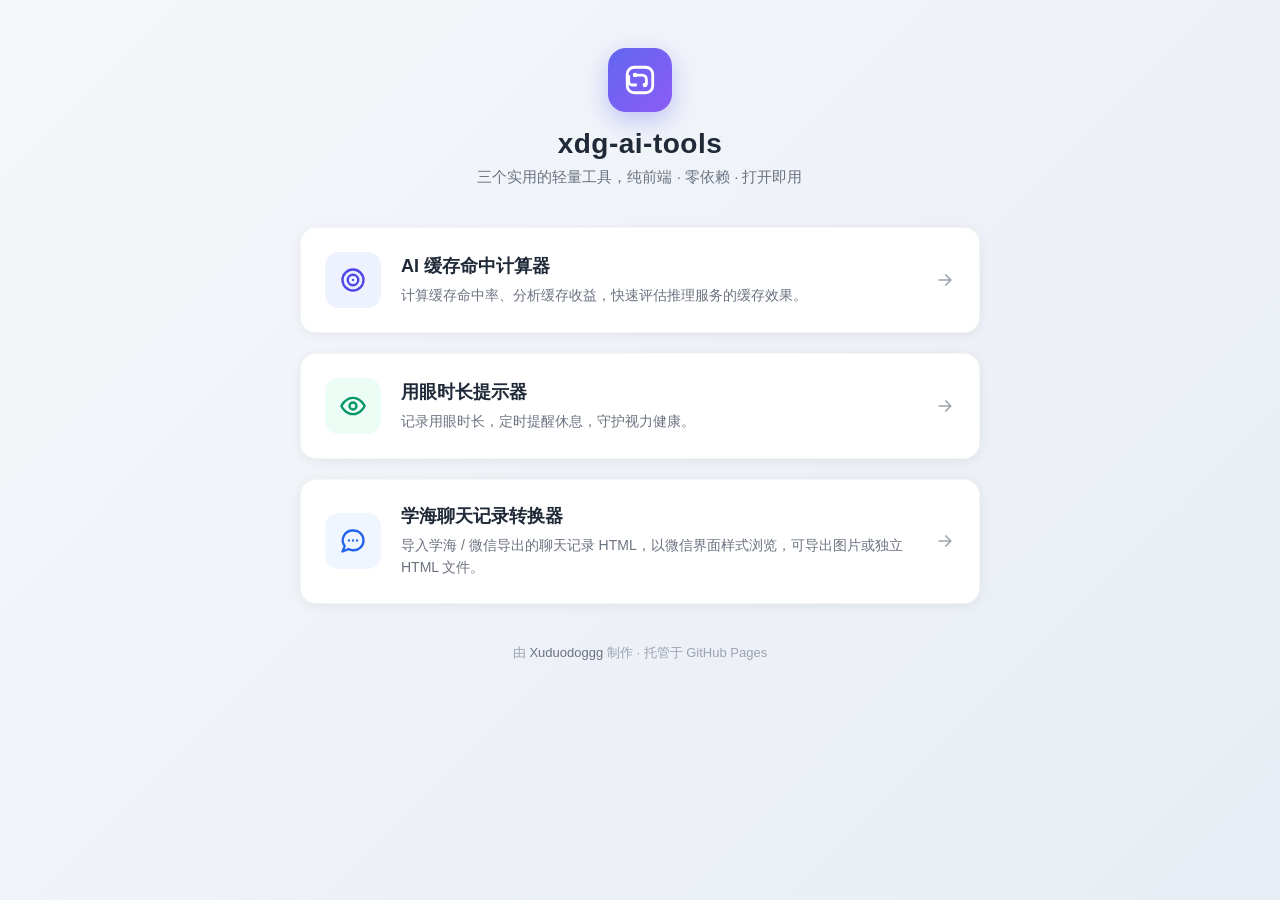
<file: index.html>
<!DOCTYPE html>
<html lang="zh-CN">
<head>
<meta charset="UTF-8">
<meta name="viewport" content="width=device-width, initial-scale=1.0">
<title>xdg-ai-tools · AI 工具集</title>
<style>
  * { margin: 0; padding: 0; box-sizing: border-box; }
  body {
    font-family: -apple-system, BlinkMacSystemFont, "Segoe UI", "PingFang SC", "Microsoft YaHei", sans-serif;
    background: linear-gradient(135deg, #f5f7fa 0%, #e8edf5 100%);
    min-height: 100vh;
    color: #1f2937;
  }
  .container { max-width: 720px; margin: 0 auto; padding: 48px 20px 60px; }
  header { text-align: center; margin-bottom: 40px; }
  header .logo {
    width: 64px; height: 64px; margin: 0 auto 16px;
    background: linear-gradient(135deg, #6366f1, #8b5cf6);
    border-radius: 18px;
    display: flex; align-items: center; justify-content: center;
    box-shadow: 0 8px 24px rgba(99, 102, 241, 0.35);
  }
  header h1 { font-size: 28px; font-weight: 700; letter-spacing: 0.5px; }
  header p { margin-top: 8px; color: #6b7280; font-size: 15px; }
  .grid { display: grid; grid-template-columns: 1fr; gap: 20px; }
  .card {
    background: #fff; border-radius: 16px; padding: 24px;
    text-decoration: none; color: inherit;
    display: flex; align-items: center; gap: 20px;
    box-shadow: 0 2px 12px rgba(0, 0, 0, 0.06);
    border: 1px solid rgba(0, 0, 0, 0.04);
    transition: transform 0.2s ease, box-shadow 0.2s ease;
  }
  .card:hover { transform: translateY(-3px); box-shadow: 0 8px 28px rgba(0, 0, 0, 0.12); }
  .card .icon {
    width: 56px; height: 56px; flex-shrink: 0;
    border-radius: 14px;
    display: flex; align-items: center; justify-content: center;
  }
  .icon.cache { background: #eef2ff; color: #4f46e5; }
  .icon.eye { background: #ecfdf5; color: #059669; }
  .icon.chat { background: #eff6ff; color: #2563eb; }
  .card .info h2 { font-size: 18px; font-weight: 600; }
  .card .info p { margin-top: 6px; color: #6b7280; font-size: 14px; line-height: 1.6; }
  .card .arrow { margin-left: auto; color: #9ca3af; flex-shrink: 0; }
  .card:hover .arrow { color: #4f46e5; }
  footer { text-align: center; margin-top: 40px; color: #9ca3af; font-size: 13px; }
  footer a { color: #6b7280; text-decoration: none; }
  footer a:hover { color: #4f46e5; }
</style>
</head>
<body>
<div class="container">
  <header>
    <div class="logo">
      <svg width="34" height="34" viewBox="0 0 24 24" fill="none" stroke="#fff" stroke-width="2" stroke-linecap="round" stroke-linejoin="round">
        <rect x="3" y="3" width="18" height="18" rx="5"/>
        <circle cx="8.5" cy="8.5" r="1.6" fill="#fff" stroke="none"/>
        <circle cx="15.5" cy="15.5" r="1.6" fill="#fff" stroke="none"/>
        <path d="M10 8.5h3.5a3 3 0 0 1 3 3V15"/>
        <path d="M9 15.5H6.5a2.5 2.5 0 0 1-2.5-2.5V9.5"/>
      </svg>
    </div>
    <h1>xdg-ai-tools</h1>
    <p>三个实用的轻量工具，纯前端 · 零依赖 · 打开即用</p>
  </header>

  <div class="grid">
    <a class="card" href="./tools/AI缓存命中计算器.html">
      <div class="icon cache">
        <svg width="28" height="28" viewBox="0 0 24 24" fill="none" stroke="currentColor" stroke-width="2" stroke-linecap="round" stroke-linejoin="round">
          <circle cx="12" cy="12" r="9"/>
          <circle cx="12" cy="12" r="4.5"/>
          <circle cx="12" cy="12" r="1" fill="currentColor" stroke="none"/>
        </svg>
      </div>
      <div class="info">
        <h2>AI 缓存命中计算器</h2>
        <p>计算缓存命中率、分析缓存收益，快速评估推理服务的缓存效果。</p>
      </div>
      <svg class="arrow" width="20" height="20" viewBox="0 0 24 24" fill="none" stroke="currentColor" stroke-width="2" stroke-linecap="round" stroke-linejoin="round">
        <path d="M5 12h14M13 6l6 6-6 6"/>
      </svg>
    </a>

    <a class="card" href="./tools/用眼时长提示器.html">
      <div class="icon eye">
        <svg width="28" height="28" viewBox="0 0 24 24" fill="none" stroke="currentColor" stroke-width="2" stroke-linecap="round" stroke-linejoin="round">
          <path d="M2 12s3.5-7 10-7 10 7 10 7-3.5 7-10 7-10-7-10-7z"/>
          <circle cx="12" cy="12" r="3"/>
        </svg>
      </div>
      <div class="info">
        <h2>用眼时长提示器</h2>
        <p>记录用眼时长，定时提醒休息，守护视力健康。</p>
      </div>
      <svg class="arrow" width="20" height="20" viewBox="0 0 24 24" fill="none" stroke="currentColor" stroke-width="2" stroke-linecap="round" stroke-linejoin="round">
        <path d="M5 12h14M13 6l6 6-6 6"/>
      </svg>
    </a>

    <a class="card" href="./tools/学海聊天记录转换器.html">
      <div class="icon chat">
        <svg width="28" height="28" viewBox="0 0 24 24" fill="none" stroke="currentColor" stroke-width="2" stroke-linecap="round" stroke-linejoin="round">
          <path d="M21 11.5a8.4 8.4 0 0 1-9 8.4 9 9 0 0 1-3.9-.9L3 21l1.9-4.6A8.4 8.4 0 0 1 12 3a8.4 8.4 0 0 1 9 8.5z"/>
          <path d="M8.5 11.5h.01M12 11.5h.01M15.5 11.5h.01"/>
        </svg>
      </div>
      <div class="info">
        <h2>学海聊天记录转换器</h2>
        <p>导入学海 / 微信导出的聊天记录 HTML，以微信界面样式浏览，可导出图片或独立 HTML 文件。</p>
      </div>
      <svg class="arrow" width="20" height="20" viewBox="0 0 24 24" fill="none" stroke="currentColor" stroke-width="2" stroke-linecap="round" stroke-linejoin="round">
        <path d="M5 12h14M13 6l6 6-6 6"/>
      </svg>
    </a>
  </div>

  <footer>
    由 <a href="https://github.com/Xuduodoggg" target="_blank" rel="noopener">Xuduodoggg</a> 制作 · 托管于 GitHub Pages
  </footer>
</div>
</body>
</html>
</file>
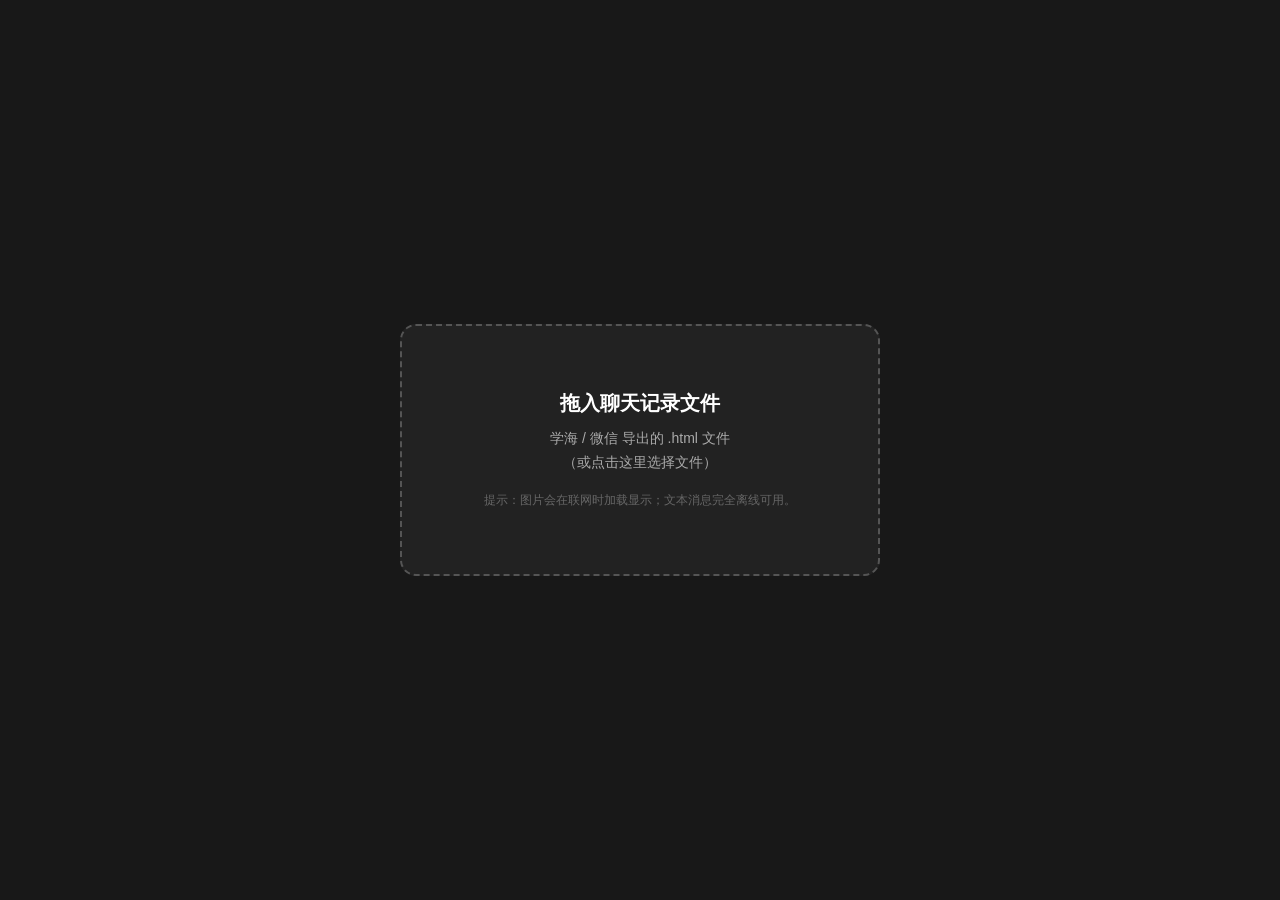
<file: 学海聊天记录转换器.html>
<!DOCTYPE html>
<html lang="zh-CN" data-page-node-id="M59OsC5sIGgF5kTLf7Bmer">
<head data-page-node-id="TFgwS96EGlDBpo0OTFHUdC">
<meta charset="UTF-8" data-page-node-id="1T5XlWutdSVQcEpRthJumo">
<meta name="viewport" content="width=device-width, initial-scale=1, maximum-scale=1, user-scalable=no" data-page-node-id="EocBGLDCfkwIWOyfWEegK4">
<meta name="format-detection" content="telephone=no" data-page-node-id="6QTzehazcgJ8dQBPdxiBtc">
<title>聊天记录转换器</title>
<style id="viewer-style">
  :root{
    --bg:#EDEDED; --panel:#FFFFFF; --green:#95EC69;
    --ink:#111111; --sub:#999999; --line:#E5E5E5;
    --brand:#07C160; --time:#B2B2B2;
  }
  *{box-sizing:border-box; -webkit-tap-highlight-color:transparent;}
  html,body{margin:0; padding:0; height:100%;}
  body{
    font-family:-apple-system,BlinkMacSystemFont,"Segoe UI","PingFang SC","Hiragino Sans GB","Microsoft YaHei",sans-serif;
    background:#181818; color:var(--ink);
  }

  /* ===== 拖拽区 ===== */
  #dropzone{
    position:fixed; inset:0; display:flex; align-items:center; justify-content:center;
    background:#181818; padding:24px; z-index:10;
  }
  #dropzone .dz-box{
    width:100%; max-width:480px; border:2px dashed #555; border-radius:16px;
    padding:64px 24px; text-align:center; cursor:pointer; transition:.2s;
    background:#222; color:#fff;
  }
  #dropzone .dz-box.drag{border-color:#07C160; background:#1c2a22;}
  #dropzone .dz-title{font-size:20px; font-weight:600; color:#fff; margin-bottom:10px;}
  #dropzone .dz-hint{font-size:14px; color:#aaa; line-height:1.7;}
  #dropzone .dz-sub{font-size:12px; color:#666; margin-top:16px; line-height:1.6;}
  #dropzone input{display:none;}

  /* ===== 转换器配置条 ===== */
  #convbar{
    display:none; max-width:480px; margin:0 auto; padding:10px 12px;
    display:flex; align-items:center; gap:8px;
  }
  #convbar input{
    flex:1; min-width:0; height:36px; padding:0 10px; border:1px solid #444;
    border-radius:8px; background:#222; color:#fff; font-size:14px; outline:none;
  }
  #convbar input:focus{border-color:var(--brand);}
  #convbar .btn{
    flex:none; height:36px; padding:0 14px; border-radius:8px; font-size:13px; cursor:pointer;
    background:#333; color:#fff; border:none;
  }
  #convbar .btn.primary{background:var(--brand); color:#fff; font-weight:500;}
  #convbar .info{flex:none; font-size:12px; color:#888;}

  /* ===== 微信查看器（复刻微信聊天界面） ===== */
  .stage{display:flex; justify-content:center; align-items:stretch; min-height:100vh;}
  .phone{
    position:relative; width:100%; max-width:480px; background:var(--bg);
    display:flex; flex-direction:column; height:100vh; height:100dvh;
    box-shadow:0 0 0 1px rgba(0,0,0,.15), 0 8px 40px rgba(0,0,0,.35);
  }
  @media (min-width:520px){
    .phone{height:92vh; margin:4vh auto; border-radius:18px; overflow:hidden;}
  }
  .topbar{
    flex:none; display:flex; align-items:center; gap:4px;
    height:52px; padding:0 6px; background:#EDEDED; border-bottom:1px solid var(--line);
  }
  .topbar .ic{
    width:38px; height:38px; border:none; background:transparent; color:#181818;
    font-size:22px; line-height:1; cursor:pointer; display:flex; align-items:center;
    justify-content:center; border-radius:8px;
  }
  .topbar .ic:active{background:#E0E0E0;}
  .topbar .title{flex:1; text-align:center; font-size:17px; font-weight:600; color:#181818;}
  .topbar .title small{font-weight:400; color:#888; font-size:13px; margin-left:2px;}

  .toolbar{
    flex:none; display:flex; align-items:center; gap:8px; padding:8px 10px;
    background:#F7F7F7; border-bottom:1px solid var(--line);
  }
  .toolbar input{
    flex:1; min-width:0; height:34px; padding:0 10px; border:1px solid #DCDCDC;
    border-radius:8px; font-size:14px; background:#fff; outline:none;
  }
  .toolbar input:focus{border-color:var(--brand);}
  .toolbar select{
    height:34px; max-width:96px; border:1px solid #DCDCDC; border-radius:8px;
    background:#fff; font-size:13px; color:#333; outline:none; padding:0 4px;
  }
  .toolbar .btn{
    flex:none; height:34px; padding:0 12px; border:1px solid #DCDCDC; border-radius:8px;
    background:#fff; color:#333; font-size:13px; cursor:pointer;
  }
  .toolbar .btn:active{background:#EFEFEF;}
  .toolbar .btn.primary{background:var(--brand); border-color:var(--brand); color:#fff; font-weight:500;}

  .chat{flex:1; overflow-y:auto; padding:14px 12px 20px; -webkit-overflow-scrolling:touch;}

  .dayline{text-align:center; margin:10px 0 12px;}
  .dayline span{display:inline-block; padding:3px 10px; background:#D7D7D7; color:#fff; font-size:12px; border-radius:4px;}
  .timeline{text-align:center; margin:8px 0;}
  .timeline span{font-size:11px; color:var(--time);}

  .msg{
    display:flex; margin:8px 0; align-items:flex-start; user-select:none;
    content-visibility:auto; contain-intrinsic-size:auto 90px;
  }
  .msg .avatar{
    flex:none; width:40px; height:40px; border-radius:6px; color:#fff; font-size:17px;
    font-weight:500; display:flex; align-items:center; justify-content:center;
    box-shadow:0 1px 2px rgba(0,0,0,.12);
  }
  .msg .body{max-width:78%; display:flex; flex-direction:column;}
  .msg .name{font-size:12px; color:var(--sub); margin:0 0 2px 2px;}
  .bubble{
    position:relative; padding:9px 12px; font-size:16px; line-height:1.45;
    word-break:break-word; white-space:pre-wrap; border-radius:8px;
    box-shadow:0 1px 1px rgba(0,0,0,.04);
  }
  .msg.left .bubble{background:#fff; color:#111; border-top-left-radius:2px;}
  .msg.right{flex-direction:row-reverse;}
  .msg.right .bubble{background:var(--green); color:#111; border-top-right-radius:2px;}
  .msg.right .name{display:none;}
  .bubble .emoji{font-size:18px; vertical-align:-2px;}
  .bubble img.img{
    display:block; max-width:220px; max-height:320px; border-radius:4px;
    background:#f0f0f0; margin:0; min-width:60px; min-height:40px;
  }
  .msg.right .bubble img.img{background:#d6e8c0;}

  .msg .selmark{
    flex:none; align-self:center; width:20px; height:20px; margin:0 6px;
    border:1.5px solid #C0C0C0; border-radius:50%; background:#fff;
    display:none; align-items:center; justify-content:center; color:#fff; font-size:13px;
  }
  body.selecting .msg .selmark{display:flex;}
  .msg.selected .selmark{background:var(--brand); border-color:var(--brand);}
  .msg.selected .bubble{box-shadow:0 0 0 2px var(--brand);}

  .fab{
    position:absolute; right:14px; bottom:16px; width:42px; height:42px; border-radius:50%;
    background:#fff; border:1px solid var(--line); box-shadow:0 3px 10px rgba(0,0,0,.15);
    color:#555; font-size:20px; display:flex; align-items:center; justify-content:center;
    cursor:pointer; z-index:5;
  }

  .actionbar{
    flex:none; display:none; align-items:center; gap:10px; padding:10px 12px;
    background:#fff; border-top:1px solid var(--line);
  }
  body.selecting .actionbar{display:flex;}
  .actionbar .cnt{font-size:14px; color:#333; flex:1;}
  .actionbar .btn{height:36px; padding:0 14px; border-radius:8px; font-size:14px; cursor:pointer; border:none;}
  .actionbar .btn.gray{background:#F0F0F0; color:#333;}
  .actionbar .btn.green{background:var(--brand); color:#fff; font-weight:500;}

  .modal{
    position:fixed; inset:0; background:rgba(0,0,0,.5); z-index:50;
    display:none; align-items:center; justify-content:center; padding:16px;
  }
  .modal.show{display:flex;}
  .modal .sheet{
    background:#fff; border-radius:14px; width:100%; max-width:520px; max-height:86vh;
    display:flex; flex-direction:column; overflow:hidden;
  }
  .modal .h{flex:none; display:flex; align-items:center; padding:14px 16px; border-bottom:1px solid var(--line);}
  .modal .h .t{flex:1; font-size:16px; font-weight:600;}
  .modal .h .x{width:32px; height:32px; border:none; background:#F0F0F0; border-radius:8px; font-size:16px; cursor:pointer;}
  .modal .grid{flex:1; overflow-y:auto; padding:12px; display:grid; grid-template-columns:repeat(3,1fr); gap:8px;}
  .modal .grid .g{position:relative; cursor:pointer;}
  .modal .grid .g img{width:100%; height:auto; border-radius:6px; display:block; background:#f0f0f0;}
  .modal .foot{flex:none; padding:12px 16px; border-top:1px solid var(--line); font-size:12px; color:#888; line-height:1.5;}
</style>
</head>
<body data-page-node-id="Ev1LgtNf7XMGvyPbHDcnUF">

  <!-- 拖拽区 -->
  <div id="dropzone" data-page-node-id="yxCvWrqTUHP8CNriwKUuBA">
    <div class="dz-box" id="dzBox" data-page-node-id="gxhFNn88VUvAw3D4rOQvAR">
      <div class="dz-title" data-page-node-id="kgiLh778khS0BeMBYDT4rb">拖入聊天记录文件</div>
      <div class="dz-hint" data-page-node-id="qBytVcqTXqB8g6bEbzOlgW">学海 / 微信 导出的 .html 文件<br data-page-node-id="nXbUnawLxreSquWLCZvquQ">（或点击这里选择文件）</div>
      <div class="dz-sub" data-page-node-id="GONCxOZkrCnqZQNI7OHnmM">提示：图片会在联网时加载显示；文本消息完全离线可用。</div>
    </div>
    <input type="file" id="fileInput" accept=".html,.htm" data-page-node-id="5lV1fACOhprR0IzsFyg0Ys">
  </div>

  <!-- 转换器配置条 -->
  <div id="convbar" data-page-node-id="XRlgJRYgwL0Es2zbDiPjQn">
    <input id="selfName" placeholder="我的昵称（右侧绿气泡，可留空）" data-page-node-id="I4pGfsHWVdOqMGxRF84IZd">
    <button class="btn" id="btnExportHtml" data-page-node-id="hNW5Y0I3G624dVeMF2xPJ7">导出HTML</button>
    <button class="btn" id="btnReset" data-page-node-id="iiuwhgcbgIhyUf3xMEJQcK">换文件</button>
    <span class="info" id="fileInfo" data-page-node-id="cMsJo4yR4RFvwmPAXsT2wS"></span>
  </div>

  <!-- 微信查看器 -->
  <div id="viewer" style="display:none;" data-page-node-id="u9to0bu9UnhPEejDHufLch">
    <div class="stage" data-page-node-id="qJMSFFz3ke8FmSRIYYsvB4">
      <div class="phone" id="phone" data-page-node-id="TNTG0VZevsBSSel0A4Inz2">
        <header class="topbar" data-page-node-id="ijrJQ4tmR0eIa52ewljVQD">
          <button class="ic" id="btnTop" title="回到顶部" data-page-node-id="0p5FGAvUypzRxy3DXsAoRn">↑</button>
          <div class="title" id="titleText" data-page-node-id="c7UJMgOg5p81Ox9zKfqvfE">聊天记录<small id="msgCount" data-page-node-id="VcK5xMJ51aHyk0h4tOipHh"></small></div>
          <button class="ic" id="btnBottom" title="到底部" data-page-node-id="plKx4owcRL0kq6Z51kdKEw">↓</button>
        </header>

        <div class="toolbar" data-page-node-id="8TxSS7KrdrtoKvgeeJuUUl">
          <input id="search" type="search" placeholder="搜索内容 / 发送人" data-page-node-id="WU0Fvlf5BvkxeS8xhcfwuo">
          <select id="month" data-page-node-id="6AGMDPl9OQSABNokWGORnB"></select>
          <button class="btn" id="btnSelect" data-page-node-id="xhA8Fjfc4Yj8478grZqzcb">选择</button>
          <button class="btn primary" id="btnGallery" data-page-node-id="afATrpCcFI8CJFis1AaQva">图片库</button>
        </div>

        <div class="chat" id="chat" data-page-node-id="LbBVnpIFB9gJMgxJvP2MGX"></div>

        <button class="fab" id="btnJumpTop" title="回到顶部" data-page-node-id="YGdDK6bWPICba9xyP9ukaa">↑</button>

        <div class="actionbar" data-page-node-id="yvc8TgjQJgrw7MNg2Ka8u1">
          <span class="cnt" id="selCnt" data-page-node-id="J7OlXnvVsVzrwqSa3vq335">已选 0 条</span>
          <button class="btn gray" id="btnAll" data-page-node-id="W2dcbk4h1gvHEBnP6NYRCF">全选</button>
          <button class="btn gray" id="btnClear" data-page-node-id="RyHHDDbIM1dOvxaK7hZb1j">清空</button>
          <button class="btn green" id="btnExport" data-page-node-id="gKIzjH8jd4hp5BC3eEei4l">导出图片</button>
          <button class="btn gray" id="btnCancel" data-page-node-id="ucxxghgplaEhXWvxis3sRM">取消</button>
        </div>
      </div>
    </div>
  </div>

  <!-- 图片库 -->
  <div class="modal" id="galleryModal" data-page-node-id="FVhXAYuioEPc7CXYwuOEdh">
    <div class="sheet" data-page-node-id="BBGFDOPgZjiCa3A5bY3wRE">
      <div class="h" data-page-node-id="rAf1Nv2KrgtDETc06PYrht">
        <span class="t" data-page-node-id="Y9iVXRi6kzrK2wIT3Vw6hN">图片库（<span id="gCount" data-page-node-id="FjAoWKdXRu5jN7f70uyuH2"></span>）</span>
        <button class="x" id="btnGalleryClose" data-page-node-id="sBpUA7ggwHITbYHZuv2eoA">✕</button>
      </div>
      <div class="grid" id="gGrid" data-page-node-id="bGVOAC5VdVHpFPtuEBssq7"></div>
      <div class="foot" data-page-node-id="S0fIdIE0wYW6ydreyFGUQN">图片为在线链接，联网时显示。点击可查看大图。</div>
    </div>
  </div>

<script id="viewer-js">
/* ===== 微信查看器逻辑（同时用于本页和「导出HTML」生成的独立文件） ===== */
function getData(){ return window.DATA || []; }
function getSelf(){ return window.SELF || ""; }
function getTitle(){ return window.TITLE || "聊天记录"; }

var EMOJI = {
  "[抱拳]":"🙏","[合十]":"🙏","[玫瑰]":"🌹","[握手]":"🤝","[拥抱]":"🤗",
  "[呲牙]":"😁","[鼓掌]":"👏","[鲜花]":"💐","[语音]":"🎤","[苦笑]":"😅"
};
var PALETTE = ["#5B8DEF","#7BC675","#F2A65A","#E56B6B","#6CB9D6","#9B8DE8","#E88BB5","#58B8A6","#E8A75A","#7C8FE0","#62C3B3","#D98BC8"];
function avatarColor(name){
  var h=0; for(var i=0;i<name.length;i++){h=(h*31+name.charCodeAt(i))>>>0;}
  return PALETTE[h%PALETTE.length];
}
function esc(s){ return String(s).replace(/&/g,"&amp;").replace(/</g,"&lt;").replace(/>/g,"&gt;"); }
function renderText(t){
  var s=esc(t);
  s=s.replace(/\[[^\]]{1,4}\]/g,function(m){ return EMOJI[m]?('<span class="emoji">'+EMOJI[m]+'</span>'):m; });
  s=s.split("\n").map(function(l){return l.replace(/^[ \t\u2005]+/,"");}).join("\n");
  return s;
}
function pad(n){return (n<10?"0":"")+n;}
function fmtTime(dt){ var h=+dt.slice(11,13), m=dt.slice(14,16); var tag=h<6?"凌晨":h<9?"早上":h<12?"上午":h<14?"中午":h<18?"下午":"晚上"; return tag+" "+pad(h)+":"+m; }
function fmtDay(dt){ return +dt.slice(0,4)+"年"+ +dt.slice(5,7)+"月"+ +dt.slice(8,10)+"日"; }
function monthKey(dt){ return dt.slice(0,7); }

var chat=document.getElementById("chat");
var selected=new Set();
var selectMode=false;
var filter="";

/* 图片懒加载：只在接近可视区域时才加载/解码 */
var imgObserver = ("IntersectionObserver" in window) ? new IntersectionObserver(function(entries){
  entries.forEach(function(en){
    if(en.isIntersecting){
      var im=en.target;
      if(im.dataset.src){ im.src=im.dataset.src; im.removeAttribute("data-src"); }
      imgObserver.unobserve(im);
    }
  });
}, {root: chat, rootMargin: "600px"}) : null;

function isSelf(m){ return m.n===getSelf(); }
function buildMsg(m,i){
  var el=document.createElement("div");
  el.className="msg "+(isSelf(m)?"right":"left");
  el.dataset.i=i;
  var name=m.n||"";
  var av=document.createElement("div");
  av.className="avatar"; av.style.background=avatarColor(name); av.textContent=name.charAt(0);
  var sel=document.createElement("div"); sel.className="selmark"; sel.textContent="✓";
  var body=document.createElement("div"); body.className="body";
  var bub=document.createElement("div"); bub.className="bubble";
  if(m.t==="text"){
    bub.innerHTML=renderText(m.x);
  }else if(m.t==="img"){
    var im=document.createElement("img");
    im.className="img"; im.draggable=false; im.alt="图片";
    if(m.w && m.h){
      var dw=Math.min(220, m.w), dh=dw*m.h/m.w;
      if(dh>320){ dh=320; dw=dh*m.w/m.h; }
      im.style.width=Math.round(dw)+"px";
      im.style.height=Math.round(dh)+"px";
    }
    if(imgObserver){ im.dataset.src=m.img; imgObserver.observe(im); }
    else { im.src=m.img; }
    bub.appendChild(im);
  }
  if(!isSelf(m)){
    var nm=document.createElement("div"); nm.className="name"; nm.textContent=name; body.appendChild(nm);
  }
  body.appendChild(bub);
  el.appendChild(av); el.appendChild(body); el.appendChild(sel);
  el.addEventListener("click",function(){ if(selectMode){ toggle(i,el); } });
  return el;
}
function toggle(i,el){
  if(selected.has(i)){selected.delete(i); el.classList.remove("selected");}
  else{selected.add(i); el.classList.add("selected");}
  updateSelCnt();
}
/* 分片渲染 */
var renderList=[], renderPos=0, renderLastDay=null, renderLastTs=0, renderTimer=null, scrollToBottomOnDone=false;
function render(){
  var DATA=getData();
  renderList=[];
  var kw=filter.toLowerCase();
  DATA.forEach(function(m,i){
    if(kw){
      var hay=(m.n+" "+(m.x||"")).toLowerCase();
      if(hay.indexOf(kw)<0) return;
    }
    renderList.push({m:m, i:i});
  });
  chat.innerHTML="";
  renderPos=0; renderLastDay=null; renderLastTs=0;
  document.getElementById("msgCount").textContent="("+DATA.length+")";
  if(renderTimer){ clearTimeout(renderTimer); }
  scheduleChunk();
}
function scheduleChunk(){
  if(renderPos<renderList.length){ renderTimer=setTimeout(renderChunk,0); }
}
function renderChunk(){
  var CHUNK=200;
  var frag=document.createDocumentFragment();
  var end=Math.min(renderPos+CHUNK, renderList.length);
  for(; renderPos<end; renderPos++){
    var it=renderList[renderPos], m=it.m, i=it.i;
    var day=(m.d||"").slice(0,10);
    if(day!==renderLastDay){
      var dl=document.createElement("div"); dl.className="dayline";
      var ds=document.createElement("span"); ds.textContent=fmtDay(m.d); dl.appendChild(ds);
      frag.appendChild(dl);
      renderLastDay=day; renderLastTs=0;
    }
    var ts=new Date((m.d||"").replace(" ","T")).getTime();
    if(renderLastTs && (ts-renderLastTs)>15*60*1000){
      var tl=document.createElement("div"); tl.className="timeline";
      var ts2=document.createElement("span"); ts2.textContent=fmtTime(m.d); tl.appendChild(ts2);
      frag.appendChild(tl);
    }
    renderLastTs=ts;
    var el=buildMsg(m,i);
    if(selected.has(i)) el.classList.add("selected");
    frag.appendChild(el);
  }
  chat.appendChild(frag);
  updateSelCnt();
  if(renderPos<renderList.length){ scheduleChunk(); }
  else if(scrollToBottomOnDone){ chat.scrollTop=chat.scrollHeight; }
}
function setSelectMode(v){
  selectMode=v;
  document.body.classList.toggle("selecting",v);
}
function updateSelCnt(){ document.getElementById("selCnt").textContent="已选 "+selected.size+" 条"; }

/* ===== 月份跳转 ===== */
function initMonth(){
  var DATA=getData();
  var monthSel=document.getElementById("month");
  monthSel.innerHTML="";
  var months=[], seen={};
  DATA.forEach(function(m){ var k=monthKey(m.d); if(!seen[k]){seen[k]=1; months.push(k);} });
  months.forEach(function(k){
    var o=document.createElement("option"); o.value=k; o.textContent=k; monthSel.appendChild(o);
  });
}
function scrollToMsg(i){
  var node=chat.querySelector('.msg[data-i="'+i+'"]');
  if(node) node.scrollIntoView({block:"start"});
}

/* ===== 事件绑定 ===== */
document.getElementById("btnSelect").addEventListener("click",function(){ setSelectMode(!selectMode); });
document.getElementById("btnCancel").addEventListener("click",function(){ setSelectMode(false); });
document.getElementById("btnAll").addEventListener("click",function(){
  renderList.forEach(function(it){ selected.add(it.i); });
  chat.querySelectorAll(".msg").forEach(function(n){ n.classList.add("selected"); });
  updateSelCnt();
});
document.getElementById("btnClear").addEventListener("click",function(){
  selected.clear();
  chat.querySelectorAll(".msg.selected").forEach(function(n){ n.classList.remove("selected"); });
  updateSelCnt();
});
document.getElementById("search").addEventListener("input",function(){ filter=this.value.trim(); render(); });
document.getElementById("month").addEventListener("change",function(){
  var k=this.value; if(!k) return;
  var DATA=getData();
  for(var i=0;i<DATA.length;i++){ if(monthKey(DATA[i].d)===k){ scrollToMsg(i); break; } }
});
document.getElementById("btnJumpTop").addEventListener("click",function(){ chat.scrollTo({top:0,behavior:"smooth"}); });
document.getElementById("btnTop").addEventListener("click",function(){ chat.scrollTo({top:0,behavior:"smooth"}); });
document.getElementById("btnBottom").addEventListener("click",function(){ chat.scrollTo({top:chat.scrollHeight,behavior:"smooth"}); });

/* ===== 图片库 ===== */
var galleryModal=document.getElementById("galleryModal");
document.getElementById("btnGallery").addEventListener("click",function(){
  var DATA=getData();
  var g=document.getElementById("gGrid"); g.innerHTML="";
  var cnt=0;
  DATA.forEach(function(m){
    if(m.t!=="img") return;
    cnt++;
    var box=document.createElement("div"); box.className="g";
    var im=document.createElement("img"); im.src=m.img; im.loading="lazy";
    im.addEventListener("click",function(){ window.open(m.img,"_blank"); });
    box.appendChild(im); g.appendChild(box);
  });
  document.getElementById("gCount").textContent=cnt;
  galleryModal.classList.add("show");
});
document.getElementById("btnGalleryClose").addEventListener("click",function(){ galleryModal.classList.remove("show"); });
galleryModal.addEventListener("click",function(e){ if(e.target===galleryModal) galleryModal.classList.remove("show"); });

/* ===== 导出为图片（Canvas 绘制；远程图片无 CORS，画占位框避免污染 canvas） ===== */
var EXPORT_WIDTH=480, EXPORT_SCALE=2;
var FONT_TEXT="16px -apple-system,'PingFang SC','Microsoft YaHei',sans-serif";
document.getElementById("btnExport").addEventListener("click",exportImage);
function prepareText(t){
  var s=String(t);
  s=s.replace(/\[[^\]]{1,4}\]/g,function(m){return EMOJI[m]||m;});
  s=s.split("\n").map(function(l){return l.replace(/^[ \t\u2005]+/,"");}).join("\n");
  return s;
}
function wrapText(text,maxW){
  var c=document.createElement("canvas").getContext("2d"); c.font=FONT_TEXT;
  var lines=[];
  text.split("\n").forEach(function(p){
    if(p===""){lines.push("");return;}
    var cur="";
    for(var i=0;i<p.length;i++){ var ch=p[i]; var test=cur+ch; if(c.measureText(test).width<=maxW) cur=test; else{ if(cur) lines.push(cur); cur=ch; } }
    if(cur) lines.push(cur);
  });
  return lines;
}
function roundRect(ctx,x,y,w,h,r){
  if(typeof r==="number") r={tl:r,tr:r,br:r,bl:r};
  ctx.beginPath();
  ctx.moveTo(x+r.tl,y);
  ctx.lineTo(x+w-r.tr,y); ctx.quadraticCurveTo(x+w,y,x+w,y+r.tr);
  ctx.lineTo(x+w,y+h-r.br); ctx.quadraticCurveTo(x+w,y+h,x+w-r.br,y+h);
  ctx.lineTo(x+r.bl,y+h); ctx.quadraticCurveTo(x,y+h,x,y+h-r.bl);
  ctx.lineTo(x,y+r.tl); ctx.quadraticCurveTo(x,y,x+r.tl,y);
  ctx.closePath();
}
function exportImage(){
  var DATA=getData();
  var idx=[...selected].sort(function(a,b){return a-b;});
  if(idx.length===0){ alert("请先点「选择」并勾选要导出的消息"); return; }
  if(idx.length>300){ alert("所选消息过多，建议分多次导出（每次 ≤300 条）"); return; }

  var W=EXPORT_WIDTH, padX=12, padTop=14, padBot=20, avW=40, gap=8;
  var TEXT_MAX=340, IMG_MAX_W=220, IMG_MAX_H=320;
  var padVY=9, padHX=12, lineH=23, msgGap=8;

  var items=[]; var y=0; var headerH=64;
  items.push({type:"header",y:y,h:headerH}); y+=headerH; y+=padTop;
  var lastDay=null,lastTs=0;
  idx.forEach(function(i){
    var m=DATA[i];
    var day=(m.d||"").slice(0,10);
    if(day!==lastDay){ var dh=10+22+10; items.push({type:"day",y:y,h:dh,text:fmtDay(m.d)}); y+=dh; lastDay=day; lastTs=0; }
    var ts=new Date((m.d||"").replace(" ","T")).getTime();
    if(lastTs && (ts-lastTs)>15*60*1000){ var th=4+11+4; items.push({type:"time",y:y,h:th,text:fmtTime(m.d)}); y+=th; }
    lastTs=ts;
    var self=isSelf(m);
    var nameH=self?0:(15+2);
    var bw,bh,lines,maxLW,iw,ih;
    if(m.t==="text"){
      lines=wrapText(prepareText(m.x), TEXT_MAX-2*padHX);
      var c=document.createElement("canvas").getContext("2d"); c.font=FONT_TEXT;
      var mx=0; for(var li=0;li<lines.length;li++){ var w=c.measureText(lines[li]).width; if(w>mx) mx=w; }
      maxLW=mx;
      bw=Math.min(TEXT_MAX, Math.ceil(maxLW)+2*padHX);
      bh=padVY*2 + lines.length*lineH;
    }else{
      iw=IMG_MAX_W; ih=140;
      bw=iw+2*padHX; bh=ih+2*padVY;
    }
    var rowH=Math.max(avW, nameH+bh);
    items.push({type:"msg",y:y,h:rowH,m:m,self:self,lines:lines,bw:bw,bh:bh,iw:iw,ih:ih});
    y+=rowH; y+=msgGap;
  });
  y+=padBot; var H=y;

  var scale=EXPORT_SCALE;
  var canvas=document.createElement("canvas");
  canvas.width=W*scale; canvas.height=H*scale;
  var ctx=canvas.getContext("2d");
  ctx.scale(scale,scale); ctx.textBaseline="top";
  ctx.fillStyle="#EDEDED"; ctx.fillRect(0,0,W,H);

  items.forEach(function(it){
    if(it.type==="header"){
      ctx.fillStyle="#E5E5E5"; ctx.fillRect(0,it.y+it.h-1,W,1);
      ctx.fillStyle="#181818"; ctx.font="600 16px -apple-system,'PingFang SC',sans-serif"; ctx.textAlign="center";
      ctx.fillText(getTitle(), W/2, it.y+10);
      ctx.font="12px -apple-system,'PingFang SC',sans-serif"; ctx.fillStyle="#999";
      var sub="共 "+idx.length+" 条消息 · "+fmtDay(DATA[idx[0]].d)+" — "+fmtDay(DATA[idx[idx.length-1]].d);
      ctx.fillText(sub, W/2, it.y+32); ctx.textAlign="start";
    } else if(it.type==="day"){
      ctx.font="12px -apple-system,'PingFang SC',sans-serif";
      var pillW=ctx.measureText(it.text).width+20, pillH=22;
      var px=(W-pillW)/2, py=it.y+10;
      ctx.fillStyle="#D7D7D7"; roundRect(ctx,px,py,pillW,pillH,4); ctx.fill();
      ctx.fillStyle="#fff"; ctx.textAlign="center"; ctx.fillText(it.text, W/2, py+5); ctx.textAlign="start";
    } else if(it.type==="time"){
      ctx.font="11px -apple-system,'PingFang SC',sans-serif"; ctx.fillStyle="#B2B2B2"; ctx.textAlign="center";
      ctx.fillText(it.text, W/2, it.y+4); ctx.textAlign="start";
    } else if(it.type==="msg"){
      var avX=it.self ? (W-padX-avW) : padX;
      var avY=it.y;
      ctx.fillStyle=avatarColor(it.m.n||""); roundRect(ctx,avX,avY,avW,avW,{tl:6,tr:6,br:6,bl:6}); ctx.fill();
      ctx.fillStyle="#fff"; ctx.font="500 17px -apple-system,'PingFang SC',sans-serif"; ctx.textAlign="center";
      ctx.fillText((it.m.n||"").charAt(0), avX+avW/2, avY+10.5); ctx.textAlign="start";
      var nameH=it.self?0:(15+2);
      if(!it.self){ ctx.font="12px -apple-system,'PingFang SC',sans-serif"; ctx.fillStyle="#999"; ctx.fillText(it.m.n, avX+avW+gap+2, avY); }
      var bubX=it.self ? (avX-gap-it.bw) : (avX+avW+gap);
      var bubY=avY+nameH;
      ctx.fillStyle=it.self?"#95EC69":"#fff";
      var rr=8;
      if(it.self) roundRect(ctx,bubX,bubY,it.bw,it.bh,{tl:rr,tr:2,br:rr,bl:rr});
      else roundRect(ctx,bubX,bubY,it.bw,it.bh,{tl:2,tr:rr,br:rr,bl:rr});
      ctx.fill();
      if(it.m.t==="text"){
        ctx.font=FONT_TEXT; ctx.fillStyle="#111";
        var tx=bubX+padHX, ty=bubY+padVY;
        for(var li=0;li<it.lines.length;li++){ ctx.fillText(it.lines[li], tx, ty+li*lineH); }
      }else{
        var ix=bubX+padHX, iy=bubY+padVY;
        ctx.fillStyle="#e8e8e8"; roundRect(ctx,ix,iy,it.iw,it.ih,4); ctx.fill();
        ctx.fillStyle="#999"; ctx.font="13px sans-serif"; ctx.textAlign="center";
        ctx.fillText("图片（需在线查看）", ix+it.iw/2, iy+it.ih/2); ctx.textAlign="start";
      }
    }
  });

  canvas.toBlob(function(blob){
    if(!blob){alert("生成失败");return;}
    var a=document.createElement("a");
    a.href=URL.createObjectURL(blob);
    a.download=(getTitle()||"聊天记录")+"_聊天记录.png";
    document.body.appendChild(a); a.click(); document.body.removeChild(a);
    setTimeout(function(){URL.revokeObjectURL(a.href);},3000);
  },"image/png");
}

/* ===== 启动（设置标题 + 渲染） ===== */
function bootViewer(){
  document.getElementById("titleText").innerHTML = esc(getTitle()) + '<small id="msgCount"></small>';
  render();
  initMonth();
}
</script>

<script>
/* ===== 转换器逻辑：拖拽/选择文件 → 解析 → 显示 ===== */
(function(){
  var dz = document.getElementById("dropzone");
  var dzBox = document.getElementById("dzBox");
  var fileInput = document.getElementById("fileInput");
  var convbar = document.getElementById("convbar");
  var viewer = document.getElementById("viewer");
  var selfName = document.getElementById("selfName");
  var fileInfo = document.getElementById("fileInfo");

  function parseSource(text){
    var m = text.match(/var\s+array\s*=\s*(\[[\s\S]*?\])\s*;\s*var\s+html/);
    if(!m) m = text.match(/var\s+array\s*=\s*(\[[\s\S]*\])/);
    if(!m) return null;
    var arr;
    try { arr = new Function("return " + m[1] + ";")(); }
    catch(e){ return null; }
    if(!Array.isArray(arr)) return null;
    var msgs = [];
    arr.forEach(function(o){
      if(!o || typeof o!=="object") return;
      var t = o.type || "";
      if(t==="GROUP_TEXT" || t==="SINGLE_TEXT"){
        msgs.push({t:"text", n:o.fromName||"", d:o.datetime||"", ts:o.createdTime||0, x:o.content||""});
      } else if(t==="GROUP_IMAGE" || t==="SINGLE_IMAGE"){
        var c={}; try{ c=JSON.parse(o.content||"{}"); }catch(e){}
        var url = c.serverimg_url || c.serverpath || "";
        if(url) msgs.push({t:"img", n:o.fromName||"", d:o.datetime||"", ts:o.createdTime||0, img:url, w:c.img_width, h:c.img_height});
      }
    });
    msgs.sort(function(a,b){ return (a.ts||0)-(b.ts||0); });
    return msgs;
  }

  function handleFile(file){
    if(!file) return;
    var stem = (file.name||"聊天记录").replace(/\.html?$/i,"");
    var reader = new FileReader();
    reader.onload = function(){
      var msgs = parseSource(String(reader.result));
      if(!msgs || !msgs.length){
        alert("未能解析该文件，请确认是「学海/微信」导出的聊天 HTML。");
        return;
      }
      window.DATA = msgs;
      window.TITLE = stem;
      window.SELF = selfName.value.trim();
      fileInfo.textContent = "共 "+msgs.length+" 条";
      dz.style.display = "none";
      convbar.style.display = "flex";
      viewer.style.display = "block";
      scrollToBottomOnDone = true;
      bootViewer();
    };
    reader.readAsText(file);
  }

  // 点击选择文件
  dzBox.addEventListener("click", function(){ fileInput.click(); });
  fileInput.addEventListener("change", function(){ handleFile(fileInput.files[0]); });

  // 拖拽
  ["dragenter","dragover"].forEach(function(ev){
    dz.addEventListener(ev, function(e){ e.preventDefault(); e.stopPropagation(); dzBox.classList.add("drag"); });
  });
  ["dragleave","drop"].forEach(function(ev){
    dz.addEventListener(ev, function(e){ e.preventDefault(); e.stopPropagation(); dzBox.classList.remove("drag"); });
  });
  dz.addEventListener("drop", function(e){
    var files = e.dataTransfer && e.dataTransfer.files;
    if(files && files.length){ handleFile(files[0]); }
  });

  // 我的昵称：修改后重新渲染
  selfName.addEventListener("change", function(){
    window.SELF = this.value.trim();
    if(window.DATA){ render(); }
  });

  // 换文件
  document.getElementById("btnReset").addEventListener("click", function(){
    window.DATA = null;
    selected.clear();
    setSelectMode(false);
    dz.style.display = "flex";
    convbar.style.display = "none";
    viewer.style.display = "none";
    fileInput.value = "";
  });

  // 导出 HTML（生成独立查看器文件）
  document.getElementById("btnExportHtml").addEventListener("click", function(){
    if(!window.DATA || !window.DATA.length){ alert("请先拖入文件"); return; }
    var style = document.getElementById("viewer-style").textContent;
    var viewerJs = document.getElementById("viewer-js").textContent;
    // 清理动态内容后克隆静态结构
    var chatEl = document.getElementById("chat");
    var savedChat = chatEl.innerHTML; chatEl.innerHTML = "";
    var monthEl = document.getElementById("month");
    var savedMonth = monthEl.innerHTML; monthEl.innerHTML = "";
    var markup = document.getElementById("viewer").outerHTML + "\n" + document.getElementById("galleryModal").outerHTML;
    chatEl.innerHTML = savedChat; monthEl.innerHTML = savedMonth;

    var dataJson = JSON.stringify(window.DATA).replace(/</g,"\\u003c").replace(/\u2028/g,"\\u2028").replace(/\u2029/g,"\\u2029");
    var html = "<!DOCTYPE html><html lang=\"zh-CN\"><head><meta charset=\"UTF-8\">"
      + "<meta name=\"viewport\" content=\"width=device-width, initial-scale=1, maximum-scale=1, user-scalable=no\">"
      + "<meta name=\"format-detection\" content=\"telephone=no\">"
      + "<title>" + esc(getTitle()) + " · 聊天记录</title>"
      + "<style>" + style + "</style></head><body>"
      + markup
      + "<script>window.DATA=" + dataJson + ";window.SELF=" + JSON.stringify(window.SELF||"") + ";window.TITLE=" + JSON.stringify(window.TITLE||"") + ";<\/script>"
      + "<script>" + viewerJs + "<\/script>"
      + "<script>bootViewer();<\/script>"
      + "</body></html>";

    var blob = new Blob([html], {type:"text/html;charset=utf-8"});
    var a = document.createElement("a");
    a.href = URL.createObjectURL(blob);
    a.download = (window.TITLE||"聊天记录") + "_聊天记录.html";
    document.body.appendChild(a); a.click(); document.body.removeChild(a);
    setTimeout(function(){ URL.revokeObjectURL(a.href); }, 3000);
  });
})();
</script>
</body>
</html>
</file>
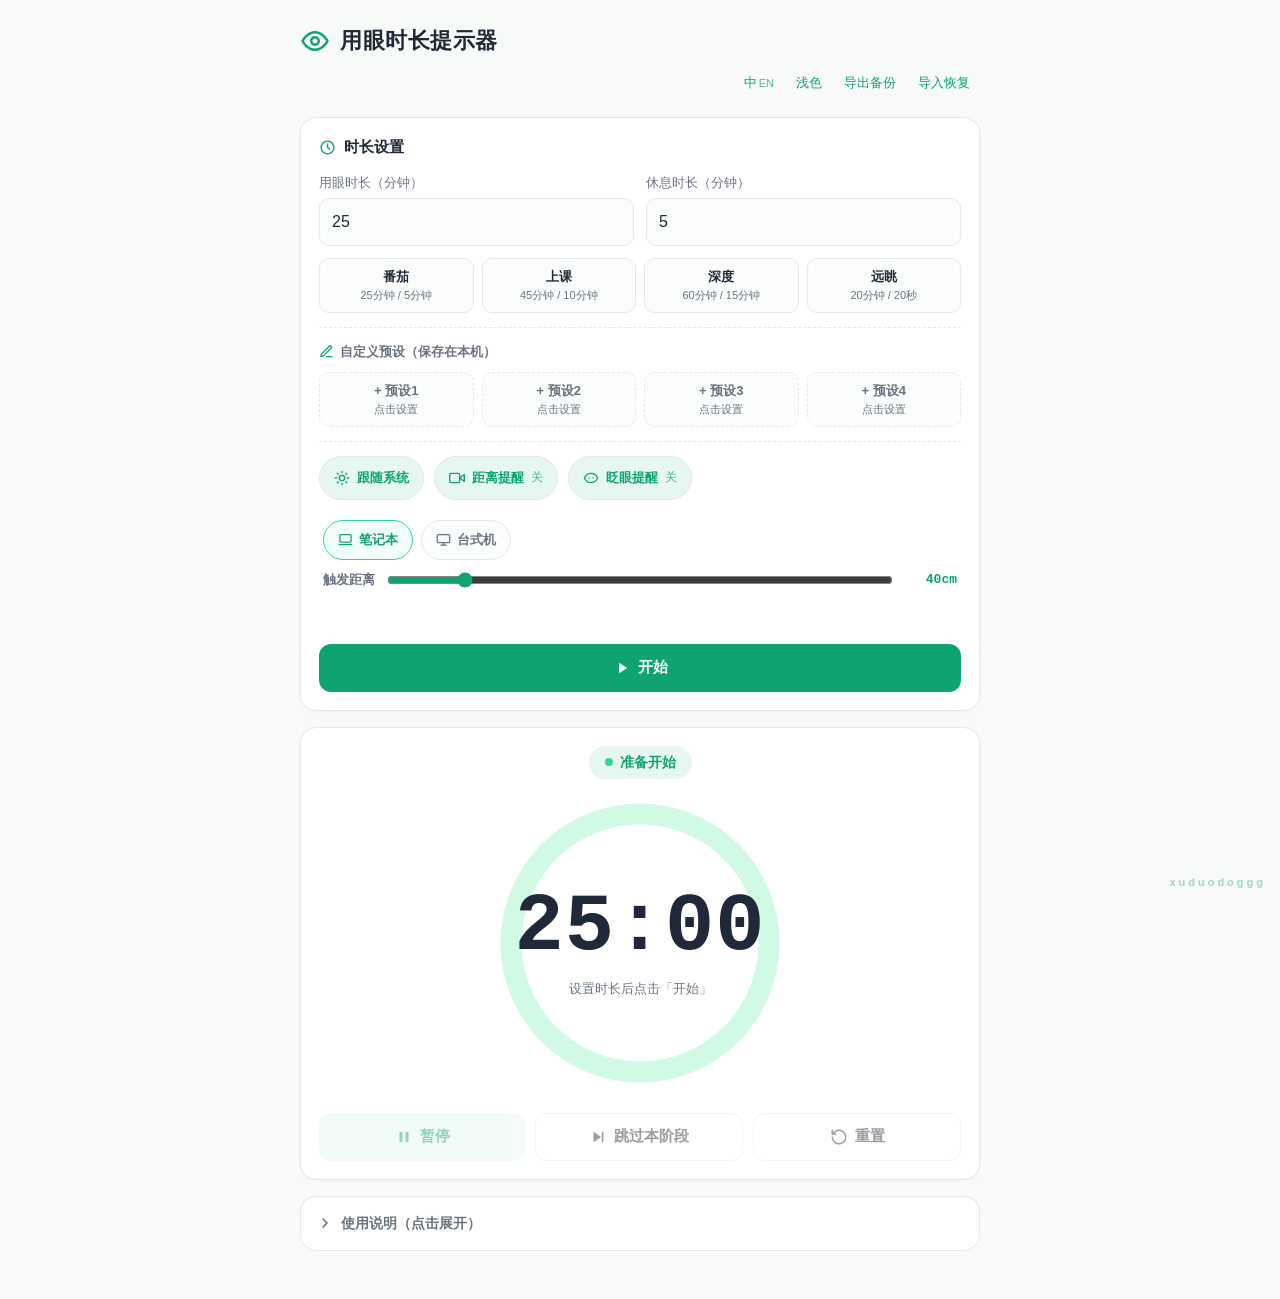
<file: 用眼时长提示器.html>
<!DOCTYPE html>
<html lang="zh-CN">
<head>
<meta charset="UTF-8">
<meta name="viewport" content="width=device-width, initial-scale=1.0, viewport-fit=cover">
<meta name="theme-color" content="#f7faf8">
<meta name="apple-mobile-web-app-capable" content="yes">
<meta name="mobile-web-app-capable" content="yes">
<title>用眼时长提示器</title>
<style>
  /* ============ 基础与配色（浅色护眼风 / 深色模式） ============ */
  :root{
    --bg:#f7faf8;            /* 米白背景 */
    --card:#ffffff;          /* 卡片白 */
    --input-bg:#fbfdfc;      /* 输入框背景 */
    --chip-bg:#e6f7f0;       /* 浅绿底（标签/悬停） */
    --chip-bg-strong:#f0fdf8;
    --primary:#34d399;       /* 青绿主色 */
    --primary-deep:#0ea371;  /* 深青绿（按钮） */
    --ring-track:#d1fae5;    /* 进度环底色 */
    --text:#1f2937;          /* 深灰文字 */
    --text-soft:#6b7280;     /* 次级文字 */
    --line:#e5e7eb;          /* 边框 */
    --danger:#dc2626;        /* 错误红 */
    --warn:#d97706;          /* 警告黄 */
    --rest-bg:#14532d;       /* 休息背景：深绿 */
    --rest-text:#ecfdf5;     /* 休息文字 */
    --rest-sub:#a7f3d0;      /* 休息次级文字 */
    --notice-bg:#fef3c7;     /* 提醒横幅底色 */
    --notice-text:#92400e;   /* 提醒横幅文字 */
    --notice-line:#f59e0b;
  }
  :root[data-theme="dark"]{
    --bg:#0f172a;            /* 深色背景 */
    --card:#1e293b;          /* 深色卡片 */
    --input-bg:#0b1526;      /* 深色输入框 */
    --chip-bg:rgba(52,211,153,.14);
    --chip-bg-strong:rgba(52,211,153,.22);
    --ring-track:#14532d;
    --text:#e2e8f0;
    --text-soft:#94a3b8;
    --line:rgba(148,163,184,.22);
    --danger:#f87171;
    --warn:#fbbf24;
    --notice-bg:#3a2a0d;
    --notice-text:#fcd34d;
    --notice-line:#f59e0b;
  }
  *{box-sizing:border-box;margin:0;padding:0;-webkit-tap-highlight-color:transparent;}
  html{height:100%;}
  body{
    font-family:-apple-system,BlinkMacSystemFont,"Segoe UI",Roboto,"PingFang SC","Microsoft YaHei",sans-serif;
    background:var(--bg);color:var(--text);line-height:1.5;
    padding-bottom:env(safe-area-inset-bottom);
    -webkit-text-size-adjust:100%;
  }
  /* 主要使用场景为电脑端：布局略宽，鼠标键盘操作优先 */
  .wrap{max-width:720px;margin:0 auto;padding:24px 20px 48px;}

  /* ============ 品牌水印（右下角固定，半透明） ============ */
  .brand-watermark{
    position:fixed;right:14px;bottom:10px;z-index:5;
    font-size:11px;font-weight:600;letter-spacing:3px;text-transform:lowercase;
    color:var(--primary-deep);opacity:.38;
    user-select:none;pointer-events:none;
  }

  /* ============ 头部：标题 + 今日统计 + 备份入口 ============ */
  header{display:flex;align-items:center;gap:10px;margin-bottom:8px;}
  header .logo{width:30px;height:30px;color:var(--primary-deep);flex:none;}
  h1{font-size:22px;font-weight:800;letter-spacing:.5px;}
  .stats{font-size:13px;color:var(--text-soft);display:flex;flex-wrap:wrap;align-items:center;gap:6px 10px;}
  .stats .btns{margin-left:auto;display:flex;gap:2px;}
  .link-btn{
    background:none;border:none;color:var(--primary-deep);font-size:13px;cursor:pointer;
    padding:8px 10px;border-radius:8px;min-height:36px;font-family:inherit;
  }
  .link-btn:hover{background:var(--chip-bg);}
  .link-btn:active{background:var(--chip-bg-strong);}
  .link-btn .mini{font-size:11px;opacity:.7;margin-left:2px;}

  /* ============ 顶部提示横幅（距离/眨眼/接管提醒） ============ */
  .notice-bar{
    display:none;align-items:center;gap:8px;
    background:var(--notice-bg);color:var(--notice-text);
    border:1px solid var(--notice-line);border-radius:12px;
    padding:10px 14px;margin-top:12px;font-size:13px;font-weight:600;
  }
  .notice-bar.show{display:flex;animation:popIn .25s ease;}
  .notice-bar svg{width:17px;height:17px;flex:none;color:var(--notice-line);}
  .notice-bar.danger{border-color:var(--danger);color:var(--danger);}
  .notice-bar.danger svg{color:var(--danger);}

  /* ============ 多标签页接管提示条 ============ */
  .slave-bar{
    display:none;align-items:center;gap:8px;
    background:var(--chip-bg);color:var(--primary-deep);
    border:1px solid var(--primary);border-radius:12px;
    padding:10px 14px;margin-top:12px;font-size:13px;font-weight:600;
  }
  .slave-bar.show{display:flex;}
  .slave-bar svg{width:17px;height:17px;flex:none;}

  /* ============ 高级设置行（语言/主题/开关） ============ */
  .adv-row{
    display:flex;flex-wrap:wrap;gap:10px;align-items:center;
    margin-top:14px;padding-top:14px;border-top:1px dashed var(--line);
  }
  .adv-chip{
    display:inline-flex;align-items:center;gap:7px;
    background:var(--chip-bg);color:var(--primary-deep);
    border:1.5px solid var(--line);border-radius:999px;
    padding:8px 14px;font-size:13px;font-weight:700;cursor:pointer;
    min-height:44px;font-family:inherit;transition:all .15s;
  }
  .adv-chip svg{width:16px;height:16px;}
  .adv-chip:hover{border-color:var(--primary);}
  .adv-chip.on{border-color:var(--primary);background:var(--chip-bg-strong);}
  .adv-chip .state{font-weight:500;opacity:.75;font-size:12px;}

  /* 触发距离：设备切换 + 滑块 */
  .adv-dist{
    flex:1 1 100%;display:flex;flex-direction:column;gap:8px;
    padding:10px 4px;min-height:44px;
  }
  .device-switch{display:flex;gap:8px;}
  .dev-chip{
    display:inline-flex;align-items:center;gap:6px;
    background:var(--input-bg);color:var(--text-soft);
    border:1.5px solid var(--line);border-radius:999px;
    padding:7px 14px;font-size:13px;font-weight:700;cursor:pointer;
    min-height:40px;font-family:inherit;transition:all .15s;
  }
  .dev-chip svg{width:15px;height:15px;}
  .dev-chip:hover{border-color:var(--primary);color:var(--primary-deep);}
  .dev-chip.on{border-color:var(--primary);background:var(--chip-bg-strong);color:var(--primary-deep);}
  .dev-chip:disabled{opacity:.45;cursor:not-allowed;}
  .dist-slider-row{display:flex;align-items:center;gap:12px;}
  .adv-dist label{font-size:13px;color:var(--text-soft);font-weight:600;white-space:nowrap;}
  .adv-dist input[type="range"]{
    flex:1;min-width:120px;height:24px;accent-color:var(--primary-deep);cursor:pointer;
  }
  .adv-dist .dist-val{
    font-family:ui-monospace,SFMono-Regular,Menlo,Consolas,monospace;
    font-size:13px;font-weight:700;color:var(--primary-deep);min-width:52px;text-align:right;
  }
  .adv-dist input[type="range"]:disabled{opacity:.45;cursor:not-allowed;}
  .dist-hint{flex:1 1 100%;font-size:12px;color:var(--text-soft);padding:0 4px 2px;min-height:16px;}
  .dist-dbg{
    flex:1 1 100%;font-family:ui-monospace,SFMono-Regular,Menlo,Consolas,monospace;
    font-size:12px;color:var(--text-soft);background:var(--input-bg);
    border:1px dashed var(--line);border-radius:8px;padding:7px 10px;min-height:32px;
  }

  /* ============ 护眼助手独立窗口（helper=1 整窗模式） ============ */
  #helperWinUi{
    position:fixed;inset:0;display:none;flex-direction:column;align-items:center;justify-content:center;
    background:var(--rest-bg);color:var(--rest-text);text-align:center;padding:28px;
    user-select:none;-webkit-user-select:none;
  }
  body.helper-win .wrap{display:none;}
  body.helper-win #helperWinUi{display:flex;}
  .helper-title{font-size:24px;font-weight:800;margin-bottom:6px;}
  .helper-sub{font-size:13px;color:var(--rest-sub);margin-bottom:30px;}
  .helper-dist{display:flex;align-items:center;gap:12px;margin-bottom:18px;}
  .helper-dot{width:16px;height:16px;border-radius:50%;background:var(--primary);box-shadow:0 0 0 4px rgba(52,211,153,.2);}
  .helper-dot.warn{background:#fbbf24;box-shadow:0 0 0 4px rgba(251,191,36,.2);}
  .helper-dot.danger{background:#f87171;box-shadow:0 0 0 4px rgba(248,113,113,.2);}
  .helper-text{font-size:18px;font-weight:700;}
  .helper-meter{width:min(70vw,300px);height:10px;background:rgba(255,255,255,.15);border-radius:999px;overflow:hidden;margin-bottom:26px;}
  .helper-meter i{display:block;height:100%;width:0%;background:var(--primary);border-radius:999px;transition:width .3s linear;}
  .helper-meter i.warn{background:#fbbf24;}
  .helper-meter i.danger{background:#f87171;}
  .helper-hint{
    min-height:64px;display:flex;align-items:center;justify-content:center;
    font-size:20px;font-weight:800;color:#fef3c7;padding:14px 20px;border-radius:12px;
    background:rgba(254,243,199,.08);
  }
  .helper-note{margin-top:24px;font-size:12px;color:rgba(236,253,245,.5);}

  /* ============ 卡片 ============ */
  .card{
    background:var(--card);border:1px solid var(--line);border-radius:16px;
    padding:18px;margin-top:16px;box-shadow:0 1px 3px rgba(0,0,0,.04);
  }
  .card h2{font-size:15px;font-weight:700;margin-bottom:14px;color:var(--text);display:flex;align-items:center;gap:8px;}
  .card h2 svg{width:17px;height:17px;color:var(--primary-deep);}

  /* ============ 时长设置区 ============ */
  .row{display:flex;gap:12px;flex-wrap:wrap;}
  .field{flex:1;min-width:130px;}
  .field label{display:block;font-size:13px;color:var(--text-soft);margin-bottom:6px;font-weight:500;}
  .field input{
    width:100%;font-size:16px;padding:12px;border:1.5px solid var(--line);border-radius:10px;
    background:var(--input-bg);color:var(--text);outline:none;min-height:48px;font-family:inherit;
  }
  .field input:focus{border-color:var(--primary);}
  .presets{display:flex;gap:8px;margin-top:12px;flex-wrap:wrap;}
  .preset{
    flex:1;min-width:104px;padding:10px 8px;border:1.5px solid var(--line);background:var(--input-bg);
    border-radius:10px;color:var(--text);cursor:pointer;min-height:52px;
    font-weight:600;font-family:inherit;display:flex;flex-direction:column;align-items:center;justify-content:center;gap:2px;
    line-height:1.3;
  }
  .preset-name{font-size:13px;font-weight:700;}
  .preset-time{font-size:11px;color:var(--text-soft);font-weight:500;}
  .preset:hover{border-color:var(--primary);color:var(--primary-deep);background:var(--chip-bg-strong);}
  .preset:active{background:var(--chip-bg);}

  /* ============ 自定义预设（4 个，存本机） ============ */
  .custom-block{margin-top:14px;padding-top:14px;border-top:1px dashed var(--line);}
  .custom-title{display:flex;align-items:center;gap:6px;font-size:13px;color:var(--text-soft);font-weight:600;margin-bottom:10px;}
  .custom-title svg{width:15px;height:15px;color:var(--primary-deep);flex:none;}
  .custom-presets{display:flex;gap:8px;flex-wrap:wrap;}
  .preset-slot{flex:1;min-width:140px;position:relative;}
  .preset-slot .preset{width:100%;min-height:52px;}
  .preset-slot .preset-empty{background:var(--input-bg);border-style:dashed;color:var(--text-soft);}
  .preset-edit{
    position:absolute;top:4px;right:4px;width:26px;height:26px;border:none;border-radius:50%;
    background:var(--chip-bg);color:var(--primary-deep);cursor:pointer;
    display:flex;align-items:center;justify-content:center;
  }
  .preset-edit svg{width:13px;height:13px;}
  .preset-edit:active{transform:scale(.94);}
  .preset-edit-form{
    flex:1 1 100%;width:100%;border:1.5px solid var(--primary);border-radius:12px;background:var(--chip-bg-strong);
    padding:12px;display:flex;flex-wrap:wrap;gap:10px;align-items:flex-end;
  }
  .pf-field{flex:1;min-width:86px;}
  .pf-field label{display:block;font-size:12px;color:var(--text-soft);margin-bottom:4px;}
  .pf-field input{
    width:100%;font-size:16px;padding:9px 10px;border:1.5px solid var(--line);border-radius:9px;
    background:var(--card);color:var(--text);outline:none;min-height:44px;font-family:inherit;
  }
  .pf-field input:focus{border-color:var(--primary);}
  .pf-name{flex:1 1 100%;}
  .pf-actions{display:flex;gap:8px;margin-left:auto;flex-wrap:wrap;}
  .pf-btn{
    min-height:44px;padding:9px 16px;border:none;border-radius:10px;font-size:14px;font-weight:700;
    cursor:pointer;font-family:inherit;color:#fff;background:var(--primary-deep);
  }
  .pf-btn-ghost{background:var(--card);color:var(--text-soft);border:1.5px solid var(--line);}
  .error{color:var(--danger);font-size:13px;margin-top:10px;min-height:18px;font-weight:500;}

  /* ============ 按钮 ============ */
  .btn{
    display:inline-flex;align-items:center;justify-content:center;gap:7px;
    border:none;border-radius:12px;cursor:pointer;font-size:15px;font-weight:700;
    min-height:48px;padding:10px 18px;color:#fff;background:var(--primary-deep);
    font-family:inherit;transition:opacity .15s;
  }
  .btn:active{transform:scale(.98);}
  .btn:disabled{opacity:.45;cursor:not-allowed;}
  .btn svg{width:18px;height:18px;flex:none;}
  .btn-ghost{background:var(--chip-bg);color:var(--primary-deep);}
  .btn-ghost:hover{background:#d9f2e7;}
  .btn-line{background:var(--card);color:var(--text);border:1.5px solid var(--line);}
  .btn-line:hover{border-color:var(--primary);color:var(--primary-deep);}
  .btn-start{width:100%;margin-top:14px;background:var(--primary-deep);}
  .btn-start:hover{background:#0b9a68;}

  /* ============ 计时主区域 ============ */
  .timer-center{display:flex;flex-direction:column;align-items:center;gap:10px;}
  .phase-chip{
    display:inline-flex;align-items:center;gap:7px;padding:6px 16px;border-radius:999px;
    background:var(--chip-bg);color:var(--primary-deep);font-size:14px;font-weight:700;
  }
  .phase-chip .dot{width:8px;height:8px;border-radius:50%;background:var(--primary);animation:pulse 1.6s infinite;}
  @keyframes pulse{0%,100%{opacity:1}50%{opacity:.3}}
  .ring-box{position:relative;width:min(76vw,300px);height:min(76vw,300px);margin-top:4px;}
  .ring-box svg{width:100%;height:100%;transform:rotate(-90deg);}
  .ring-track,.ring-bar{fill:none;stroke-width:14;stroke-linecap:round;}
  .ring-track{stroke:var(--ring-track);}
  .ring-bar{stroke:var(--primary);transition:stroke-dashoffset .3s linear;}
  .ring-time{
    position:absolute;inset:0;display:flex;flex-direction:column;align-items:center;justify-content:center;
  }
  .time{
    font-family:ui-monospace,SFMono-Regular,Menlo,Consolas,"Liberation Mono",monospace;
    font-size:clamp(46px,13vw,82px);font-weight:800;letter-spacing:1px;line-height:1;
    font-variant-numeric:tabular-nums;color:var(--text);
  }
  .time-sub{font-size:13px;color:var(--text-soft);margin-top:10px;text-align:center;padding:0 8px;}
  .controls{display:flex;gap:10px;margin-top:20px;flex-wrap:wrap;}
  .controls .btn{flex:1;min-width:130px;}

  /* ============ 使用说明（折叠） ============ */
  details{margin-top:16px;background:var(--card);border:1px solid var(--line);border-radius:16px;padding:6px 16px;}
  summary{
    cursor:pointer;list-style:none;display:flex;align-items:center;gap:8px;
    font-size:14px;font-weight:600;color:var(--text-soft);padding:10px 0;
  }
  summary::-webkit-details-marker{display:none;}
  summary .chev{width:16px;height:16px;color:var(--text-soft);transition:transform .2s;flex:none;}
  details[open] .chev{transform:rotate(90deg);}
  .tips{padding:2px 2px 14px;font-size:14px;color:var(--text);}
  .tips li{margin:8px 0 8px 20px;line-height:1.7;}

  /* ============ 休息弹窗（右下角自动弹出） ============ */
  #restPopup{
    position:fixed;right:16px;bottom:16px;z-index:99999;
    width:min(320px,calc(100vw - 32px));
    background:var(--rest-bg);color:var(--rest-text);
    border-radius:16px;box-shadow:0 10px 30px rgba(0,0,0,.25);
    padding:18px 18px calc(18px + env(safe-area-inset-bottom));
    display:none;flex-direction:column;align-items:center;text-align:center;
    user-select:none;-webkit-user-select:none;
  }
  #restPopup.show{display:flex;animation:popIn .3s ease;}
  @keyframes popIn{from{opacity:0;transform:translateY(16px)}to{opacity:1;transform:translateY(0)}}
  .eye-badge{width:40px;height:40px;color:var(--rest-sub);margin-bottom:10px;}
  .rest-title{font-size:16px;font-weight:800;margin-bottom:4px;}
  .rest-sub{font-size:12px;color:var(--rest-sub);margin-bottom:14px;}
  .rest-time{
    font-family:ui-monospace,SFMono-Regular,Menlo,Consolas,"Liberation Mono",monospace;
    font-size:52px;font-weight:800;line-height:1;
    font-variant-numeric:tabular-nums;
  }
  .rest-bar{width:100%;height:6px;background:rgba(255,255,255,.18);border-radius:999px;margin-top:16px;overflow:hidden;}
  .rest-bar i{display:block;height:100%;width:100%;background:var(--primary);border-radius:999px;transition:width .3s linear;}
  .skip-rest{
    margin-top:16px;background:transparent;border:1.5px solid rgba(255,255,255,.35);
    color:var(--rest-text);padding:10px 26px;border-radius:999px;font-size:14px;font-weight:700;
    min-height:44px;cursor:pointer;font-family:inherit;transition:all .2s;
  }
  .skip-rest:disabled{opacity:.35;cursor:not-allowed;}
  .skip-rest:not(:disabled){border-color:var(--primary);color:var(--primary);background:rgba(52,211,153,.08);}
  .rest-note{margin-top:10px;font-size:11px;color:rgba(236,253,245,.55);min-height:14px;}

  /* ============ 独立休息窗口（rest=1 整窗模式） ============ */
  #restWinUi{
    position:fixed;inset:0;display:none;flex-direction:column;align-items:center;justify-content:center;
    background:var(--rest-bg);color:var(--rest-text);text-align:center;padding:24px;
    user-select:none;-webkit-user-select:none;
  }
  body.popup-win .wrap{display:none;}
  body.popup-win #restWinUi{display:flex;}
  #restWinUi .rest-time{font-size:clamp(64px,18vw,110px);}
  #restWinUi .rest-bar{max-width:340px;}
  #restWinUi .rest-note{font-size:12px;}

  /* ============ 移动端适配 ============ */
  @media (max-width:767px){
    .wrap{padding:16px 12px 36px;}
    .card{padding:16px;}
    .controls .btn{min-width:100%;}
    h1{font-size:20px;}
  }
</style>
</head>
<body>

<div class="wrap">

  <!-- (1) 标题 + 今日统计 -->
  <header>
    <svg class="logo" viewBox="0 0 24 24" fill="none" stroke="currentColor" stroke-width="2" stroke-linecap="round" stroke-linejoin="round" aria-hidden="true">
      <path d="M2 12s3.5-7 10-7 10 7 10 7-3.5 7-10 7-10-7-10-7z"/>
      <circle cx="12" cy="12" r="3"/>
    </svg>
    <h1 data-i18n="appTitle">用眼时长提示器</h1>
  </header>
  <div class="stats">
    <span class="btns">
      <button class="link-btn" id="langBtn" data-i18n-title="langTitle" title="切换语言"><span id="langBtnTxt">中</span><span class="mini">EN</span></button>
      <button class="link-btn" id="themeBtn" data-i18n-title="themeTitle" title="切换主题"><span id="themeBtnTxt">浅色</span></button>
      <button class="link-btn" id="exportBtn" data-i18n="exportBtn" title="导出 JSON 备份">导出备份</button>
      <button class="link-btn" id="importBtn" data-i18n="importBtn" title="从备份恢复">导入恢复</button>
      <input type="file" id="importFile" accept="application/json,.json" hidden>
    </span>
  </div>

  <!-- 顶部提醒横幅：距离过近 / 眨眼提醒 / 多标签接管 -->
  <div class="notice-bar" id="noticeBar" role="status" aria-live="polite">
    <svg viewBox="0 0 24 24" fill="none" stroke="currentColor" stroke-width="2" stroke-linecap="round" stroke-linejoin="round" aria-hidden="true"><path d="M12 9v4"/><path d="M12 17h.01"/><path d="M10.3 3.9 1.8 18a2 2 0 0 0 1.7 3h17a2 2 0 0 0 1.7-3L13.7 3.9a2 2 0 0 0-3.4 0z"/></svg>
    <span id="noticeText"></span>
  </div>
  <div class="slave-bar" id="slaveBar">
    <svg viewBox="0 0 24 24" fill="none" stroke="currentColor" stroke-width="2" stroke-linecap="round" stroke-linejoin="round" aria-hidden="true"><path d="M8 3H5a2 2 0 0 0-2 2v3"/><path d="M21 8V5a2 2 0 0 0-2-2h-3"/><path d="M3 16v3a2 2 0 0 0 2 2h3"/><path d="M16 21h3a2 2 0 0 0 2-2v-3"/></svg>
    <span id="slaveText"></span>
  </div>

  <!-- (2) 时长设置区 -->
  <section class="card">
    <h2>
      <svg viewBox="0 0 24 24" fill="none" stroke="currentColor" stroke-width="2" stroke-linecap="round" stroke-linejoin="round" aria-hidden="true">
        <circle cx="12" cy="12" r="9"/>
        <path d="M12 7v5l3 2"/>
      </svg>
      <span data-i18n="durTitle">时长设置</span>
    </h2>
    <div class="row">
      <div class="field">
        <label for="workMin" data-i18n="workLabel">用眼时长（分钟）</label>
        <input id="workMin" type="number" min="0.1" step="any" inputmode="decimal" value="25">
      </div>
      <div class="field">
        <label for="restMin" data-i18n="restLabel">休息时长（分钟）</label>
        <input id="restMin" type="number" min="0.1" step="any" inputmode="decimal" value="5">
      </div>
    </div>
    <div class="presets">
      <button class="preset" data-work="25" data-rest="5"><span class="preset-name" data-i18n="pTomato">番茄</span><span class="preset-time" data-i18n="pTomatoT">25分钟 / 5分钟</span></button>
      <button class="preset" data-work="45" data-rest="10"><span class="preset-name" data-i18n="pClass">上课</span><span class="preset-time" data-i18n="pClassT">45分钟 / 10分钟</span></button>
      <button class="preset" data-work="60" data-rest="15"><span class="preset-name" data-i18n="pDeep">深度</span><span class="preset-time" data-i18n="pDeepT">60分钟 / 15分钟</span></button>
      <button class="preset" data-work="20" data-rest="0.33" data-i18n-title="pGlanceTip" title="用眼 20 分钟，远眺 20 米外 20 秒（20-20-20 法则）"><span class="preset-name" data-i18n="pGlance">远眺</span><span class="preset-time" data-i18n="pGlanceT">20分钟 / 20秒</span></button>
    </div>
    <!-- 自定义预设：用户可自存 4 个，保存在本机 localStorage -->
    <div class="custom-block">
      <div class="custom-title">
        <svg viewBox="0 0 24 24" fill="none" stroke="currentColor" stroke-width="2" stroke-linecap="round" stroke-linejoin="round" aria-hidden="true"><path d="M12 20h9"/><path d="M16.5 3.5a2.1 2.1 0 0 1 3 3L7 19l-4 1 1-4z"/></svg>
      <span data-i18n="customTitle">自定义预设（保存在本机）</span>
      </div>
      <div class="custom-presets" id="customPresets"></div>
    </div>
    <!-- 高级设置：语言 / 主题 / 距离提醒 / 眨眼提醒 -->
    <div class="adv-row">
      <button class="adv-chip" id="advThemeBtn" type="button" title="浅色 / 深色 / 跟随系统">
        <svg id="themeIco" viewBox="0 0 24 24" fill="none" stroke="currentColor" stroke-width="2" stroke-linecap="round" stroke-linejoin="round" aria-hidden="true"><circle cx="12" cy="12" r="4"/><path d="M12 2v2M12 20v2M4.9 4.9l1.4 1.4M17.7 17.7l1.4 1.4M2 12h2M20 12h2M4.9 19.1l1.4-1.4M17.7 6.3l1.4-1.4"/></svg>
        <span id="themeTxt">跟随系统</span>
      </button>
      <button class="adv-chip" id="advCamBtn" type="button" title="开启后使用摄像头检测屏幕距离">
        <svg viewBox="0 0 24 24" fill="none" stroke="currentColor" stroke-width="2" stroke-linecap="round" stroke-linejoin="round" aria-hidden="true"><path d="M23 7l-7 5 7 5V7z"/><rect x="1" y="5" width="15" height="14" rx="2"/></svg>
        <span data-i18n="advCam">距离提醒</span><span class="state" id="camState">关</span>
      </button>
      <button class="adv-chip" id="advBlinkBtn" type="button" title="定时提醒眨眼，湿润眼睛">
        <svg viewBox="0 0 24 24" fill="none" stroke="currentColor" stroke-width="2" stroke-linecap="round" stroke-linejoin="round" aria-hidden="true"><path d="M2 12s3.5-7 10-7 10 7 10 7-3.5 7-10 7-10-7-10-7z"/><path d="M9 12h.01M15 12h.01"/></svg>
        <span data-i18n="advBlink">眨眼提醒</span><span class="state" id="blinkState">关</span>
      </button>
      <!-- 触发距离：分笔记本 / 台式机两套配置（人眼-屏幕常见范围 30–100cm） -->
      <div class="adv-dist" id="distWrap" hidden>
        <div class="device-switch">
          <button class="dev-chip" id="devLaptopBtn" type="button" data-dev="laptop">
            <svg viewBox="0 0 24 24" fill="none" stroke="currentColor" stroke-width="2" stroke-linecap="round" stroke-linejoin="round" aria-hidden="true"><rect x="3" y="4" width="18" height="12" rx="2"/><path d="M2 20h20"/></svg>
            <span data-i18n="devLaptop">笔记本</span>
          </button>
          <button class="dev-chip" id="devDesktopBtn" type="button" data-dev="desktop">
            <svg viewBox="0 0 24 24" fill="none" stroke="currentColor" stroke-width="2" stroke-linecap="round" stroke-linejoin="round" aria-hidden="true"><rect x="2" y="4" width="20" height="13" rx="2"/><path d="M8 21h8M12 17v4"/></svg>
            <span data-i18n="devDesktop">台式机</span>
          </button>
        </div>
        <div class="dist-slider-row">
          <label for="distRange" data-i18n="distLabel">触发距离</label>
          <input type="range" id="distRange" min="30" max="100" step="5" value="40">
          <span class="dist-val" id="distVal">40cm</span>
        </div>
      </div>
      <div class="dist-hint" id="distHint" hidden data-i18n="distHint">数值越大越灵敏：离屏更远也会提醒</div>
      <div class="dist-dbg" id="camDbg" hidden></div>
    </div>
    <div class="error" id="errMsg"></div>
    <button class="btn btn-start" id="startBtn">
      <svg viewBox="0 0 24 24" fill="currentColor" aria-hidden="true"><path d="M8 5v14l11-7z"/></svg>
      <span data-i18n="startBtn">开始</span>
    </button>
  </section>

  <!-- (3) 计时主区域 -->
  <section class="card">
    <div class="timer-center">
      <span class="phase-chip"><span class="dot" id="phaseDot"></span><span id="phaseLabel">准备开始</span></span>
      <div class="ring-box">
        <svg viewBox="0 0 200 200" aria-hidden="true">
          <circle class="ring-track" cx="100" cy="100" r="86"/>
          <circle class="ring-bar" id="ringBar" cx="100" cy="100" r="86"/>
        </svg>
        <div class="ring-time">
          <div class="time" id="timeText">25:00</div>
          <div class="time-sub" id="timeSub">设置时长后点击「开始」</div>
        </div>
      </div>
    </div>
    <div class="controls">
      <button class="btn btn-ghost" id="pauseBtn" disabled>
        <svg id="icoPause" viewBox="0 0 24 24" fill="currentColor" aria-hidden="true"><rect x="6" y="5" width="4" height="14" rx="1"/><rect x="14" y="5" width="4" height="14" rx="1"/></svg>
        <svg id="icoPlay" viewBox="0 0 24 24" fill="currentColor" style="display:none" aria-hidden="true"><path d="M8 5v14l11-7z"/></svg>
        <span id="pauseTxt" data-i18n="pauseBtn">暂停</span>
      </button>
      <button class="btn btn-line" id="skipBtn" disabled>
        <svg viewBox="0 0 24 24" fill="currentColor" aria-hidden="true"><path d="M6 5l10 7-10 7z"/><path d="M17 5h2.2v14H17z"/></svg>
        <span data-i18n="skipPhase">跳过本阶段</span>
      </button>
      <button class="btn btn-line" id="resetBtn" disabled>
        <svg viewBox="0 0 24 24" fill="none" stroke="currentColor" stroke-width="2" stroke-linecap="round" stroke-linejoin="round" aria-hidden="true"><path d="M3 12a9 9 0 1 0 2.6-6.4L3 8"/><path d="M3 3v5h5"/></svg>
        <span data-i18n="resetBtn">重置</span>
      </button>
    </div>
  </section>

  <!-- (4) 使用说明 -->
  <details>
    <summary>
      <svg class="chev" viewBox="0 0 24 24" fill="none" stroke="currentColor" stroke-width="2.4" stroke-linecap="round" stroke-linejoin="round" aria-hidden="true"><path d="M9 6l6 6-6 6"/></svg>
      <span data-i18n="helpTitle">使用说明（点击展开）</span>
    </summary>
    <ul class="tips">
      <li data-i18n-html="tip1"><b>20-20-20 法则：</b>每用眼 20 分钟，远眺 20 米以外的远处 20 秒，让睫状肌放松。</li>
      <li data-i18n-html="tip2">用眼倒计时归零后进入<b>休息</b>：优先弹出<b>独立休息小窗口</b>（大号倒计时悬浮显示，切到别的窗口也能看到，不受主页标签限制）；若浏览器拦截弹窗，则自动在页面右下角弹出休息卡片。两种方式都会显示倒计时与「跳过休息」按钮，休息至少完成 80% 才能跳过；刷新/关闭页面会被拦截提示，回来后继续从时间戳计时。</li>
      <li data-i18n-html="tip3">休息时建议<b>起身走动、远眺窗外</b>，不要看手机。</li>
      <li data-i18n-html="tip4">建议按 25分钟/5分钟、45分钟/10分钟、60分钟/15分钟的番茄节奏，或「远眺 20分钟/20秒」的 20-20-20 法则使用；久坐人群每 1 小时起身活动一次。</li>
      <li data-i18n-html="tip5">数据保存在浏览器本地（localStorage），刷新页面计时自动继续，可随时「导出备份」防止丢失。</li>
    </ul>
  </details>

</div>

<!-- 品牌水印（右下角固定，纯文字，半透明，不遮挡操作） -->
<div class="brand-watermark">xuduodoggg</div>

<!-- 休息弹窗（右下角自动弹出，含倒计时与跳过休息按钮） -->
<div id="restPopup" role="status" aria-live="polite" aria-labelledby="restTitle">
  <svg class="eye-badge" viewBox="0 0 24 24" fill="none" stroke="currentColor" stroke-width="1.6" stroke-linecap="round" stroke-linejoin="round" aria-hidden="true">
    <path d="M2 12s3.5-7 10-7 10 7 10 7-3.5 7-10 7-10-7-10-7z"/>
    <circle cx="12" cy="12" r="3"/>
  </svg>
  <div class="rest-title" id="restTitle" data-i18n="restTitle">眼睛休息一下，看看远处</div>
  <div class="rest-sub" data-i18n="restSub">放松睫状肌，起身走动，别让屏幕占据视线</div>
  <div class="rest-time" id="restTime">05:00</div>
  <div class="rest-bar"><i id="restBar"></i></div>
  <button class="skip-rest" id="skipRestBtn" disabled><span data-i18n="skipRest">跳过休息</span></button>
  <div class="rest-note" id="restNote">休息进行到 80% 后可用「跳过休息」</div>
</div>

<!-- 独立休息窗口 UI：rest=1 模式整窗显示（默认隐藏），脱离主页标签独立弹出 -->
<div id="restWinUi">
  <svg class="eye-badge" viewBox="0 0 24 24" fill="none" stroke="currentColor" stroke-width="1.6" stroke-linecap="round" stroke-linejoin="round" aria-hidden="true">
    <path d="M2 12s3.5-7 10-7 10 7 10 7-3.5 7-10 7-10-7-10-7z"/>
    <circle cx="12" cy="12" r="3"/>
  </svg>
  <div class="rest-title" data-i18n="restTitle">眼睛休息一下，看看远处</div>
  <div class="rest-sub" data-i18n="restWinSub">这个窗口独立于主页面，切走也能看到倒计时</div>
  <div class="rest-time" id="restWinTime">05:00</div>
  <div class="rest-bar"><i id="restWinBar"></i></div>
  <button class="skip-rest" id="restWinSkip" disabled><span data-i18n="skipRest">跳过休息</span></button>
  <div class="rest-note" id="restWinNote">休息进行到 80% 后可用「跳过休息」</div>
</div>

<!-- 护眼助手窗口 UI：helper=1 模式整窗显示（默认隐藏），用眼期间的独立提醒窗口 -->
<div id="helperWinUi">
  <svg class="eye-badge" viewBox="0 0 24 24" fill="none" stroke="currentColor" stroke-width="1.6" stroke-linecap="round" stroke-linejoin="round" aria-hidden="true">
    <path d="M2 12s3.5-7 10-7 10 7 10 7-3.5 7-10 7-10-7-10-7z"/>
    <circle cx="12" cy="12" r="3"/>
  </svg>
  <div class="helper-title" data-i18n="helperTitle">护眼助手</div>
  <div class="helper-sub" data-i18n="helperSub">用眼期间的距离与眨眼提醒，独立显示</div>
  <div class="helper-dist" id="helperDist">
    <div class="helper-dot" id="helperDot"></div>
    <div class="helper-text" id="helperText">距离正常</div>
  </div>
  <div class="helper-meter"><i id="helperMeter"></i></div>
  <div class="helper-hint" id="helperHint">眨眼提示区</div>
  <div class="helper-note" data-i18n="helperNote">窗口可随时关闭，主页面仍会继续计时与提醒</div>
</div>


<script>
(function(){
'use strict';

/* ================= 语言（中 / EN） ================= */
var lang = loadJSON('wb_eye_lang_v1', 'zh');
var I18N = {
  zh: {
    appTitle:'用眼时长提示器', langTitle:'切换语言', themeTitle:'切换主题',
    exportBtn:'导出备份', importBtn:'导入恢复',
    durTitle:'时长设置', workLabel:'用眼时长（分钟）', restLabel:'休息时长（分钟）',
    pTomato:'番茄', pTomatoT:'25分钟 / 5分钟', pClass:'上课', pClassT:'45分钟 / 10分钟',
    pDeep:'深度', pDeepT:'60分钟 / 15分钟', pGlance:'远眺', pGlanceT:'20分钟 / 20秒',
    pGlanceTip:'用眼 20 分钟，远眺 20 米外 20 秒（20-20-20 法则）',
    customTitle:'自定义预设（保存在本机）',
    advCam:'距离提醒', advBlink:'眨眼提醒', distLabel:'触发距离',
    devLaptop:'笔记本', devDesktop:'台式机',
    distHint:'数值越大越灵敏：离屏更远也会提醒；计时中不可修改',
    distLocked:'计时进行中不可修改触发距离，请暂停或重置后再调',
    camDbg:'肤色占比 {0} / 阈值 {1}（{2}cm 触发）',
    helperTitle:'护眼助手', helperSub:'用眼期间的距离与眨眼提醒，独立显示',
    helperNote:'窗口可随时关闭，主页面仍会继续计时与提醒',
    helperOk:'距离正常', helperNear:'太近了，往后坐一点', helperBlink:'记得眨眼，让眼睛保持湿润',
    startBtn:'开始', pauseBtn:'暂停', resumeBtn:'继续', skipPhase:'跳过本阶段', resetBtn:'重置',
    helpTitle:'使用说明（点击展开）',
    tip1:'<b>20-20-20 法则：</b>每用眼 20 分钟，远眺 20 米以外的远处 20 秒，让睫状肌放松。电脑屏幕与眼睛保持 50–70 厘米（约一臂远）为佳，低于 40 厘米会被「距离提醒」判定为过近；触发距离按设备分两套（笔记本默认 40cm、台式机默认 60cm），可用滑块在 30–100cm 内分别自定义。开启「距离提醒」后，开始计时会自动打开摄像头检测，休息/暂停/重置时自动关闭；开启「距离提醒」或「眨眼提醒」后，提醒会显示在独立的「护眼助手」窗口中（被浏览器拦截时自动降级为页面顶部横幅）。',
    tip2:'用眼倒计时归零后进入<b>休息</b>：优先弹出<b>独立休息小窗口</b>（大号倒计时悬浮显示，切到别的窗口也能看到，不受主页标签限制）；若浏览器拦截弹窗，则自动在页面右下角弹出休息卡片。两种方式都会显示倒计时与「跳过休息」按钮，休息至少完成 80% 才能跳过；刷新/关闭页面会被拦截提示，回来后继续从时间戳计时。',
    tip3:'休息时建议<b>起身走动、远眺窗外</b>，不要看手机。',
    tip4:'建议按 25分钟/5分钟、45分钟/10分钟、60分钟/15分钟的番茄节奏，或「远眺 20分钟/20秒」的 20-20-20 法则使用；久坐人群每 1 小时起身活动一次。',
    tip5:'数据保存在浏览器本地（localStorage），刷新页面计时自动继续，可随时「导出备份」防止丢失。',
    restTitle:'眼睛休息一下，看看远处', restSub:'放松睫状肌，起身走动，别让屏幕占据视线',
    restWinSub:'这个窗口独立于主页面，切走也能看到倒计时',
    skipRest:'跳过休息', restNote80:'休息进行到 80% 后可用「跳过休息」', restNoteCan:'已休息超过 80%，可以跳过',
    restWinDone:'休息完成，正在回到用眼阶段', restWinSkipped:'已请求跳过，即将关闭',
    phaseReady:'准备开始', phaseWork:'用眼中', phaseRest:'休息中', phasePaused:'已暂停 · 用眼中',
    subIdle:'设置时长后点击「开始」', subWork:'专注用眼，结束前 10 秒有提示',
    titleWork:'用眼', titleRest:'休息',
    errInput:'请输入大于 0 的时长（分钟），支持小数，如 25 或 0.5',
    errCustom:'自定义预设的时长必须大于 0（分钟），支持小数',
    appliedPreset:'已应用自定义预设「{0}」',
    importOk:'导入成功', importFail:'导入失败：文件格式不正确',
    resetConfirm:'确定重置当前计时吗？',
    name:'名称', workMinute:'用眼（分钟）', restMinute:'休息（分钟）',
    save:'保存', cancel:'取消', clear:'清空', presetN:'预设{0}', clickSet:'点击设置',
    editThis:'编辑此预设', clickApply:'点击应用',
    themeAuto:'跟随系统', themeLight:'浅色', themeDark:'深色',
    camOn:'开', camOff:'关',
    camError:'摄像头不可用：请使用 HTTPS 线上版本并允许摄像头权限',
    camNear:'眼睛离屏幕太近了，请往后坐一点', blinkNow:'记得眨眼，让眼睛保持湿润',
    slaveText:'另一个标签页正在计时，本页已暂停接管，请关闭本页'
  },
  en: {
    appTitle:'Eye Rest Timer', langTitle:'Switch language', themeTitle:'Switch theme',
    exportBtn:'Export', importBtn:'Import',
    durTitle:'Duration', workLabel:'Work (min)', restLabel:'Break (min)',
    pTomato:'Pomodoro', pTomatoT:'25 min / 5 min', pClass:'Class', pClassT:'45 min / 10 min',
    pDeep:'Deep', pDeepT:'60 min / 15 min', pGlance:'Glance', pGlanceT:'20 min / 20 sec',
    pGlanceTip:'20-20-20: work 20 min, gaze 20 m away for 20 sec',
    customTitle:'Custom presets (saved locally)',
    advCam:'Distance alert', advBlink:'Blink reminder', distLabel:'Trigger distance',
    devLaptop:'Laptop', devDesktop:'Desktop',
    distHint:'Higher = more sensitive: alerts from farther away; locked while timing',
    distLocked:'Trigger distance is locked while timing — pause or reset to adjust',
    camDbg:'Skin ratio {0} / threshold {1} (triggers at {2}cm)',
    helperTitle:'Eye Care Assistant', helperSub:'Distance & blink alerts while focusing',
    helperNote:'You can close this window anytime; the timer & alerts continue on the main page',
    helperOk:'Distance OK', helperNear:'Too close — lean back', helperBlink:'Blink to keep your eyes moist',
    startBtn:'Start', pauseBtn:'Pause', resumeBtn:'Resume', skipPhase:'Skip phase', resetBtn:'Reset',
    helpTitle:'Help (tap to expand)',
    tip1:'<b>20-20-20 rule:</b> every 20 min, gaze at something 20 m away for 20 sec to relax your eye muscles. Keep the screen 50–70 cm (about an arm\u2019s length) away; under 40 cm triggers the Distance alert. Trigger distance is stored separately per device (Laptop defaults to 40 cm, Desktop to 60 cm) and customisable with the slider (30–100 cm). With Distance alert on, the camera starts automatically when timing begins and stops during breaks/pause/reset. When Distance alert or Blink reminder is on, alerts show in a standalone Eye Care Assistant window (falling back to an in-page banner if the popup is blocked).',
    tip2:'When the focus countdown hits zero, <b>rest</b> begins: a <b>standalone rest window</b> pops up first (big countdown stays visible even if you switch tabs); if the browser blocks it, a rest card appears at the bottom-right instead. Both show the countdown and a Skip button, but you can only skip after 80% of the break; refreshing or closing the page is blocked so the break cannot be bypassed, and the timer resumes from its timestamp.',
    tip3:'During breaks, <b>stand up, move around and look out the window</b> — not at your phone.',
    tip4:'Try pomodoro rhythms like 25/5, 45/10, 60/15 min, or the 20-20-20 rule; if you sit for long, stand up once an hour.',
    tip5:'Data stays in your browser (localStorage); the timer survives refreshes. Export backups regularly.',
    restTitle:'Rest your eyes, look far away', restSub:'Relax, move around, give the screen a break',
    restWinSub:'This window is independent — the countdown stays visible anywhere',
    skipRest:'Skip break', restNote80:'Skip available after 80% of the break', restNoteCan:'80% done — you may skip',
    restWinDone:'Break finished, back to focusing', restWinSkipped:'Skip requested, closing…',
    phaseReady:'Ready', phaseWork:'Focusing', phaseRest:'Resting', phasePaused:'Paused · Focusing',
    subIdle:'Set a duration and press Start', subWork:'Focus — soft chime 10s before the end',
    titleWork:'Focus', titleRest:'Rest',
    errInput:'Enter a duration greater than 0 (min), decimals OK (e.g. 25 or 0.5)',
    errCustom:'Custom preset durations must be greater than 0 (min)',
    appliedPreset:'Applied preset "{0}"',
    importOk:'Imported', importFail:'Import failed: invalid file format',
    resetConfirm:'Reset the current timer?',
    name:'Name', workMinute:'Work (min)', restMinute:'Break (min)',
    save:'Save', cancel:'Cancel', clear:'Clear', presetN:'Preset {0}', clickSet:'Tap to set',
    editThis:'Edit this preset', clickApply:'Tap to apply',
    themeAuto:'Auto', themeLight:'Light', themeDark:'Dark',
    camOn:'On', camOff:'Off',
    camError:'Camera unavailable: use the HTTPS online version and allow camera access',
    camNear:'Too close to the screen — lean back', blinkNow:'Blink to keep your eyes moist',
    slaveText:'Another tab is running the timer; this page handed over control. Close this page.'
  }
};
function t(key, args){
  var s = (I18N[lang] && I18N[lang][key]) || I18N.zh[key] || key;
  if(args){ for(var i = 0; i < args.length; i++){ s = s.split('{' + i + '}').join(args[i]); } }
  return s;
}
function applyLang(){
  document.documentElement.lang = (lang === 'en') ? 'en' : 'zh-CN';
  Array.prototype.forEach.call(document.querySelectorAll('[data-i18n]'), function(el){
    el.textContent = t(el.getAttribute('data-i18n'));
  });
  Array.prototype.forEach.call(document.querySelectorAll('[data-i18n-html]'), function(el){
    el.innerHTML = t(el.getAttribute('data-i18n-html'));
  });
  Array.prototype.forEach.call(document.querySelectorAll('[data-i18n-title]'), function(el){
    el.setAttribute('title', t(el.getAttribute('data-i18n-title')));
  });
  var langBtnTxt = document.getElementById('langBtnTxt');
  if(langBtnTxt){ langBtnTxt.textContent = (lang === 'zh') ? '中' : 'EN'; }
  updateThemeTxt();
  if(typeof phase !== 'undefined' && typeof renderPhaseUI === 'function'){ renderPhaseUI(); }
  if(typeof phase !== 'undefined' && typeof updateRestUI === 'function' && phase === 'rest'){ updateRestUI(remainMs); }
  if(typeof customList !== 'undefined' && typeof renderCustom === 'function'){ renderCustom(); }
}

/* ================= 主题（跟随系统 / 浅色 / 深色） ================= */
var theme = loadJSON('wb_eye_theme_v1', 'auto');
var mql = window.matchMedia ? window.matchMedia('(prefers-color-scheme: dark)') : null;
function applyTheme(){
  var dark = (theme === 'dark') || (theme === 'auto' && mql && mql.matches);
  document.documentElement.setAttribute('data-theme', dark ? 'dark' : 'light');
  var meta = document.querySelector('meta[name="theme-color"]');
  if(meta){ meta.setAttribute('content', dark ? '#0f172a' : '#f7faf8'); }
  updateThemeTxt();
}
function updateThemeTxt(){
  var map = {auto:t('themeAuto'), light:t('themeLight'), dark:t('themeDark')};
  var el = document.getElementById('themeTxt');
  if(el){ el.textContent = map[theme] || map.auto; }
}
function cycleTheme(){
  theme = (theme === 'auto') ? 'light' : ((theme === 'light') ? 'dark' : 'auto');
  saveJSON('wb_eye_theme_v1', theme);
  applyTheme();
}
if(mql && mql.addEventListener){ mql.addEventListener('change', applyTheme); }

/* ================= 独立休息窗口（rest=1 模式） ================= */
var REST_STATE_KEY = 'wb_eye_rest_state_v1';    // 主页面 → 独立窗口共享的休息状态
var REST_ACTION_KEY = 'wb_eye_rest_action_v1';  // 独立窗口 → 主页面 的指令通道
var IS_REST_WIN = /[?&]rest=1\b/.test(location.search);

/* 独立窗口：整窗渲染休息倒计时，通过 localStorage 与主页面通信。
   倒计时与主页面完全同步（同样用时间戳计算），主页最小化/切走也不受影响。 */
function initRestWin(){
  document.body.classList.add('popup-win');
  applyTheme();
  applyLang();
  var winTime = document.getElementById('restWinTime');
  var winBar = document.getElementById('restWinBar');
  var winSkip = document.getElementById('restWinSkip');
  var winNote = document.getElementById('restWinNote');

  function render(){
    var st = loadJSON(REST_STATE_KEY, null);
    if(!st){ window.close(); return; }                 // 主页面已结束休息 → 关闭窗口
    var remain = st.endAt - Date.now();
    var pct = st.totalMs > 0 ? Math.max(0, remain / st.totalMs) : 0;
    if(remain <= 0){
      winTime.textContent = '00:00';
      winNote.textContent = t('restWinDone');
      return;
    }
    winTime.textContent = fmt(remain);
    winBar.style.width = ((1 - pct) * 100).toFixed(1) + '%';
    var canSkip = (1 - pct) >= 0.8;
    winSkip.disabled = !canSkip;
    winNote.textContent = canSkip ? t('restNoteCan') : t('restNote80');
  }
  render();
  setInterval(render, 250);

  winSkip.addEventListener('click', function(){
    if(winSkip.disabled) return;
    try{ localStorage.setItem(REST_ACTION_KEY, JSON.stringify({type:'skip', ts:Date.now()})); }catch(e){}
    winNote.textContent = t('restWinSkipped');
    setTimeout(function(){ window.close(); }, 600);
  });
  /* 主页面结束休息并清除状态时，自动关闭本窗口 */
  window.addEventListener('storage', function(e){
    if(e.key === REST_STATE_KEY && !e.newValue){ window.close(); }
  });
}

if(IS_REST_WIN){ initRestWin(); return; }

/* ================= 护眼助手独立窗口（helper=1 模式） =================
   用眼期间的距离提醒与眨眼提醒，显示在独立小窗口中；
   主页面把检测结果写入 wb_eye_helper_state_v1，本窗口轮询渲染。 */
var HELPER_STATE_KEY = 'wb_eye_helper_state_v1';
var IS_HELPER_WIN = /[?&]helper=1\b/.test(location.search);
function initHelperWin(){
  document.body.classList.add('helper-win');
  applyTheme();
  applyLang();
  var dot = document.getElementById('helperDot');
  var text = document.getElementById('helperText');
  var meter = document.getElementById('helperMeter');
  var hint = document.getElementById('helperHint');
  var lastBlinkTs = 0;
  var hintClearAt = 0;
  var lastNear = false;

  function render(){
    var st = loadJSON(HELPER_STATE_KEY, null);
    if(!st){ return; }                       // 主页面未开助手（未用眼），保持待机
    var near = !!st.near;
    var ratio = Math.max(0, Math.min(1, +st.ratio || 0));
    /* 距离指示：绿=正常，黄=偏近，红=过近 */
    dot.className = 'helper-dot' + (near ? ' danger' : (ratio > 0.5 ? ' warn' : ''));
    meter.className = near ? 'warn' : '';
    meter.style.width = (ratio * 100).toFixed(0) + '%';
    if(near !== lastNear){
      lastNear = near;
      text.textContent = near ? t('helperNear') : t('helperOk');
    }
    /* 眨眼提示：主页面触发后显示约 6 秒 */
    var bt = +st.blinkTs || 0;
    if(bt > lastBlinkTs){
      lastBlinkTs = bt;
      hintClearAt = Date.now() + 6000;
      hint.textContent = t('helperBlink');
      hint.style.opacity = 1;
    } else if(Date.now() > hintClearAt){
      hint.textContent = '';
      hint.style.opacity = 0;
    }
  }
  render();
  setInterval(render, 300);
}

if(IS_HELPER_WIN){ initHelperWin(); return; }

/* ================= 元素引用 ================= */
var $ = function(id){ return document.getElementById(id); };
var els = {
  workMin:$('workMin'), restMin:$('restMin'), errMsg:$('errMsg'),
  startBtn:$('startBtn'), pauseBtn:$('pauseBtn'), pauseTxt:$('pauseTxt'),
  icoPause:$('icoPause'), icoPlay:$('icoPlay'),
  skipBtn:$('skipBtn'), resetBtn:$('resetBtn'),
  phaseLabel:$('phaseLabel'), phaseDot:$('phaseDot'),
  timeText:$('timeText'), timeSub:$('timeSub'), ringBar:$('ringBar'),
  restPopup:$('restPopup'), restTime:$('restTime'), restBar:$('restBar'),
  skipRestBtn:$('skipRestBtn'), restNote:$('restNote'),
  exportBtn:$('exportBtn'), importBtn:$('importBtn'), importFile:$('importFile')
};

var RING_R = 86;                                  // 进度环半径
var RING_C = 2 * Math.PI * RING_R;                // 周长（stroke-dasharray 基准）

/* ================= localStorage 键（统一 wb_ 前缀） ================= */
var LS_KEY = {
  settings:'wb_eye_settings_v1',
  timer:'wb_eye_timer_v1'
};

function loadJSON(key, fallback){
  try{ var v = localStorage.getItem(key); return v ? JSON.parse(v) : fallback; }
  catch(e){ return fallback; }
}
function saveJSON(key, val){
  try{ localStorage.setItem(key, JSON.stringify(val)); }catch(e){}
}

/* ================= 设置 ================= */
var settings = Object.assign({workMin:25, restMin:5}, loadJSON(LS_KEY.settings, {}));

function todayStr(){
  var d = new Date();
  return d.getFullYear() + '-' +
    String(d.getMonth()+1).padStart(2,'0') + '-' +
    String(d.getDate()).padStart(2,'0');
}

/* ================= 计时运行状态 =================
   phase: idle | work | rest
   pausedFlag: 是否暂停（仅 work 可暂停，休息期间遮罩锁死不可暂停）
   endAt: 阶段结束时间戳（Date.now() 计算，防后台漂移）
   totalMs: 本阶段总时长；remainMs: 剩余时长 */
var phase = 'idle';
var pausedFlag = false;
var endAt = 0, totalMs = 0, remainMs = 0;
var tickTimer = null;
var beep10Done = false, beep30Done = false;
var lastTitleSec = -1;

/* ================= Web Audio：柔和提示音（无外部音频文件） ================= */
var audioCtx = null;
function beep(freq, durMs, volume, type){
  try{
    audioCtx = audioCtx || new (window.AudioContext || window.webkitAudioContext)();
    if(audioCtx.state === 'suspended'){ audioCtx.resume(); }
    var osc = audioCtx.createOscillator();
    var g = audioCtx.createGain();
    var t0 = audioCtx.currentTime;
    osc.type = type || 'sine';
    osc.frequency.value = freq || 520;
    g.gain.setValueAtTime(0.0001, t0);
    g.gain.exponentialRampToValueAtTime(volume || 0.12, t0 + 0.03);      // 淡入
    g.gain.exponentialRampToValueAtTime(0.0001, t0 + durMs/1000);        // 淡出
    osc.connect(g); g.connect(audioCtx.destination);
    osc.start(t0); osc.stop(t0 + durMs/1000 + 0.05);
  }catch(e){ /* 音频不可用时静默降级 */ }
}
function softTone(){       // 用眼结束前 10 秒：轻柔双音
  beep(660, 500, 0.10);
  setTimeout(function(){ beep(660, 500, 0.10); }, 700);
}
function restRemindTone(){ // 休息结束前 30 秒：更轻的单音
  beep(440, 450, 0.08);
}
function phaseChime(){     // 阶段切换：轻快上行双音
  beep(784, 250, 0.10);
  setTimeout(function(){ beep(988, 350, 0.10); }, 200);
}

/* ================= 时间与进度显示 ================= */
function fmt(ms){
  var totalSec = Math.max(0, Math.ceil(ms / 1000));
  var m = Math.floor(totalSec / 60), s = totalSec % 60;
  return String(m).padStart(2,'0') + ':' + String(s).padStart(2,'0');
}
function updateDisplay(ms){
  var sec = Math.ceil(ms / 1000);
  els.timeText.textContent = fmt(ms);
  /* 环形进度条：随时间递减（stroke-dashoffset 由 0 → C） */
  var ratio = totalMs > 0 ? Math.max(0, ms / totalMs) : 0;
  els.ringBar.style.strokeDasharray = String(RING_C);
  els.ringBar.style.strokeDashoffset = String(RING_C * (1 - ratio));
  /* 页面标题实时显示剩余时间，切到别的窗口也能看到 */
  if(sec !== lastTitleSec){
    lastTitleSec = sec;
    var label = phase === 'work' ? t('titleWork') : t('titleRest');
    document.title = label + ' ' + fmt(ms) + ' - ' + t('appTitle');
  }
}
function updateRestUI(ms){
  els.restTime.textContent = fmt(ms);
  var elapsed = Math.max(0, totalMs - Math.max(0, ms));
  var pct = totalMs > 0 ? elapsed / totalMs : 0;
  els.restBar.style.width = (pct * 100).toFixed(1) + '%';
  /* 休息进行到 80% 后才允许跳过 */
  var canSkip = pct >= 0.8;
  els.skipRestBtn.disabled = !canSkip;
  els.restNote.textContent = canSkip ? t('restNoteCan') : t('restNote80');
}

/* ================= 阶段控制 ================= */
function startTick(){ clearTick(); tickTimer = setInterval(tick, 250); }
function clearTick(){ if(tickTimer){ clearInterval(tickTimer); tickTimer = null; } }

function tick(){
  if(phase !== 'work' && phase !== 'rest') return;
  if(!pausedFlag){
    /* 核心：始终用时间戳计算剩余，切后台/切回都不会漂移 */
    remainMs = endAt - Date.now();
    if(remainMs <= 0){ phaseComplete(); return; }
  }
  updateDisplay(remainMs);
  checkBeeps(remainMs);
  checkBlinkReminder();
  if(phase === 'rest'){ updateRestUI(remainMs); }
}

/* 眨眼提醒：用眼期间每 4 分钟提醒一次（无需摄像头，纯定时） */
var blinkOn = loadJSON('wb_eye_blink_v1', false);
var lastBlinkAt = 0;
var BLINK_INTERVAL = 4 * 60 * 1000;
function checkBlinkReminder(){
  if(!blinkOn || phase !== 'work' || pausedFlag) return;
  var now = Date.now();
  if(lastBlinkAt === 0){ lastBlinkAt = now; return; }
  if(now - lastBlinkAt >= BLINK_INTERVAL){
    lastBlinkAt = now;
    helperBlinkTs = now;               // 写入助手窗口状态
    if(helperDismissTimer){ clearTimeout(helperDismissTimer); helperDismissTimer = null; }
    ensureHelperWin();                 // 眨眼提醒 → 弹出护眼助手
    pushHelperState();
    if(!helperWinOpen()){              // 窗口被拦时页面横幅兜底
      showNotice(t('blinkNow'), false);
      hideNoticeSoon(6000);
    }
    helperScheduleClose(6000);         // 6s 后自动关闭（若距离已正常）
    restRemindTone();                  // 轻柔提示音
  }
}
function toggleBlink(){
  blinkOn = !blinkOn;
  saveJSON('wb_eye_blink_v1', blinkOn);
  updateBlinkState();
  if(!blinkOn){ hideNotice(); }
}
function updateBlinkState(){
  var el = document.getElementById('blinkState');
  if(el){ el.textContent = blinkOn ? t('camOn') : t('camOff'); }
  document.getElementById('advBlinkBtn').classList.toggle('on', blinkOn);
}

function checkBeeps(ms){
  if(phase === 'work'){
    if(!beep10Done && ms <= 10000){ beep10Done = true; softTone(); }       // 用眼结束前 10 秒
  } else if(phase === 'rest'){
    if(!beep30Done && ms <= 30000){ beep30Done = true; restRemindTone(); } // 休息结束前 30 秒
  }
}

/* 顶部提醒横幅 */
var noticeTimer = null;
function showNotice(text, danger){
  var bar = document.getElementById('noticeBar');
  var txt = document.getElementById('noticeText');
  if(!bar || !txt) return;
  txt.textContent = text;
  bar.classList.toggle('danger', !!danger);
  bar.classList.add('show');
}
function hideNoticeSoon(ms){
  if(noticeTimer){ clearTimeout(noticeTimer); }
  noticeTimer = setTimeout(hideNotice, ms || 6000);
}
function hideNotice(){
  var bar = document.getElementById('noticeBar');
  if(bar){ bar.classList.remove('show'); }
  if(noticeTimer){ clearTimeout(noticeTimer); noticeTimer = null; }
}

function startWork(min){
  clearTick();
  phase = 'work'; pausedFlag = false;
  totalMs = min * 60000;
  endAt = Date.now() + totalMs;
  remainMs = totalMs;
  beep10Done = false; beep30Done = false; lastTitleSec = -1;
  saveTimer();
  renderPhaseUI();
  updateDisplay(totalMs);
  els.timeSub.textContent = t('subWork');
  helperBlinkTs = 0; helperNearFlag = false; helperRatio = 0;
  hideHelperWin();          // 新一轮开始：先收掉上一轮残留的助手窗口
  ensureCamActive();        // 距离提醒已开启时：开始计时自动开启摄像头检测
  startTick();
}

function startRest(min){
  clearTick();
  phase = 'rest'; pausedFlag = false;
  totalMs = min * 60000;
  endAt = Date.now() + totalMs;
  remainMs = totalMs;
  beep10Done = false; beep30Done = false; lastTitleSec = -1;
  saveTimer();
  renderPhaseUI();
  updateDisplay(totalMs);
  hideHelperWin();          // 进入休息：关闭护眼助手窗口（休息有独立窗口）
  stopCam();                // 休息中无需检测：自动关闭摄像头（功能开关保持开启）
  showRestPopup();        // 右下角自动弹出休息弹窗
  updateRestUI(totalMs);
  startTick();
}

/* 阶段归零：用眼 → 休息；休息 → 自动开始下一轮 */
function phaseComplete(){
  clearTick();
  if(phase === 'work'){
    phaseChime();
    startRest(settings.restMin);
  } else if(phase === 'rest'){
    phaseChime();
    hideRestPopup();      // 休息结束，收起弹窗
    startWork(settings.workMin);
  }
}

/* ================= 控制按钮 ================= */
function togglePause(){
  if(phase !== 'work') return;
  if(!pausedFlag){
    /* 暂停：记录剩余时长，清除时间戳 */
    pausedFlag = true;
    remainMs = Math.max(0, endAt - Date.now());
    endAt = 0;
    clearTick();
    stopCam();              // 暂停时无需检测：关闭摄像头
    saveTimer();
    renderPhaseUI();
    updateDisplay(remainMs);
  } else {
    /* 继续：重新以当前时间计算结束点 */
    pausedFlag = false;
    endAt = Date.now() + remainMs;
    saveTimer();
    renderPhaseUI();
    ensureCamActive();      // 继续计时：自动重新开启摄像头
    startTick();
  }
}

function skipPhase(){
  /* 用眼阶段跳过 → 直接进入休息（不计轮数） */
  if(phase === 'work'){ startRest(settings.restMin); }
}

function resetTimer(){
  clearTick();
  phase = 'idle'; pausedFlag = false;
  endAt = 0; totalMs = 0; remainMs = 0;
  lastTitleSec = -1;
  hideRestPopup();
  hideHelperWin();
  stopCam();                // 重置后无需检测：关闭摄像头
  clearSavedTimer();
  renderPhaseUI();
  updateDisplay(settings.workMin * 60000);
  els.timeSub.textContent = t('subIdle');
  document.title = t('appTitle');
}

/* ================= 休息弹窗（右下角自动弹出，非全屏、不锁页面） ================= */

/* 休息期间拦截刷新/关闭标签页：浏览器会弹出“确定要离开吗”提示，
   防止通过 F5 / Ctrl+W 等方式跳过休息（关闭页面后回来仍会从时间戳续跑）。 */
function blockUnload(e){
  e.preventDefault();
  e.returnValue = '';
}
function armUnloadBlock(){ window.addEventListener('beforeunload', blockUnload); }
function disarmUnloadBlock(){ window.removeEventListener('beforeunload', blockUnload); }

/* 休息弹窗：优先弹出「独立小窗口」（脱离主页标签、切走也能看到）；
   若浏览器拦截 window.open（多数手机浏览器）或用户关掉独立窗口，
   自动降级为页面右下角弹窗，休息计时不受任何影响。 */
var openedRestWin = null;
var winWatchTimer = null;

function openRestWin(){
  if(openedRestWin && !openedRestWin.closed) return true;
  var url = location.href.split('#')[0];
  url += (url.indexOf('?') > -1 ? '&' : '?') + 'rest=1';
  var w = null;
  try{
    w = window.open(url, 'eyeRestWin',
      'width=420,height=560,menubar=no,toolbar=no,location=no,status=no,resizable=yes');
  }catch(e){ w = null; }
  if(w && !w.closed){ openedRestWin = w; return true; }
  return false;
}
function stopWinWatch(){
  if(winWatchTimer){ clearInterval(winWatchTimer); winWatchTimer = null; }
}
function startWinWatch(){
  stopWinWatch();
  winWatchTimer = setInterval(function(){
    if(phase !== 'rest'){ stopWinWatch(); return; }
    if(openedRestWin && openedRestWin.closed){
      /* 用户手动关掉了独立窗口 → 页面内弹窗兜底 */
      openedRestWin = null;
      stopWinWatch();
      els.restPopup.classList.add('show');
    }
  }, 800);
}

function showRestPopup(){
  /* 写入跨窗口休息状态（独立窗口据此渲染倒计时） */
  saveJSON(REST_STATE_KEY, {endAt: endAt, totalMs: totalMs, ts: Date.now()});
  armUnloadBlock();       // 拦截刷新/关闭（防绕过休息）
  if(openRestWin()){
    startWinWatch();      // 独立窗口模式
  } else {
    els.restPopup.classList.add('show');   // 降级：页面右下角弹窗
  }
}
function hideRestPopup(){
  els.restPopup.classList.remove('show');
  stopWinWatch();
  try{ localStorage.removeItem(REST_STATE_KEY); }catch(e){}
  disarmUnloadBlock();
  if(openedRestWin && !openedRestWin.closed){
    try{ openedRestWin.close(); }catch(e){}
  }
  openedRestWin = null;
}

/* ================= 护眼助手独立窗口（距离 / 眨眼提醒） =================
   用眼开始时若开启了距离或眨眼提醒，自动弹出助手小窗；
   主页面把检测结果写入 wb_eye_helper_state_v1，助手窗口轮询显示。 */
var openedHelperWin = null;
var helperWinWatchTimer = null;
function stopHelperWatch(){
  if(helperWinWatchTimer){ clearInterval(helperWinWatchTimer); helperWinWatchTimer = null; }
}
function startHelperWatch(){
  stopHelperWatch();
  helperWinWatchTimer = setInterval(function(){
    if(phase !== 'work'){ stopHelperWatch(); return; }
    if(openedHelperWin && openedHelperWin.closed){
      /* 用户关掉助手窗口 → 清引用，页面横幅自动接管提醒 */
      openedHelperWin = null;
      stopHelperWatch();
    }
  }, 1000);
}
function ensureHelperWin(){
  if(!(camOn || blinkOn)) return;                  // 两个提醒都关着就不弹
  if(helperWinOpen()) return;                      // 已开着则复用
  var url = location.href.split('#')[0];
  url += (url.indexOf('?') > -1 ? '&' : '?') + 'helper=1';
  var w = null;
  try{
    w = window.open(url, 'eyeHelperWin',
      'width=380,height=520,menubar=no,toolbar=no,location=no,status=no,resizable=yes');
  }catch(e){ w = null; }
  if(w && !w.closed){
    openedHelperWin = w;
    startHelperWatch();
  }
}
function hideHelperWin(){
  if(helperDismissTimer){ clearTimeout(helperDismissTimer); helperDismissTimer = null; }
  stopHelperWatch();
  try{ localStorage.removeItem(HELPER_STATE_KEY); }catch(e){}
  if(openedHelperWin && !openedHelperWin.closed){
    try{ openedHelperWin.close(); }catch(e){}
  }
  openedHelperWin = null;
}

/* 助手窗口“只在提醒时出现”：过近或眨眼触发时弹出，
   恢复正常 / 提醒结束后延迟自动关闭。 */
var helperDismissTimer = null;
function helperScheduleClose(ms){
  if(helperDismissTimer){ clearTimeout(helperDismissTimer); }
  helperDismissTimer = setTimeout(function(){
    helperDismissTimer = null;
    /* 距离仍过近或眨眼提示仍在展示中则不关 */
    if(helperNearFlag || Date.now() - helperBlinkTs < 6000) return;
    hideHelperWin();
  }, ms);
}

/* 主页面监听独立窗口发来的指令（跳过休息） */
window.addEventListener('storage', function(e){
  if(e.key === REST_ACTION_KEY && e.newValue){
    try{
      var act = JSON.parse(e.newValue);
      if(act && act.type === 'skip'){ skipRest(); }
    }catch(err){}
  }
});

/* 跳过休息：仅休息完成 ≥80% 后可用（按钮 disabled + 逻辑双保险） */
function skipRest(){
  if(phase !== 'rest' || els.skipRestBtn.disabled) return;
  var elapsed = Math.max(0, totalMs - Math.max(0, remainMs));
  var pct = totalMs > 0 ? elapsed / totalMs : 1;
  if(pct < 0.8) return;
  clearTick();
  hideRestPopup();
  startWork(settings.workMin);
}

/* ================= 计时状态持久化（刷新续跑） ================= */
function saveTimer(){
  if(phase === 'work' || phase === 'rest'){
    saveJSON(LS_KEY.timer, {phase:phase, paused:pausedFlag, endAt:endAt, remainMs:remainMs, totalMs:totalMs});
  } else {
    clearSavedTimer();
  }
}
function clearSavedTimer(){
  try{ localStorage.removeItem(LS_KEY.timer); }catch(e){}
}

/* ================= 界面渲染 ================= */
function renderPhaseUI(){
  var running = phase === 'work' || phase === 'rest';
  els.startBtn.disabled = running || isSlave;
  els.resetBtn.disabled = phase === 'idle' || isSlave;
  els.skipBtn.disabled = phase === 'idle' || isSlave;
  els.pauseBtn.disabled = phase !== 'work' || isSlave;

  if(phase === 'work'){
    els.phaseLabel.textContent = pausedFlag ? t('phasePaused') : t('phaseWork');
    els.pauseTxt.textContent = pausedFlag ? t('resumeBtn') : t('pauseBtn');
    els.icoPause.style.display = pausedFlag ? 'none' : '';
    els.icoPlay.style.display = pausedFlag ? '' : 'none';
  } else if(phase === 'rest'){
    els.phaseLabel.textContent = t('phaseRest');
  } else {
    els.phaseLabel.textContent = t('phaseReady');
    els.pauseTxt.textContent = t('pauseBtn');
    els.icoPause.style.display = '';
    els.icoPlay.style.display = 'none';
  }
  updateDistLock();   // 阶段/暂停状态变化时同步滑块锁定
}

/* ================= 事件绑定 ================= */
els.startBtn.addEventListener('click', function(){
  var w = parseFloat(els.workMin.value), r = parseFloat(els.restMin.value);
  /* 输入校验：必须是大于 0 的正数（支持小数），否则拒绝开始 */
  if(!isFinite(w) || w <= 0 || !isFinite(r) || r <= 0){
    els.errMsg.textContent = t('errInput');
    return;
  }
  els.errMsg.textContent = '';
  settings.workMin = w; settings.restMin = r;
  saveJSON(LS_KEY.settings, settings);
  startWork(w);
});

function onSettingChange(){
  var w = parseFloat(els.workMin.value), r = parseFloat(els.restMin.value);
  if(isFinite(w) && w > 0){ settings.workMin = w; }
  if(isFinite(r) && r > 0){ settings.restMin = r; }
  saveJSON(LS_KEY.settings, settings);
  if(phase === 'idle'){ updateDisplay(settings.workMin * 60000); }  // 空闲时实时预览
}
els.workMin.addEventListener('input', onSettingChange);
els.restMin.addEventListener('input', onSettingChange);

/* 快捷预设：一键填入两组时长 */
Array.prototype.forEach.call(document.querySelectorAll('.preset'), function(btn){
  btn.addEventListener('click', function(){
    els.workMin.value = btn.dataset.work;
    els.restMin.value = btn.dataset.rest;
    onSettingChange();
    els.errMsg.textContent = '';
  });
});

/* ================= 自定义预设（4 个，存 localStorage，可自编辑） ================= */
var CUSTOM_KEY = 'wb_eye_custom_presets_v1';
function loadCustom(){ return loadJSON(CUSTOM_KEY, [null, null, null, null]); }
function saveCustom(list){ saveJSON(CUSTOM_KEY, list); }
var customList = loadCustom();   // 每个元素：{name, work, rest} 或 null（空槽）
var editingIdx = -1;             // 当前正在编辑的槽位索引，-1 表示无

/* 简单的 HTML 转义，防止名称中的特殊字符破坏布局 */
function escHtml(s){
  return String(s).replace(/[&<>"']/g, function(c){
    return {'&':'&amp;','<':'&lt;','>':'&gt;','"':'&quot;',"'":'&#39;'}[c];
  });
}
/* 自定义时长显示：休息 <1 分钟时按秒展示（如 20秒） */
function fmtCustomTime(p){
  var w = Math.round(p.work * 10) / 10;
  var restTxt = p.rest < 1 ? Math.round(p.rest * 60) + '秒' : Math.round(p.rest * 10) / 10 + '分钟';
  return w + '分钟 / ' + restTxt;
}

/* 点击已保存的自定义预设：一键填入 */
function applyCustom(i){
  var p = customList[i];
  if(!p) return;
  els.workMin.value = p.work;
  els.restMin.value = p.rest;
  onSettingChange();
  els.errMsg.textContent = t('appliedPreset', [p.name]);
}
function startEdit(i){ editingIdx = i; renderCustom(); }
function cancelEdit(){ editingIdx = -1; renderCustom(); }

/* 保存自定义预设：校验时长必须为正数 */
function saveCustomEdit(i, nameInput, workInput, restInput){
  var w = parseFloat(workInput.value), r = parseFloat(restInput.value);
  if(!isFinite(w) || w <= 0 || !isFinite(r) || r <= 0){
    els.errMsg.textContent = t('errCustom');
    return;
  }
  customList[i] = {
    name: (nameInput.value.trim() || t('presetN', [i + 1])).slice(0, 8),
    work: w,
    rest: r
  };
  saveCustom(customList);
  editingIdx = -1;
  els.errMsg.textContent = '';
  renderCustom();
}
/* 清空某个自定义预设槽位 */
function clearCustom(i){
  customList[i] = null;
  saveCustom(customList);
  editingIdx = -1;
  renderCustom();
}

/* 渲染 4 个自定义预设槽位（空槽 / 已保存 / 编辑表单 三种形态） */
function renderCustom(){
  var box = $('customPresets');
  box.innerHTML = '';
  for(var i = 0; i < 4; i++){
    var p = customList[i];

    /* 编辑形态：名称 + 用眼 + 休息 + 保存/取消/清空 */
    if(editingIdx === i){
      var form = document.createElement('div');
      form.className = 'preset-edit-form';
      form.innerHTML =
        '<div class="pf-field pf-name"><label>' + t('name') + '</label><input type="text" maxlength="8" placeholder="' + t('presetN', [i + 1]) + '" value="' + escHtml(p ? p.name : '') + '"></div>' +
        '<div class="pf-field"><label>' + t('workMinute') + '</label><input type="number" min="0.1" step="any" inputmode="decimal" placeholder="25" value="' + (p ? p.work : '') + '"></div>' +
        '<div class="pf-field"><label>' + t('restMinute') + '</label><input type="number" min="0.1" step="any" inputmode="decimal" placeholder="5" value="' + (p ? p.rest : '') + '"></div>' +
        '<div class="pf-actions">' +
          '<button class="pf-btn" type="button">' + t('save') + '</button>' +
          '<button class="pf-btn pf-btn-ghost" type="button">' + t('cancel') + '</button>' +
          (p ? '<button class="pf-btn pf-btn-ghost" type="button">' + t('clear') + '</button>' : '') +
        '</div>';
      var inputs = form.querySelectorAll('input');
      var saveBtn = form.querySelector('.pf-btn');
      var ghostBtns = form.querySelectorAll('.pf-btn-ghost');
      var cancelBtn = ghostBtns[0];
      var clearBtn = p ? ghostBtns[1] : null;
      saveBtn.addEventListener('click', function(){ saveCustomEdit(i, inputs[0], inputs[1], inputs[2]); });
      cancelBtn.addEventListener('click', cancelEdit);
      if(clearBtn){ clearBtn.addEventListener('click', function(){ clearCustom(i); }); }
      box.appendChild(form);
      continue;
    }

    /* 槽位形态 */
    var slot = document.createElement('div');
    slot.className = 'preset-slot';
    if(p){
      slot.innerHTML =
        '<button class="preset" type="button" title="点击应用">' +
          '<span class="preset-name">' + escHtml(p.name) + '</span>' +
          '<span class="preset-time">' + escHtml(fmtCustomTime(p)) + '</span>' +
        '</button>' +
        '<button class="preset-edit" type="button" title="编辑此预设">' +
          '<svg viewBox="0 0 24 24" fill="none" stroke="currentColor" stroke-width="2.2" stroke-linecap="round" stroke-linejoin="round"><path d="M12 20h9"/><path d="M16.5 3.5a2.1 2.1 0 0 1 3 3L7 19l-4 1 1-4z"/></svg>' +
        '</button>';
      slot.querySelector('.preset').addEventListener('click', (function(idx){ return function(){ applyCustom(idx); }; })(i));
      slot.querySelector('.preset-edit').addEventListener('click', (function(idx){ return function(){ startEdit(idx); }; })(i));
    } else {
      /* 空槽：点击进入设置 */
      slot.innerHTML =
        '<button class="preset preset-empty" type="button">' +
          '<span class="preset-name">+ ' + t('presetN', [i + 1]) + '</span>' +
          '<span class="preset-time">' + t('clickSet') + '</span>' +
        '</button>';
      slot.querySelector('.preset').addEventListener('click', (function(idx){ return function(){ startEdit(idx); }; })(i));
    }
    box.appendChild(slot);
  }
}

els.pauseBtn.addEventListener('click', togglePause);
els.skipBtn.addEventListener('click', skipPhase);
els.resetBtn.addEventListener('click', function(){
  if(confirm(t('resetConfirm'))){ resetTimer(); }
});
els.skipRestBtn.addEventListener('click', skipRest);

/* 切回页面时立即用时间戳校正；休息期间切走再回来，剩余时间按真实流逝计算，不会变短 */
document.addEventListener('visibilitychange', function(){
  if(document.hidden) return;
  if(phase === 'work' || phase === 'rest'){
    if(!pausedFlag){
      remainMs = endAt - Date.now();
      if(remainMs <= 0){ phaseComplete(); return; }
    }
    updateDisplay(remainMs);
    if(phase === 'rest'){ updateRestUI(remainMs); }
  }
});

/* ================= 导出 / 导入备份 ================= */
function timerSnapshot(){
  if(phase === 'idle') return null;
  return {phase:phase, paused:pausedFlag, endAt:endAt, remainMs:remainMs, totalMs:totalMs};
}

els.exportBtn.addEventListener('click', function(){
  var data = {
    app:'用眼时长提示器', version:1,
    exportedAt:new Date().toISOString(),
    settings:settings,
    timer:timerSnapshot()
  };
  var blob = new Blob([JSON.stringify(data, null, 2)], {type:'application/json'});
  var a = document.createElement('a');
  a.href = URL.createObjectURL(blob);
  a.download = '用眼时长提示器-备份-' + todayStr() + '.json';
  document.body.appendChild(a); a.click();
  setTimeout(function(){ URL.revokeObjectURL(a.href); a.remove(); }, 200);
});

els.importBtn.addEventListener('click', function(){ els.importFile.click(); });
els.importFile.addEventListener('change', function(){
  var f = this.files && this.files[0];
  this.value = '';
  if(!f) return;
  var reader = new FileReader();
  reader.onload = function(){
    clearTick();
    try{
      var data = JSON.parse(reader.result);
      if(!data || typeof data !== 'object'){ throw new Error('bad'); }

      /* 恢复设置 */
      if(data.settings && isFinite(+data.settings.workMin) && +data.settings.workMin > 0){
        settings.workMin = +data.settings.workMin;
        els.workMin.value = settings.workMin;
      }
      if(data.settings && isFinite(+data.settings.restMin) && +data.settings.restMin > 0){
        settings.restMin = +data.settings.restMin;
        els.restMin.value = settings.restMin;
      }
      saveJSON(LS_KEY.settings, settings);

      /* 恢复计时状态 */
      var t = data.timer;
      if(t && (t.phase === 'work' || t.phase === 'rest') && isFinite(+t.totalMs) && +t.totalMs > 0){
        phase = t.phase;
        pausedFlag = !!t.paused;
        totalMs = +t.totalMs;
        if(pausedFlag){
          endAt = 0;
          remainMs = Math.max(0, +t.remainMs || 0);
        } else if(isFinite(+t.endAt) && +t.endAt > 0){
          endAt = +t.endAt;
          remainMs = Math.max(0, endAt - Date.now());   // 以时间戳续跑
        } else {
          phase = 'idle'; pausedFlag = false; totalMs = 0; remainMs = 0;
        }
        if(phase !== 'idle'){
          beep10Done = false; beep30Done = false; lastTitleSec = -1;
          saveTimer();
          renderPhaseUI();
          if(remainMs <= 0){
            phaseComplete();            // 导入时阶段已结束 → 直接走完成流程
          } else {
            updateDisplay(remainMs);
            if(phase === 'rest'){ showRestPopup(); updateRestUI(remainMs); }
            startTick();
          }
        } else {
          resetTimer();
        }
      } else {
        resetTimer();
      }
      els.errMsg.textContent = t('importOk');
    }catch(e){
      els.errMsg.textContent = t('importFail');
      /* 导入失败回退到空闲态，避免状态错乱 */
      resetTimer();
    }
  };
  reader.readAsText(f);
});

/* ================= 多标签页防重复计时（单实例接管） =================
   同一浏览器开多个标签页时，只有「主控」页运行计时引擎；
   其余页面自动降级为只读提示，主控页关闭后由其他页自动接管。 */
var OWNER_KEY = 'wb_eye_owner_v1';
var myId = 'pg' + Math.random().toString(36).slice(2, 10);
var isSlave = false;
var heartbeatTimer = null;
var ownerWatchTimer = null;
function ownerFresh(owner){
  return !!(owner && owner.id && owner.ts && (Date.now() - owner.ts < 3000));
}
function startHeartbeat(){
  stopHeartbeat();
  heartbeatTimer = setInterval(function(){
    try{ localStorage.setItem(OWNER_KEY, JSON.stringify({id:myId, ts:Date.now()})); }catch(e){}
  }, 1200);
}
function stopHeartbeat(){
  if(heartbeatTimer){ clearInterval(heartbeatTimer); heartbeatTimer = null; }
}
function becomeOwner(){
  isSlave = false;
  var bar = document.getElementById('slaveBar');
  if(bar){ bar.classList.remove('show'); }
  startHeartbeat();
  renderPhaseUI();
}
function becomeSlave(){
  isSlave = true;
  clearTick();                                  // 停止本页计时引擎，避免多页同时跑
  stopWinWatch();
  stopCam();                                    // 从属页关闭摄像头，检测交给主控页
  els.restPopup.classList.remove('show');       // 隐藏本页弹窗（不动 localStorage，休息状态归主控页管）
  stopHeartbeat();
  var bar = document.getElementById('slaveBar');
  if(bar){
    document.getElementById('slaveText').textContent = t('slaveText');
    bar.classList.add('show');
  }
  /* 从属页禁止操作计时 */
  els.startBtn.disabled = true;
  els.pauseBtn.disabled = true;
  els.skipBtn.disabled = true;
  els.resetBtn.disabled = true;
}
function claimOwnership(){
  var owner = loadJSON(OWNER_KEY, null);
  if(ownerFresh(owner) && owner.id !== myId){
    becomeSlave();
  } else {
    becomeOwner();
  }
}
function startOwnerWatch(){
  stopOwnerWatch();
  ownerWatchTimer = setInterval(function(){
    var owner = loadJSON(OWNER_KEY, null);
    if(isSlave){
      /* 主控页心跳消失 → 本页接管 */
      if(!ownerFresh(owner) || (owner && owner.id === myId)){
        becomeOwner();
        initTimerRestore();
      }
    } else if(!ownerFresh(owner) || (owner && owner.id !== myId)){
      /* 另一个页面刚接管 → 本页让位 */
      becomeSlave();
    }
  }, 2500);
}
function stopOwnerWatch(){
  if(ownerWatchTimer){ clearInterval(ownerWatchTimer); ownerWatchTimer = null; }
}
window.addEventListener('storage', function(e){
  if(e.key === OWNER_KEY){
    claimOwnership();
    if(!isSlave){ initTimerRestore(); }
  }
});
window.addEventListener('beforeunload', function(){
  stopHeartbeat();
  try{ localStorage.removeItem(OWNER_KEY); }catch(e){}
});

/* ================= 距离过近检测（摄像头，默认关，纯本地） =================
   灵敏度依据眼科/疾控规范（北京市疾控中心、湖北省卫健委、人民网健康等）：
   - 电脑屏最佳观看距离 50–70cm（约一臂远），低于 40cm 即属“过近”；
   - 触发距离按设备分两套配置：笔记本默认 40cm、台式机默认 60cm
     （笔记本屏幕近、台式机可按 50–70cm 规范坐远），各自独立保存，
     用滑块在 30–100cm（人眼-屏幕常见范围）内自定义；
   - 距离 → 肤色占比阈值 用经验公式 ratio = 220 / d² 近似换算（已按实际摄像头
     画面占比修正，较旧版 320/d² 更灵敏）；
   - 阈值下限 0.08：防止滑块拉到 100cm 时阈值过低、把暖色背景误判成肤色而误报；
   - 检测频率 1s/次、检测区放大到 96×72；连续 2 次过近触发（约 2s），
     非常近（>1.5 倍阈值）时立即触发；
   - 助手窗口“只在提醒时出现”：过近才弹窗，恢复正常后延迟 3s 自动关闭。 */
var camOn = loadJSON('wb_eye_cam_v1', false);
var device = loadJSON('wb_eye_device_v1', 'laptop');    // 设备类型：laptop | desktop
var LAPTOP_DIST_KEY = 'wb_eye_cam_dist_laptop_v1';
var DESKTOP_DIST_KEY = 'wb_eye_cam_dist_desktop_v1';
function loadDeviceDist(dev){
  var key = (dev === 'desktop') ? DESKTOP_DIST_KEY : LAPTOP_DIST_KEY;
  var def = (dev === 'desktop') ? 60 : 40;
  var v = loadJSON(key, null);
  if(v != null && isFinite(+v) && +v > 0){ return +v; }
  var old = loadJSON('wb_eye_cam_dist_v1', null);      // 兼容旧版单距离配置
  return (old != null && isFinite(+old) && +old > 0) ? +old : def;
}
function saveDeviceDist(d){
  saveJSON((device === 'desktop') ? DESKTOP_DIST_KEY : LAPTOP_DIST_KEY, d);
}
var camDist = loadDeviceDist(device);    // 当前设备的触发距离（cm），30–100
var camStream = null, camTimer = null;
var camNearCount = 0;              // 连续过近次数（去抖）
var camDbgRatio = 0;               // 最近一次检测的肤色占比（供调试读数）
function skinRatioFor(d){          // 距离 → 肤色占比阈值（经验标定，220/d²）
  return Math.min(0.35, Math.max(0.08, 220 / (d * d)));
}
var SKIN_RATIO_NEAR = skinRatioFor(camDist);
var camVideo = document.createElement('video');
camVideo.autoplay = true;
camVideo.playsInline = true;
camVideo.muted = true;
camVideo.style.display = 'none';
document.body.appendChild(camVideo);
var camCanvas = document.createElement('canvas');

/* 助手窗口当前检测结果（供写入 wb_eye_helper_state_v1） */
var helperNearFlag = false, helperRatio = 0, helperBlinkTs = 0;

function pushHelperState(){
  if(phase !== 'work' || !(camOn || blinkOn)){
    try{ localStorage.removeItem(HELPER_STATE_KEY); }catch(e){}
    return;
  }
  saveJSON(HELPER_STATE_KEY, {near: helperNearFlag, ratio: helperRatio, blinkTs: helperBlinkTs, ts: Date.now()});
}
function helperWinOpen(){ return !!(openedHelperWin && !openedHelperWin.closed); }

function camCheck(){
  if(phase !== 'work'){
    hideNotice(); camNearCount = 0; helperNearFlag = false; helperRatio = 0;
    pushHelperState(); helperScheduleClose(300);
    return;
  }
  if(!camCanvas.getContext) return;
  var ctx = camCanvas.getContext('2d');
  var w = 96, h = 72;                      // 放大检测区，肤色统计更稳定
  camCanvas.width = w; camCanvas.height = h;
  try{ ctx.drawImage(camVideo, 0, 0, w, h); }catch(e){ return; }
  if(camVideo.readyState < 2) return;      // 画面未就绪不判
  var data = ctx.getImageData(0, 0, w, h).data;
  var skin = 0;
  for(var i = 0; i < data.length; i += 4){
    var r = data[i], g = data[i + 1], b = data[i + 2];
    if(r > 95 && g > 40 && b > 20 && r > g && r > b && (r - Math.min(g, b)) > 15){ skin++; }
  }
  var ratio = skin / (w * h);
  camDbgRatio = ratio;                       // 记录读数，供调试行显示
  helperRatio = Math.min(1, ratio / SKIN_RATIO_NEAR);   // 归一化：1 = 恰好触发
  var near = ratio > SKIN_RATIO_NEAR;
  if(near){
    camNearCount += 1;
    /* 非常近（>1.5 倍阈值）立即触发，否则连续 2 次（约 2s）后触发 */
    var instant = ratio > SKIN_RATIO_NEAR * 1.5;
    if(camNearCount >= 2 || instant){
      helperNearFlag = true;
      if(helperDismissTimer){ clearTimeout(helperDismissTimer); helperDismissTimer = null; }
      ensureHelperWin();                     // 过近 → 弹出护眼助手提醒
      if(!helperWinOpen()){ showNotice(t('camNear'), true); }   // 窗口被拦时页面横幅兜底
    }
  } else {
    camNearCount = 0;
    if(helperNearFlag){
      helperNearFlag = false;
      hideNotice();
      helperScheduleClose(3000);             // 恢复正常 → 3s 后自动关助手窗口
    }
  }
  pushHelperState();
  updateCamDbg();
}
function startCam(){
  if(camTimer){ return; }            // 已在检测，避免重复开启
  if(!navigator.mediaDevices || !navigator.mediaDevices.getUserMedia){
    showNotice(t('camError'), true);
    return;
  }
  navigator.mediaDevices.getUserMedia({video:{facingMode:'user'}}).then(function(stream){
    camStream = stream;
    camVideo.srcObject = stream;
    camVideo.play().catch(function(){});
    camTimer = setInterval(camCheck, 1000);       // 每 1s 检测一次
    updateCamState();
    hideNotice();
  }).catch(function(){
    showNotice(t('camError'), true);
  });
}
/* 距离提醒开启时：开始计时 / 继续计时 自动开启摄像头（无需手动点开关） */
function ensureCamActive(){
  if(!camOn) return;
  if(camTimer || camStream){ return; }   // 已在运行则不重复开启
  startCam();
}
function stopCam(){
  if(camTimer){ clearInterval(camTimer); camTimer = null; }
  if(camStream){ camStream.getTracks().forEach(function(t){ t.stop(); }); camStream = null; }
  camVideo.srcObject = null;
  updateCamState();
  hideNotice();
}
function toggleCam(){
  if(camOn){ camOn = false; stopCam(); }
  else { camOn = true; startCam(); }
  saveJSON('wb_eye_cam_v1', camOn);
  updateCamState();
  if(!camOn){ hideHelperWin(); }        // 关闭距离提醒时收掉助手窗口
}
function updateCamState(){
  var el = document.getElementById('camState');
  if(el){ el.textContent = camOn ? t('camOn') : t('camOff'); }
  document.getElementById('advCamBtn').classList.toggle('on', camOn);
  /* 开启距离提醒时显示触发距离滑块、说明与调试读数 */
  var wrap = document.getElementById('distWrap');
  if(wrap){ wrap.hidden = !camOn; }
  var hint = document.getElementById('distHint');
  if(hint){ hint.hidden = !camOn; }
  updateCamDbg();
  updateDistLock();
}

/* 触发距离：分笔记本/台式机两套配置（30–100cm，各自独立保存）。
   计时进行中（work 未暂停）锁定设备切换与滑块，仅暂停或未开始时可调。 */
function updateDistLock(){
  var locked = (phase === 'work' && !pausedFlag) || phase === 'rest';
  var range = document.getElementById('distRange');
  if(range){ range.disabled = locked; }
  var lb = document.getElementById('devLaptopBtn');
  var dt = document.getElementById('devDesktopBtn');
  if(lb){ lb.disabled = locked; }
  if(dt){ dt.disabled = locked; }
  var hint = document.getElementById('distHint');
  if(hint){ hint.textContent = locked ? t('distLocked') : t('distHint'); }
}
function updateDeviceChips(){
  var lb = document.getElementById('devLaptopBtn');
  var dt = document.getElementById('devDesktopBtn');
  if(lb){ lb.classList.toggle('on', device === 'laptop'); }
  if(dt){ dt.classList.toggle('on', device === 'desktop'); }
}
function setDevice(dev){
  if(dev === device) return;
  device = dev;
  saveJSON('wb_eye_device_v1', device);
  camDist = loadDeviceDist(device);        // 载入该设备的触发距离
  SKIN_RATIO_NEAR = skinRatioFor(camDist);
  var range = document.getElementById('distRange');
  var val = document.getElementById('distVal');
  if(range){ range.value = camDist; }
  if(val){ val.textContent = camDist + 'cm'; }
  updateDeviceChips();
  updateCamDbg();
}
/* 实时调试读数：显示当前肤色占比与阈值，方便对照滑块校准 */
function updateCamDbg(){
  var dbg = document.getElementById('camDbg');
  if(!dbg) return;
  if(camOn){
    dbg.hidden = false;
    dbg.textContent = t('camDbg', [
      camDbgRatio.toFixed(3),
      SKIN_RATIO_NEAR.toFixed(3),
      camDist
    ]);
  } else {
    dbg.hidden = true;
  }
}
function bindDistSlider(){
  var range = document.getElementById('distRange');
  var val = document.getElementById('distVal');
  if(!range || !val) return;
  range.value = camDist;
  val.textContent = camDist + 'cm';
  range.addEventListener('input', function(){
    if(phase === 'work' && !pausedFlag){
      range.value = camDist;                      // 计时中不允许改：回滚
      showNotice(t('distLocked'), false);
      hideNoticeSoon(3000);
      return;
    }
    camDist = parseInt(range.value, 10) || 40;
    saveDeviceDist(camDist);                     // 存到当前设备
    SKIN_RATIO_NEAR = skinRatioFor(camDist);
    val.textContent = camDist + 'cm';
    updateCamDbg();
  });
  var lb = document.getElementById('devLaptopBtn');
  var dt = document.getElementById('devDesktopBtn');
  if(lb){ lb.addEventListener('click', function(){ setDevice('laptop'); }); }
  if(dt){ dt.addEventListener('click', function(){ setDevice('desktop'); }); }
  updateDeviceChips();
  updateDistLock();
  updateCamDbg();
}

/* ================= 高级设置按钮（语言 / 主题 / 距离 / 眨眼） ================= */
function bindAdvControls(){
  document.getElementById('langBtn').addEventListener('click', function(){
    lang = (lang === 'zh') ? 'en' : 'zh';
    saveJSON('wb_eye_lang_v1', lang);
    applyLang();
  });
  document.getElementById('themeBtn').addEventListener('click', cycleTheme);
  document.getElementById('advCamBtn').addEventListener('click', toggleCam);
  document.getElementById('advBlinkBtn').addEventListener('click', function(){
    toggleBlink();
    if(!blinkOn){ hideHelperWin(); }      // 关闭眨眼提醒时收掉助手窗口
  });
  bindDistSlider();
  updateCamState();
  updateBlinkState();
}

/* ================= 桌面键盘快捷键（主要使用场景为电脑端） =================
   空格=开始/暂停   S=跳过本阶段   R=重置   L=切换语言   T=切换主题 */
function bindKeyboardShortcuts(){
  window.addEventListener('keydown', function(e){
    if(isSlave) return;
    var tag = e.target && e.target.tagName;
    if(tag === 'INPUT' || tag === 'TEXTAREA' || tag === 'SELECT' || tag === 'BUTTON') return;
    if(e.repeat) return;
    if(e.code === 'Space' || e.key === ' '){
      e.preventDefault();                                   // 防止空格滚动页面
      if(phase === 'idle'){ els.startBtn.click(); }
      else if(phase === 'work'){ togglePause(); }
      return;
    }
    var k = (e.key || '').toLowerCase();
    if(k === 's'){ if(phase === 'work'){ skipPhase(); } return; }
    if(k === 'r'){ if(phase !== 'idle'){ els.resetBtn.click(); } return; }
    if(k === 'l'){ document.getElementById('langBtn').click(); return; }
    if(k === 't'){ document.getElementById('themeBtn').click(); return; }
  });
}

/* ================= 初始化 ================= */
function init(){
  applyTheme();
  applyLang();
  claimOwnership();       // 多标签页单实例接管
  els.workMin.value = settings.workMin;
  els.restMin.value = settings.restMin;
  renderCustom();         // 渲染用户自定义预设（存本机）
  bindAdvControls();
  bindKeyboardShortcuts();
  startOwnerWatch();
  initTimerRestore();
}

/* 刷新后从上次时间戳继续（剩余时间 = 阶段结束时间 - 当前时间）；
   从属页不运行计时引擎，避免多个标签页同时跑导致重复提醒。 */
function initTimerRestore(){
  if(isSlave) return;
  var t = loadJSON(LS_KEY.timer, null);
  if(t && (t.phase === 'work' || t.phase === 'rest') && isFinite(+t.totalMs) && +t.totalMs > 0){
    phase = t.phase;
    pausedFlag = !!t.paused;
    totalMs = +t.totalMs;
    if(pausedFlag){
      endAt = 0;
      remainMs = Math.max(0, +t.remainMs || 0);
    } else {
      endAt = +t.endAt || 0;
      remainMs = Math.max(0, endAt - Date.now());
    }
    beep10Done = false; beep30Done = false; lastTitleSec = -1;
    renderPhaseUI();
    if(remainMs <= 0){
      phaseComplete();   // 离开期间阶段已走完 → 正常进入下一阶段
    } else {
      updateDisplay(remainMs);
      if(phase === 'rest'){ showRestPopup(); updateRestUI(remainMs); }
      if(phase === 'work'){ ensureCamActive(); }   // 刷新续跑用眼阶段：自动恢复摄像头
      startTick();
    }
  } else {
    resetTimer();
  }
}

init();
})();
</script>
</body>
</html>
</file>
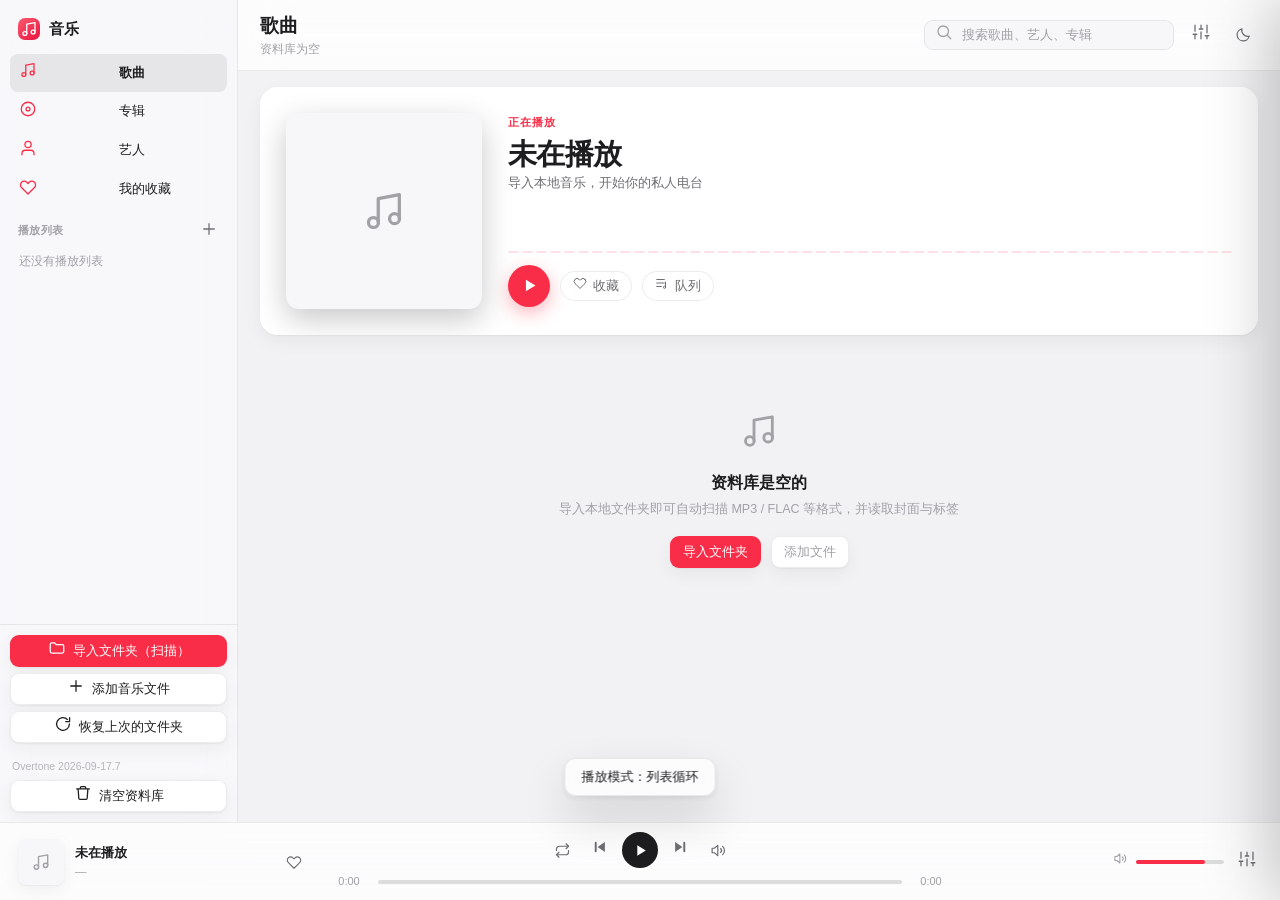
<file: Overtone/Overtone.html>
<!DOCTYPE html>
<html lang="zh-CN">
<head>
<meta charset="UTF-8">
<meta name="viewport" content="width=device-width, initial-scale=1">
<meta name="theme-color" content="#16161A">
<link rel="manifest" href="manifest.json">
<link rel="apple-touch-icon" href="图标/overtone-192.png">
<link rel="icon" type="image/png" sizes="192x192" href="图标/overtone-192.png">
<link rel="icon" type="image/svg+xml" href="[data-uri]">
<title>音乐 · 本地播放器</title>
<style>
/* ========== 主题变量 ========== */
:root{
  --accent:#fa2d48;
  --accent-soft:rgba(250,45,72,.12);
  --bg:#f2f2f5;
  --bg-elev:#ffffff;
  --bg-el2:#f7f7f9;
  --sidebar:rgba(250,250,252,.72);
  --bar:rgba(255,255,255,.78);
  --text:#1d1d1f;
  --text-2:#6e6e73;
  --text-3:#a1a1a6;
  --line:rgba(0,0,0,.075);
  --hover:rgba(0,0,0,.045);
  --active:rgba(0,0,0,.075);
  --glass:rgba(255,255,255,.72);
  --shadow-1:0 1px 2px rgba(0,0,0,.05), 0 6px 18px rgba(0,0,0,.05);
  --shadow-2:0 2px 6px rgba(0,0,0,.08), 0 22px 48px rgba(0,0,0,.14);
  --radius:12px;
  --radius-lg:18px;
  --track:rgba(0,0,0,.13);
}
html[data-theme="dark"]{
  --accent:#fa2d48;
  --accent-soft:rgba(250,45,72,.18);
  --bg:#161618;
  --bg-elev:#232326;
  --bg-el2:#2c2c30;
  --sidebar:rgba(28,28,30,.72);
  --bar:rgba(32,32,35,.80);
  --text:#f5f5f7;
  --text-2:#a1a1a6;
  --text-3:#757579;
  --line:rgba(255,255,255,.10);
  --hover:rgba(255,255,255,.065);
  --active:rgba(255,255,255,.10);
  --glass:rgba(44,44,46,.72);
  --shadow-1:0 1px 2px rgba(0,0,0,.35), 0 8px 22px rgba(0,0,0,.35);
  --shadow-2:0 2px 8px rgba(0,0,0,.45), 0 26px 56px rgba(0,0,0,.55);
  --track:rgba(255,255,255,.16);
}
*{box-sizing:border-box}
html,body{height:100%}
body{
  margin:0;background:var(--bg);color:var(--text);
  font-family:-apple-system,BlinkMacSystemFont,"SF Pro Text","SF Pro Display","PingFang SC","Hiragino Sans GB","Microsoft YaHei","Helvetica Neue",Arial,sans-serif;
  font-size:13px;line-height:1.45;-webkit-font-smoothing:antialiased;
  overflow:hidden;
}
button{font:inherit;color:inherit;background:none;border:0;cursor:pointer;padding:0}
input{font:inherit}
::-webkit-scrollbar{width:10px;height:10px}
::-webkit-scrollbar-thumb{background:var(--track);border-radius:8px;border:3px solid transparent;background-clip:content-box}
::-webkit-scrollbar-thumb:hover{background:var(--text-3);background-clip:content-box}
::-webkit-scrollbar-track{background:transparent}

/* ========== 布局 ========== */
.app{display:grid;grid-template-columns:238px 1fr;grid-template-rows:1fr 78px;height:100vh}

/* ========== 侧边栏 ========== */
.sidebar{
  grid-row:1;display:flex;flex-direction:column;min-height:0;
  background:var(--sidebar);backdrop-filter:blur(30px) saturate(180%);-webkit-backdrop-filter:blur(30px) saturate(180%);
  border-right:1px solid var(--line);
}
.brand{display:flex;align-items:center;gap:9px;padding:18px 18px 12px;font-size:15px;font-weight:600;letter-spacing:-.2px}
.brand .dot{width:22px;height:22px;border-radius:7px;background:linear-gradient(140deg,#fb5b6e,#e8123f);display:flex;align-items:center;justify-content:center;color:#fff}
.side-scroll{flex:1;overflow-y:auto;padding:0 10px 12px}
.side-label{padding:12px 8px 6px;font-size:11px;font-weight:600;color:var(--text-3);letter-spacing:.4px;display:flex;align-items:center;justify-content:space-between}
.side-label button{width:20px;height:20px;border-radius:6px;display:flex;align-items:center;justify-content:center;color:var(--text-2)}
.side-label button:hover{background:var(--hover);color:var(--text)}
.nav-item{
  display:flex;align-items:center;gap:9px;width:100%;padding:7px 9px;border-radius:8px;
  color:var(--text);text-align:left;font-size:13px;margin-bottom:1px;
}
.nav-item svg{color:var(--accent);flex:none}
.nav-item span{flex:1;overflow:hidden;text-overflow:ellipsis;white-space:nowrap}
.nav-item .cnt{font-size:11px;color:var(--text-3);flex:none}
.nav-item:hover{background:var(--hover)}
.nav-item.active{background:var(--active)}
.nav-item.active span{font-weight:600}
.side-foot{padding:10px;border-top:1px solid var(--line);display:flex;flex-direction:column;gap:6px}
.btn{
  display:inline-flex;align-items:center;justify-content:center;gap:7px;
  height:32px;padding:0 12px;border-radius:9px;font-size:12.5px;font-weight:500;
  background:var(--bg-elev);border:1px solid var(--line);box-shadow:var(--shadow-1);
  transition:transform .12s ease, background .12s ease;
}
.btn:hover{background:var(--bg-el2)}
.btn:active{transform:scale(.975)}
.btn.primary{background:var(--accent);color:#fff;border-color:transparent}
.btn.primary:hover{background:#e81f3c}
.btn.block{width:100%}
.btn[disabled]{opacity:.45;pointer-events:none}

/* ========== 主区域 ========== */
.main{grid-row:1;min-height:0;overflow-y:auto;overflow-x:hidden;position:relative}
.topbar{
  position:sticky;top:0;z-index:20;display:flex;align-items:center;gap:12px;
  padding:12px 22px;background:var(--bar);backdrop-filter:blur(24px) saturate(180%);
  -webkit-backdrop-filter:blur(24px) saturate(180%);border-bottom:1px solid var(--line);
}
.topbar h1{margin:0;font-size:19px;font-weight:700;letter-spacing:-.35px;flex:none}
.topbar .sub{color:var(--text-3);font-size:12px;margin-top:1px}
.spacer{flex:1}
.search{
  display:flex;align-items:center;gap:7px;height:30px;padding:0 10px;border-radius:9px;
  background:var(--bg-el2);border:1px solid var(--line);width:250px;color:var(--text-3);
}
.search:focus-within{border-color:var(--accent);background:var(--bg-elev)}
.search input{flex:1;border:0;background:none;outline:none;color:var(--text);font-size:12.5px;min-width:0}
.search input::placeholder{color:var(--text-3)}
.iconbtn{
  width:30px;height:30px;border-radius:9px;display:flex;align-items:center;justify-content:center;
  color:var(--text-2);border:1px solid transparent;
}
.iconbtn:hover{background:var(--hover);color:var(--text)}
.iconbtn.on{color:var(--accent);background:var(--accent-soft)}

/* ========== Hero 正在播放 ========== */
.hero{position:relative;margin:16px 22px 6px;border-radius:var(--radius-lg);overflow:hidden;background:var(--bg-elev);box-shadow:var(--shadow-1)}
.hero-bg{position:absolute;inset:-40%;background-size:cover;background-position:center;filter:blur(70px) saturate(170%);opacity:.42;transform:scale(1.15);transition:background-image .5s}
html[data-theme="dark"] .hero-bg{opacity:.5}
.hero-veil{position:absolute;inset:0;background:linear-gradient(115deg,color-mix(in srgb,var(--bg-elev) 82%,transparent),color-mix(in srgb,var(--bg-elev) 55%,transparent) 55%,color-mix(in srgb,var(--bg-elev) 74%,transparent))}
.hero-in{position:relative;display:flex;gap:26px;padding:26px}
.art{
  width:196px;height:196px;flex:none;border-radius:13px;overflow:hidden;background:var(--bg-el2);
  box-shadow:0 10px 30px rgba(0,0,0,.22);display:flex;align-items:center;justify-content:center;color:var(--text-3);
}
.art img{width:100%;height:100%;object-fit:cover;display:block}
.hero-txt{flex:1;min-width:0;display:flex;flex-direction:column;justify-content:center}
.eyebrow{font-size:11px;font-weight:700;letter-spacing:1px;color:var(--accent);text-transform:uppercase}
.hero-title{font-size:29px;font-weight:700;letter-spacing:-.7px;margin:6px 0 2px;line-height:1.2;
  overflow:hidden;text-overflow:ellipsis;display:-webkit-box;-webkit-line-clamp:2;-webkit-box-orient:vertical}
.hero-meta{color:var(--text-2);font-size:13px;overflow:hidden;text-overflow:ellipsis;white-space:nowrap}
.hero-actions{display:flex;align-items:center;gap:10px;margin-top:16px}
.viz{width:100%;height:46px;margin-top:14px;display:block;opacity:.9}
.playbtn{
  width:42px;height:42px;border-radius:50%;background:var(--accent);color:#fff;
  display:flex;align-items:center;justify-content:center;box-shadow:0 6px 18px rgba(250,45,72,.35);
  transition:transform .14s ease;
}
.playbtn:hover{transform:scale(1.06)}
.playbtn:active{transform:scale(.95)}
.chip{
  display:inline-flex;align-items:center;gap:6px;height:30px;padding:0 12px;border-radius:15px;
  background:var(--glass);backdrop-filter:blur(14px);border:1px solid var(--line);font-size:12.5px;font-weight:500;
  color:var(--text-2);
}
.chip:hover{color:var(--text);background:var(--hover)}
.chip.on{color:var(--accent);border-color:var(--accent);background:var(--accent-soft)}

/* ========== 列表 ========== */
.listwrap{padding:10px 22px 30px}
.lhead,.trow{
  display:grid;grid-template-columns:38px minmax(0,3.2fr) minmax(0,2.1fr) minmax(0,1.9fr) 62px 34px;
  gap:12px;align-items:center;padding:0 14px;
}
.lhead{height:32px;font-size:11px;font-weight:600;color:var(--text-3);letter-spacing:.4px;border-bottom:1px solid var(--line);position:sticky;top:70px;background:var(--bg);z-index:10}
.lhead button{font-size:11px;font-weight:600;color:var(--text-3);display:inline-flex;align-items:center;gap:3px}
.lhead button:hover{color:var(--text)}
.lhead .hl{color:var(--accent)}
.trow{height:54px;border-radius:10px;cursor:default;position:relative}
.trow:hover{background:var(--hover)}
.trow.playing{background:var(--accent-soft)}
.trow.playing .t-title{color:var(--accent);font-weight:600}
.t-idx{font-size:12px;color:var(--text-3);text-align:center;font-variant-numeric:tabular-nums;display:flex;align-items:center;justify-content:center}
.t-idx .n{display:block}
.trow:hover .t-idx .n{display:none}
.t-idx .b{display:none;color:var(--text)}
.trow:hover .t-idx .b{display:block}
.trow.playing:hover .t-idx .b{display:none}
.trow.playing .t-idx .n{display:none}
.eqbars{display:none;gap:2px;align-items:flex-end;height:14px}
.trow.playing .eqbars{display:flex}
.trow.playing:hover .eqbars{display:none}
.eqbars i{width:2.5px;background:var(--accent);border-radius:2px;animation:bar .9s ease-in-out infinite}
.eqbars i:nth-child(1){height:40%;animation-delay:0s}
.eqbars i:nth-child(2){height:95%;animation-delay:.18s}
.eqbars i:nth-child(3){height:60%;animation-delay:.36s}
.eqbars i:nth-child(4){height:80%;animation-delay:.54s}
@keyframes bar{0%,100%{transform:scaleY(.4)}50%{transform:scaleY(1)}}
.t-main{display:flex;align-items:center;gap:11px;min-width:0}
.t-thumb{width:36px;height:36px;border-radius:7px;flex:none;overflow:hidden;background:var(--bg-el2);display:flex;align-items:center;justify-content:center;color:var(--text-3)}
.t-thumb img{width:100%;height:100%;object-fit:cover;display:block}
.t-title{overflow:hidden;text-overflow:ellipsis;white-space:nowrap;font-size:13.5px}
.t-sub{display:none}
.t-artist,.t-album{color:var(--text-2);overflow:hidden;text-overflow:ellipsis;white-space:nowrap;font-size:12.5px}
.t-album{color:var(--text-3)}
.t-dur{font-size:12px;color:var(--text-3);text-align:right;font-variant-numeric:tabular-nums}
.trow.pending{opacity:.62}
.trow.pending .t-title{color:var(--text-2)}
.t-flag{font-size:10.5px;color:#c98a00;margin-top:1px;white-space:nowrap}
html[data-theme="dark"] .t-flag{color:#e0a83a}
.pending-bar{
  display:flex;align-items:center;gap:10px;margin:12px 22px 0;padding:10px 14px;border-radius:12px;
  background:var(--accent-soft);border:1px solid color-mix(in srgb,var(--accent) 28%,transparent);
  font-size:12.5px;color:var(--text);
}
.pending-bar .spacer{flex:1}
.t-more{width:28px;height:28px;border-radius:7px;display:flex;align-items:center;justify-content:center;color:var(--text-3);opacity:0}
.trow:hover .t-more,.trow.playing .t-more{opacity:1}
.t-more:hover{background:var(--active);color:var(--text)}
.trow .t-more.on{opacity:1;color:var(--accent)}

/* 专辑 / 艺人卡片 */
.grid{display:grid;grid-template-columns:repeat(auto-fill,minmax(158px,1fr));gap:20px;padding:20px 22px 40px}
.card{cursor:default;border-radius:var(--radius);padding:10px;transition:background .14s}
.card:hover{background:var(--hover)}
.card .cov{width:100%;aspect-ratio:1;border-radius:11px;overflow:hidden;background:var(--bg-el2);box-shadow:var(--shadow-1);display:flex;align-items:center;justify-content:center;color:var(--text-3);margin-bottom:10px}
.card .cov img{width:100%;height:100%;object-fit:cover;display:block}
.card.round .cov{border-radius:50%}
.card .c1{font-size:13px;font-weight:600;overflow:hidden;text-overflow:ellipsis;white-space:nowrap}
.card .c2{font-size:12px;color:var(--text-3);overflow:hidden;text-overflow:ellipsis;white-space:nowrap;margin-top:1px}

/* 空状态 */
.empty{padding:70px 20px;text-align:center;color:var(--text-3)}
.empty h3{margin:14px 0 6px;font-size:16px;font-weight:600;color:var(--text)}
.empty p{margin:0 0 18px;font-size:12.5px}
.empty .row{display:flex;gap:10px;justify-content:center}

/* ========== 底部播放条 ========== */
.playerbar{
  grid-column:1/-1;grid-row:2;display:grid;grid-template-columns:minmax(180px,1fr) minmax(340px,620px) minmax(180px,1fr);
  gap:20px;align-items:center;padding:0 18px;
  background:var(--bar);backdrop-filter:blur(30px) saturate(180%);-webkit-backdrop-filter:blur(30px) saturate(180%);
  border-top:1px solid var(--line);z-index:30;
}
.pb-left{display:flex;align-items:center;gap:11px;min-width:0}
.pb-art{width:46px;height:46px;border-radius:8px;flex:none;overflow:hidden;background:var(--bg-el2);display:flex;align-items:center;justify-content:center;color:var(--text-3);box-shadow:var(--shadow-1)}
.pb-art img{width:100%;height:100%;object-fit:cover;display:block}
.pb-info{min-width:0;flex:1}
.pb-title{font-size:13px;font-weight:600;overflow:hidden;text-overflow:ellipsis;white-space:nowrap}
.pb-artist{font-size:11.5px;color:var(--text-3);overflow:hidden;text-overflow:ellipsis;white-space:nowrap}
.pb-center{display:flex;flex-direction:column;gap:5px;align-items:center}
.pb-ctrl{display:flex;align-items:center;gap:6px}
.cbtn{width:32px;height:32px;border-radius:50%;display:flex;align-items:center;justify-content:center;color:var(--text-2)}
.cbtn:hover{background:var(--hover);color:var(--text)}
.cbtn.on{color:var(--accent);background:var(--accent-soft)}
.cbtn.main{width:36px;height:36px;background:var(--text);color:var(--bg-elev)}
.cbtn.main:hover{background:var(--text);opacity:.86;color:var(--bg-elev)}
.pb-seek{display:flex;align-items:center;gap:10px;width:100%}
.tm{font-size:11px;color:var(--text-3);font-variant-numeric:tabular-nums;flex:none;width:38px;text-align:center}
.pb-right{display:flex;align-items:center;justify-content:flex-end;gap:8px;min-width:0}
.volwrap{width:88px;flex:none}

/* ========== 自定义推子 ========== */
.fader{position:relative;touch-action:none;user-select:none;cursor:pointer}
.fader-h{height:18px;display:flex;align-items:center;width:100%}
.fader-h .tr{position:relative;height:4px;width:100%;border-radius:2px;background:var(--track);overflow:visible}
.fader-h .fl{position:absolute;top:0;left:0;height:4px;border-radius:2px;background:var(--accent)}
.fader-h .th{position:absolute;top:50%;width:12px;height:12px;border-radius:50%;background:#fff;box-shadow:0 1px 4px rgba(0,0,0,.35);transform:translate(-50%,-50%);opacity:0;transition:opacity .14s}
.fader-h:hover .th,.fader-h.drag .th{opacity:1}
.fader-h .tr:hover .fl{background:var(--accent)}
.fader-v{width:100%;height:120px;display:flex;flex-direction:column;align-items:center}
.fader-v .tr{position:relative;width:4px;height:100%;border-radius:2px;background:var(--track)}
.fader-v .fl{position:absolute;left:0;width:4px;border-radius:2px;background:var(--accent)}
.fader-v .th{position:absolute;left:50%;width:13px;height:13px;border-radius:50%;background:#fff;box-shadow:0 1px 4px rgba(0,0,0,.35);transform:translate(-50%,50%)}
.fader-v:hover .th{box-shadow:0 0 0 4px var(--accent-soft),0 1px 4px rgba(0,0,0,.35)}

/* ========== 音效面板 ========== */
.backdrop{position:fixed;inset:0;background:rgba(0,0,0,.28);backdrop-filter:blur(2px);opacity:0;pointer-events:none;transition:opacity .22s;z-index:60}
.backdrop.show{opacity:1;pointer-events:auto}
.fx{
  position:fixed;top:0;right:0;bottom:0;width:392px;max-width:92vw;z-index:70;
  background:var(--glass);backdrop-filter:blur(34px) saturate(180%);-webkit-backdrop-filter:blur(34px) saturate(180%);
  border-left:1px solid var(--line);box-shadow:-20px 0 60px rgba(0,0,0,.22);
  transform:translateX(102%);transition:transform .3s cubic-bezier(.32,.72,0,1);
  display:flex;flex-direction:column;
}
.fx.show{transform:none}
.fx-head{display:flex;align-items:center;gap:10px;padding:16px 18px;border-bottom:1px solid var(--line);flex:none}
.fx-head h2{margin:0;font-size:15px;font-weight:600;letter-spacing:-.2px;flex:1}
.fx-body{flex:1;overflow-y:auto;padding:4px 18px 26px}
.fx-sec{padding:16px 0;border-bottom:1px solid var(--line)}
.fx-sec:last-child{border-bottom:0}
.fx-sec h3{margin:0 0 12px;font-size:11px;font-weight:700;letter-spacing:.7px;color:var(--text-3);display:flex;align-items:center;justify-content:space-between}
.fx-sec h3 .v{color:var(--accent);font-variant-numeric:tabular-nums;letter-spacing:0}
.presets{display:flex;flex-wrap:wrap;gap:6px;margin-bottom:14px}
.preset{height:26px;padding:0 11px;border-radius:13px;font-size:11.5px;background:var(--bg-el2);border:1px solid var(--line);color:var(--text-2)}
.preset:hover{color:var(--text)}
.preset.on{background:var(--accent);border-color:transparent;color:#fff;font-weight:600}
#eqCurve{width:100%;height:76px;display:block;margin-bottom:14px;border-radius:10px;background:var(--bg-el2);border:1px solid var(--line)}
.eqbands{display:grid;grid-template-columns:repeat(10,1fr);gap:4px}
.eqband{display:flex;flex-direction:column;align-items:center;gap:6px}
.eqband .db{font-size:9.5px;color:var(--text-3);font-variant-numeric:tabular-nums;height:12px}
.eqband .hz{font-size:9px;color:var(--text-3)}
.rowfx{display:flex;align-items:center;gap:12px;margin-bottom:11px}
.rowfx label{width:74px;flex:none;font-size:12px;color:var(--text-2)}
.rowfx .fader{flex:1}
.rowfx .num{width:52px;flex:none;text-align:right;font-size:11.5px;color:var(--text);font-variant-numeric:tabular-nums}
.sw{width:42px;height:25px;border-radius:13px;background:var(--track);position:relative;flex:none;transition:background .18s}
.sw i{position:absolute;top:2.5px;left:2.5px;width:20px;height:20px;border-radius:50%;background:#fff;box-shadow:0 1px 3px rgba(0,0,0,.3);transition:transform .18s}
.sw.on{background:var(--accent)}
.sw.on i{transform:translateX(17px)}
.fx-note{font-size:11.5px;color:var(--text-3);line-height:1.6;margin:10px 0 0}

/* ========== 菜单 / 提示 ========== */
.ctx{
  position:fixed;z-index:90;min-width:190px;padding:5px;border-radius:11px;
  background:var(--glass);backdrop-filter:blur(30px) saturate(180%);-webkit-backdrop-filter:blur(30px) saturate(180%);
  border:1px solid var(--line);box-shadow:var(--shadow-2);
  opacity:0;pointer-events:none;transform:scale(.96);transform-origin:top left;transition:opacity .12s,transform .12s;
}
.ctx.show{opacity:1;pointer-events:auto;transform:none}
.ctx button{display:flex;align-items:center;gap:9px;width:100%;padding:7px 10px;border-radius:7px;font-size:12.5px;text-align:left;color:var(--text)}
.ctx button:hover{background:var(--accent);color:#fff}
.ctx button.danger{color:#e5484d}
.ctx button.danger:hover{background:#e5484d;color:#fff}
.ctx .sep{height:1px;background:var(--line);margin:4px 6px}
.ctx .hd{padding:6px 10px 4px;font-size:10.5px;font-weight:700;letter-spacing:.6px;color:var(--text-3)}
.toast{
  position:fixed;left:50%;bottom:104px;transform:translate(-50%,14px);z-index:100;
  padding:9px 16px;border-radius:11px;font-size:12.5px;
  background:var(--glass);backdrop-filter:blur(24px) saturate(180%);-webkit-backdrop-filter:blur(24px) saturate(180%);
  border:1px solid var(--line);box-shadow:var(--shadow-2);
  opacity:0;pointer-events:none;transition:opacity .2s,transform .2s;
}
.toast.show{opacity:1;transform:translate(-50%,0)}
.spin{width:13px;height:13px;border-radius:50%;border:2px solid var(--track);border-top-color:var(--accent);animation:spin .7s linear infinite;flex:none}
@keyframes spin{to{transform:rotate(360deg)}}
dialog{border:0;padding:0;border-radius:14px;background:var(--bg-elev);color:var(--text);box-shadow:var(--shadow-2)}
dialog::backdrop{background:rgba(0,0,0,.34);backdrop-filter:blur(3px)}
.dlg{padding:20px;width:320px}
.dlg h3{margin:0 0 12px;font-size:14px}
.dlg input{width:100%;height:34px;padding:0 11px;border-radius:9px;border:1px solid var(--line);background:var(--bg-el2);color:var(--text);outline:none;margin-bottom:16px}
.dlg input:focus{border-color:var(--accent)}
.dlg .row{display:flex;gap:8px;justify-content:flex-end}

@media (max-width:980px){
  .app{grid-template-columns:190px 1fr}
  .hero-in{flex-direction:column;align-items:center;text-align:center}
  .viz{display:none}
}
</style>
</head>
<body>

<div class="app">
  <!-- 侧边栏 -->
  <aside class="sidebar">
    <div class="brand">
      <span class="dot" data-icon="note"></span>
      <span>音乐</span>
    </div>
    <div class="side-scroll">
      <div style="height:2px"></div>
      <button class="nav-item active" data-view="songs"><span data-icon="note"></span><span>歌曲</span><span class="cnt" id="cntSongs"></span></button>
      <button class="nav-item" data-view="albums"><span data-icon="disc"></span><span>专辑</span><span class="cnt" id="cntAlbums"></span></button>
      <button class="nav-item" data-view="artists"><span data-icon="user"></span><span>艺人</span><span class="cnt" id="cntArtists"></span></button>
      <button class="nav-item" data-view="fav"><span data-icon="heart"></span><span>我的收藏</span><span class="cnt" id="cntFav"></span></button>

      <div class="side-label"><span>播放列表</span><button id="newPlBtn" title="新建播放列表"><span data-icon="plus"></span></button></div>
      <div id="plList"></div>
    </div>
    <div class="side-foot">
      <button class="btn primary block" id="importDirBtn"><span data-icon="folder"></span>导入文件夹（扫描）</button>
      <button class="btn block" id="importFilesBtn"><span data-icon="plus"></span>添加音乐文件</button>
      <button class="btn block" id="restoreBtn" hidden><span data-icon="restore"></span>恢复上次的文件夹</button>
      <div id="authStatus" hidden style="font-size:11.5px;line-height:1.55;color:#8a8a8e;margin:8px 2px 0;word-break:break-word"></div>
      <div style="font-size:10.5px;color:#9a9a9e;opacity:.7;margin:10px 2px 0">Overtone <span id="buildTag">-</span></div>
      <button class="btn block" id="clearBtn"><span data-icon="trash"></span>清空资料库</button>
    </div>
  </aside>

  <!-- 主内容 -->
  <main class="main" id="main">
    <header class="topbar">
      <div>
        <h1 id="viewTitle">歌曲</h1>
        <div class="sub" id="viewSub">资料库为空</div>
      </div>
      <div class="spacer"></div>
      <div class="search">
        <span data-icon="search"></span>
        <input id="searchInput" placeholder="搜索歌曲、艺人、专辑" autocomplete="off">
      </div>
      <button class="iconbtn" id="fxBtn" title="音效（均衡器 / 混响 / 低音）"><span data-icon="sliders"></span></button>
      <button class="iconbtn" id="themeBtn" title="切换深浅色"></button>
    </header>

    <!-- 正在播放 -->
    <section class="hero" id="hero">
      <div class="hero-bg" id="heroBg"></div>
      <div class="hero-veil"></div>
      <div class="hero-in">
        <div class="art" id="heroArt"><span data-icon="note" data-size="46"></span></div>
        <div class="hero-txt">
          <div class="eyebrow" id="heroEyebrow">正在播放</div>
          <div class="hero-title" id="heroTitle">未在播放</div>
          <div class="hero-meta" id="heroMeta">导入本地音乐，开始你的私人电台</div>
          <canvas class="viz" id="viz"></canvas>
          <div class="hero-actions" style="margin-top:12px">
            <button class="playbtn" id="heroPlay" title="播放 / 暂停"><span data-icon="play" data-size="19"></span></button>
            <button class="chip" id="heroFav"><span data-icon="heart" data-size="14"></span><span id="heroFavTxt">收藏</span></button>
            <button class="chip" id="heroQueue"><span data-icon="queue" data-size="14"></span>队列</button>
          </div>
        </div>
      </div>
    </section>

    <div id="content"></div>
  </main>

  <!-- 播放条 -->
  <footer class="playerbar">
    <div class="pb-left">
      <div class="pb-art" id="pbArt"><span data-icon="note" data-size="20"></span></div>
      <div class="pb-info">
        <div class="pb-title" id="pbTitle">未在播放</div>
        <div class="pb-artist" id="pbArtist">—</div>
      </div>
      <button class="cbtn" id="pbFav" title="收藏"><span data-icon="heart" data-size="16"></span></button>
    </div>

    <div class="pb-center">
      <div class="pb-ctrl">
        <button class="cbtn" id="btnMode" title="播放模式"><span data-icon="listloop" data-size="17"></span></button>
        <button class="cbtn" id="btnPrev" title="上一首"><span data-icon="prev" data-size="18"></span></button>
        <button class="cbtn main" id="btnPlay" title="播放 / 暂停"><span data-icon="play" data-size="17"></span></button>
        <button class="cbtn" id="btnNext" title="下一首"><span data-icon="next" data-size="18"></span></button>
        <button class="cbtn" id="btnVol" title="静音"><span data-icon="volume" data-size="17"></span></button>
      </div>
      <div class="pb-seek">
        <span class="tm" id="tCur">0:00</span>
        <div class="fader fader-h" id="seekFader" style="flex:1"><div class="tr"><div class="fl"></div><div class="th"></div></div></div>
        <span class="tm" id="tTot">0:00</span>
      </div>
    </div>

    <div class="pb-right">
      <span data-icon="volume" data-size="15" style="color:var(--text-3)"></span>
      <div class="volwrap"><div class="fader fader-h" id="volFader"><div class="tr"><div class="fl"></div><div class="th"></div></div></div></div>
      <button class="iconbtn" id="fxBtn2" title="音效"><span data-icon="sliders"></span></button>
    </div>
  </footer>
</div>

<!-- 音效面板 -->
<div class="backdrop" id="backdrop"></div>
<aside class="fx" id="fxPanel">
  <div class="fx-head">
    <span data-icon="sliders"></span>
    <h2>音效</h2>
    <div class="sw on" id="fxPower" title="音效总开关"><i></i></div>
    <button class="iconbtn" id="fxClose"><span data-icon="close"></span></button>
  </div>
  <div class="fx-body">
    <div class="fx-sec">
      <h3>均衡器 <span class="v" id="eqPresetName">平坦</span></h3>
      <div class="presets" id="eqPresets"></div>
      <canvas id="eqCurve"></canvas>
      <div class="eqbands" id="eqBands"></div>
      <p class="fx-note">拖动滑块调整各频段增益，范围 −12 dB ~ +12 dB。曲线为各频段叠加后的实际频响。</p>
    </div>

    <div class="fx-sec">
      <h3>低音增强 <span class="v" id="bassVal">0.0 dB</span></h3>
      <div class="presets" id="bassPresets"></div>
      <div class="rowfx">
        <label>强度</label>
        <div class="fader fader-h" id="bassFader"><div class="tr"><div class="fl"></div><div class="th"></div></div></div>
        <span class="num" id="bassNum">0.0</span>
      </div>
      <div class="rowfx">
        <label>中心频率</label>
        <div class="fader fader-h" id="bassFreqFader"><div class="tr"><div class="fl"></div><div class="th"></div></div></div>
        <span class="num" id="bassFreqNum">120</span>
      </div>
      <p class="fx-note">低音增强使用低架滤波器，加在均衡器之前，适合补充耳机低频量感。</p>
    </div>

    <div class="fx-sec">
      <h3>混响 <span class="v" id="revVal">关闭</span></h3>
      <div class="presets" id="revPresets"></div>
      <div class="rowfx">
        <label>房间大小</label>
        <div class="fader fader-h" id="revSizeFader"><div class="tr"><div class="fl"></div><div class="th"></div></div></div>
        <span class="num" id="revSizeNum">1.2s</span>
      </div>
      <div class="rowfx">
        <label>湿度</label>
        <div class="fader fader-h" id="revWetFader"><div class="tr"><div class="fl"></div><div class="th"></div></div></div>
        <span class="num" id="revWetNum">0%</span>
      </div>
      <p class="fx-note">混响由程序实时合成的脉冲响应生成，不依赖任何外部音频文件。</p>
    </div>

    <div class="fx-sec">
      <h3>输出 <span class="v" id="preVal">0.0 dB</span></h3>
      <div class="rowfx">
        <label>前级增益</label>
        <div class="fader fader-h" id="preFader"><div class="tr"><div class="fl"></div><div class="th"></div></div></div>
        <span class="num" id="preNum">0.0</span>
      </div>
      <p class="fx-note">输出已串接安全限幅器，可避免大增益下削波失真。</p>
      <button class="btn block" id="fxReset" style="margin-top:12px"><span data-icon="restore"></span>全部重置为默认</button>
    </div>
  </div>
</aside>

<input type="file" id="fileInput" accept="audio/*,.mp3,.flac,.m4a,.wav,.aac,.ogg,.opus,.aiff" multiple hidden>
<input type="file" id="dirInput" webkitdirectory directory multiple hidden>
<div class="ctx" id="ctxMenu"></div>
<div class="toast" id="toast"></div>
<audio id="audio" preload="metadata"></audio>

<dialog id="plDialog">
  <div class="dlg">
    <h3 id="plDlgTitle">新建播放列表</h3>
    <input id="plDlgInput" placeholder="播放列表名称" maxlength="40">
    <div class="row">
      <button class="btn" id="plDlgCancel">取消</button>
      <button class="btn primary" id="plDlgOk">确定</button>
    </div>
  </div>
</dialog>

<script>
"use strict";
/* =========================================================
   本地音乐播放器 · 单文件实现
   结构：图标 / 工具 / 标签解析 / 音频引擎 / 资料库 / 播放 / 界面
   ========================================================= */

/* ---------------- 图标 ---------------- */
const I = {
  note:'<path d="M9 18V5.5l11-2V16"/><circle cx="6.5" cy="18" r="2.6"/><circle cx="17.5" cy="16" r="2.6"/>',
  disc:'<circle cx="12" cy="12" r="9"/><circle cx="12" cy="12" r="2.6"/>',
  user:'<path d="M20 21v-1.8a4.2 4.2 0 0 0-4.2-4.2H8.2A4.2 4.2 0 0 0 4 19.2V21"/><circle cx="12" cy="7.4" r="4.2"/>',
  heart:'<path d="M20.6 5.7a4.9 4.9 0 0 0-7 0L12 7.3l-1.6-1.6a4.9 4.9 0 1 0-7 7l1.6 1.6L12 21.4l7-7.1 1.6-1.6a4.9 4.9 0 0 0 0-7z"/>',
  heartFill:'<path d="M20.6 5.7a4.9 4.9 0 0 0-7 0L12 7.3l-1.6-1.6a4.9 4.9 0 1 0-7 7l1.6 1.6L12 21.4l7-7.1 1.6-1.6a4.9 4.9 0 0 0 0-7z" fill="currentColor"/>',
  plus:'<path d="M12 5v14M5 12h14"/>',
  folder:'<path d="M3 7.2A2 2 0 0 1 5 5.2h3.9l1.9 2.4H19a2 2 0 0 1 2 2v7.2a2 2 0 0 1-2 2H5a2 2 0 0 1-2-2z"/>',
  search:'<circle cx="11" cy="11" r="7"/><path d="M16.4 16.4L21 21"/>',
  sliders:'<path d="M4 21v-6M4 11V3M12 21v-9M12 8V3M20 21v-4M20 13V3M1.6 15h4.8M9.6 8h4.8M17.6 17h4.8"/>',
  close:'<path d="M6 6l12 12M18 6L6 18"/>',
  trash:'<path d="M3.5 6.5h17M8.5 6.5V4.8A1.3 1.3 0 0 1 9.8 3.5h4.4a1.3 1.3 0 0 1 1.3 1.3v1.7M18.5 6.5l-.9 12.4a1.6 1.6 0 0 1-1.6 1.5H8a1.6 1.6 0 0 1-1.6-1.5L5.5 6.5"/>',
  restore:'<path d="M20.5 12a8.5 8.5 0 1 1-2.6-6.1"/><path d="M20.8 3.6v5.2h-5.2"/>',
  more:'<circle cx="5.5" cy="12" r="1.6" fill="currentColor" stroke="none"/><circle cx="12" cy="12" r="1.6" fill="currentColor" stroke="none"/><circle cx="18.5" cy="12" r="1.6" fill="currentColor" stroke="none"/>',
  queue:'<path d="M3 6h13M3 12h13M3 18h8"/><path d="M18 10.5v8.2"/><circle cx="16.3" cy="19.4" r="1.9"/>',
  heartS:'<path d="M20.6 5.7a4.9 4.9 0 0 0-7 0L12 7.3l-1.6-1.6a4.9 4.9 0 1 0-7 7l1.6 1.6L12 21.4l7-7.1 1.6-1.6a4.9 4.9 0 0 0 0-7z"/>'
};
I.play='<path d="M7.5 4.6v14.8L19.5 12z" fill="currentColor" stroke="none"/>';
I.pause='<rect x="7" y="4.8" width="3.6" height="14.4" rx="1.3" fill="currentColor" stroke="none"/><rect x="13.4" y="4.8" width="3.6" height="14.4" rx="1.3" fill="currentColor" stroke="none"/>';
I.prev='<path d="M18.5 5.2v13.6L8.8 12z" fill="currentColor" stroke="none"/><rect x="5" y="5" width="2.6" height="14" rx="1.2" fill="currentColor" stroke="none"/>';
I.next='<path d="M5.5 5.2v13.6L15.2 12z" fill="currentColor" stroke="none"/><rect x="16.4" y="5" width="2.6" height="14" rx="1.2" fill="currentColor" stroke="none"/>';
I.shuffle='<path d="M16 3.5h4.5V8"/><path d="M20.5 3.5L13 11"/><path d="M3.5 3.5L9 9"/><path d="M16 20.5h4.5V16"/><path d="M20.5 20.5L14 14"/><path d="M3.5 20.5l6.3-6.3"/>';
I.listloop='<path d="M17 2.5L20.5 6 17 9.5"/><path d="M3.5 12v-2a4 4 0 0 1 4-4h13"/><path d="M7 21.5L3.5 18 7 14.5"/><path d="M20.5 12v2a4 4 0 0 1-4 4h-13"/>';
I.singleloop='<path d="M17 2.5L20.5 6 17 9.5"/><path d="M3.5 12v-2a4 4 0 0 1 4-4h13"/><path d="M7 21.5L3.5 18 7 14.5"/><path d="M20.5 12v2a4 4 0 0 1-4 4h-13"/><path d="M12.7 15.4V9.8l-1.6 1.2"/>';
I.sequence='<path d="M3 6.5h12M3 12h12M3 17.5h8"/><path d="M17 9.2l3 2.8-3 2.8"/><path d="M23 8.5v7"/>';
I.volume='<path d="M11 4.8L6.2 8.8H3v6.4h3.2L11 19.2z"/><path d="M15 9.2a4 4 0 0 1 0 5.6"/><path d="M17.9 6.2a8 8 0 0 1 0 11.6"/>';
I.volumeLow='<path d="M11 4.8L6.2 8.8H3v6.4h3.2L11 19.2z"/><path d="M15 9.2a4 4 0 0 1 0 5.6"/>';
I.mute='<path d="M11 4.8L6.2 8.8H3v6.4h3.2L11 19.2z"/><path d="M16 9.5l5 5M21 9.5l-5 5"/>';
I.moon='<path d="M20 14.2A8.4 8.4 0 0 1 9.8 4a8.6 8.6 0 1 0 10.2 10.2z"/>';
I.sun='<circle cx="12" cy="12" r="4.2"/><path d="M12 2v2.2M12 19.8V22M4.2 4.2l1.6 1.6M18.2 18.2l1.6 1.6M2 12h2.2M19.8 12H22M4.2 19.8l1.6-1.6M18.2 5.8l1.6-1.6"/>';
I.chevR='<path d="M9 5.5l6.5 6.5L9 18.5"/>';
I.back='<path d="M15 5.5L8.5 12l6.5 6.5"/>';

function svg(name, size){
  return '<svg viewBox="0 0 24 24" width="'+(size||18)+'" height="'+(size||18)+'" fill="none" stroke="currentColor" '+
    'stroke-width="1.7" stroke-linecap="round" stroke-linejoin="round" aria-hidden="true">'+I[name]+'</svg>';
}
function paintIcons(root){
  (root||document).querySelectorAll('[data-icon]').forEach(el=>{
    el.innerHTML = svg(el.dataset.icon, el.dataset.size ? +el.dataset.size : 18);
  });
}

/* ---------------- 通用工具 ---------------- */
const $  = (s,r)=> (r||document).querySelector(s);
const $$ = (s,r)=> Array.from((r||document).querySelectorAll(s));
function fmtTime(s){
  if(!isFinite(s)||s<0) s=0;
  s=Math.floor(s);
  const h=Math.floor(s/3600), m=Math.floor(s%3600/60), ss=s%60;
  return (h? h+':'+String(m).padStart(2,'0') : m) + ':' + String(ss).padStart(2,'0');
}
function esc(s){
  return String(s==null?'':s).replace(/[&<>"']/g, c=>({'&':'&amp;','<':'&lt;','>':'&gt;','"':'&quot;',"'":'&#39;'}[c]));
}
function uid(str){
  let h=5381;
  for(let i=0;i<str.length;i++) h=((h<<5)+h+str.charCodeAt(i))>>>0;
  return h.toString(36)+'-'+str.length.toString(36);
}
let toastTimer=null;
function toast(msg, ms){
  const t=$('#toast');
  t.innerHTML=msg;
  t.classList.add('show');
  clearTimeout(toastTimer);
  toastTimer=setTimeout(()=>t.classList.remove('show'), ms||2200);
}
function savedLS(k,def){ try{ const v=localStorage.getItem(k); return v==null?def:JSON.parse(v); }catch(e){ return def; } }
function saveLS(k,v){ try{ localStorage.setItem(k,JSON.stringify(v)); }catch(e){} }

/* ---------------- IndexedDB：保存目录句柄 ---------------- */
const IDB={
  open(){ return new Promise((res,rej)=>{
    const rq=indexedDB.open('am-local-player',1);
    rq.onupgradeneeded=()=>{ if(!rq.result.objectStoreNames.contains('kv')) rq.result.createObjectStore('kv'); };
    rq.onsuccess=()=>res(rq.result); rq.onerror=()=>rej(rq.error);
  });},
  async set(k,v){ const db=await this.open(); return new Promise((res,rej)=>{ const tx=db.transaction('kv','readwrite'); tx.objectStore('kv').put(v,k); tx.oncomplete=res; tx.onerror=()=>rej(tx.error); }); },
  async get(k){ const db=await this.open(); return new Promise((res,rej)=>{ const tx=db.transaction('kv','readonly'); const q=tx.objectStore('kv').get(k); q.onsuccess=()=>res(q.result); q.onerror=()=>rej(q.error); }); },
  async del(k){ const db=await this.open(); return new Promise((res,rej)=>{ const tx=db.transaction('kv','readwrite'); tx.objectStore('kv').delete(k); tx.oncomplete=res; tx.onerror=()=>rej(tx.error); }); }
};

/* =========================================================
   本地持久化：资料库索引 + 元数据缓存
   作用：重载/改代码后，已导入的歌曲清单与解析好的标签不会丢。
   - 索引只存轻量字段（不含封面），恢复后立即出列表
   - 元数据缓存带解析器版本号，旧版本缓存自动失效并重新解析，
     这样修好解析器后不会被旧的错误标题"钉住"
   - 老数据（lp.fav / lp.playlists / dirHandle）的键名与结构完全不变，保证向后兼容
   ========================================================= */
const MetaStore={
  cache:new Map(),
  index:[],
  loaded:false,
  timer:null,
  KEY_META:'metaCache',
  KEY_INDEX:'libraryIndex',
  CAP:4000,
  async load(){
    if(this.loaded) return;
    this.loaded=true;
    try{
      const c=await IDB.get(this.KEY_META);
      if(c && c.v===TAG_PARSER_VERSION && c.data) this.cache=new Map(Object.entries(c.data));
      const ix=await IDB.get(this.KEY_INDEX);
      if(Array.isArray(ix)) this.index=ix.filter(x=>x && x.id && x.name);
    }catch(e){ /* 隐私模式等场景下不可用，忽略 */ }
  },
  get(id){
    const m=this.cache.get(id);
    return (m && m.v===TAG_PARSER_VERSION) ? m : null;
  },
  put(id, meta){
    this.cache.set(id, Object.assign({v:TAG_PARSER_VERSION}, meta));
    this.schedule();
  },
  schedule(){
    if(this.timer) return;
    this.timer=setTimeout(()=>{ this.timer=null; this.flush(); }, 1500);
  },
  async flush(){
    if(this.timer){ clearTimeout(this.timer); this.timer=null; }
    try{
      const arr=Array.from(this.cache.entries());
      if(arr.length>this.CAP) this.cache=new Map(arr.slice(arr.length-this.CAP));
      const data={};
      this.cache.forEach((v,k)=>{ data[k]=v; });
      await IDB.set(this.KEY_META, { v:TAG_PARSER_VERSION, data });
      await IDB.set(this.KEY_INDEX, Array.from(tracks.values()).map(t=>({
        id:t.id, name:t.name, size:t.file?t.file.size:0, lastModified:t.file?t.file.lastModified:0, added:t.added
      })));
    }catch(e){ /* 忽略写入失败，不影响使用 */ }
  }
};

/* =========================================================
   标签解析：ID3v2（MP3） / Vorbis Comment + PICTURE（FLAC）
   ========================================================= */
/* =========================================================
   标签解析：ID3v2.2/2.3/2.4（+ ID3v1 回退） / FLAC Vorbis Comment + PICTURE
   TAG_PARSER_VERSION：解析逻辑变更时递增，用于让旧的元数据缓存自动失效，
   保证修好解析器后，之前缓存过的旧标题不会继续被沿用。
   ========================================================= */
const TAG_PARSER_VERSION=2;
const SUPPORTED=new Set(['mp3','flac','wav','wave','m4a','m4b','aac','ogg','oga','opus','aif','aiff','aifc','mp2','weba','mpga']);
function extOf(name){ const i=name.lastIndexOf('.'); return i<0?'':name.slice(i+1).toLowerCase(); }

/* 去掉结尾的 0x00 填充（单字节编码用） */
function trimNul(b){ let e=b.length; while(e>0 && b[e-1]===0) e--; return b.subarray(0,e); }

/* ID3v2 文本帧解码。
   enc=1/2 是 UTF-16，终结符是「两个字节」的 00 00，因此必须成对裁剪；
   若按单字节裁掉所有结尾 0x00，以 ASCII 字符结尾的标题会被削掉最后一个字符
   （例如 "ABC" 的 UTF-16LE 是 41 00 42 00 43 00，会变成 "AB" + 乱码）。 */
function decodeTagText(bytes, enc){
  const b = bytes.subarray ? bytes : new Uint8Array(bytes);
  if(enc===1 || enc===2){
    let end=b.length;
    while(end>=2 && b[end-1]===0 && b[end-2]===0) end-=2;   // 成对裁掉 00 00
    if(end%2) end--;                                        // 残缺字节丢弃
    const body=b.subarray(0,end);
    if(body.length>=2 && body[0]===0xFF && body[1]===0xFE) return new TextDecoder('utf-16le').decode(body.subarray(2));
    if(body.length>=2 && body[0]===0xFE && body[1]===0xFF) return new TextDecoder('utf-16be').decode(body.subarray(2));
    return new TextDecoder(enc===2?'utf-16be':'utf-16le').decode(body);
  }
  const raw = trimNul(b);
  if(enc===3) return new TextDecoder('utf-8').decode(raw);
  // enc=0：规范写的是 Latin-1，但中文 MP3 实际普遍写成 GBK。
  // 依次严格尝试 UTF-8 → GBK → Latin-1，保证「é」这类重音字符不会被 GBK 解成乱码。
  try{ const u=new TextDecoder('utf-8',{fatal:true}).decode(raw); return u.trim(); }catch(e){}
  try{ const g=new TextDecoder('gbk').decode(raw); if(g && !g.includes('\uFFFD')) return g.trim(); }catch(e){}
  return new TextDecoder('latin1').decode(raw).trim();
}

function be32(b,o){ return ((b[o]<<24)|(b[o+1]<<16)|(b[o+2]<<8)|b[o+3])>>>0; }

/* 反 unsynchronisation：FF 00 还原为 FF */
function deUnsync(b){
  const out=new Uint8Array(b.length); let n=0;
  for(let i=0;i<b.length;i++){
    out[n++]=b[i];
    if(b[i]===0xFF && b[i+1]===0x00) i++;
  }
  return out.subarray(0,n);
}

/* 解析 ID3v2 帧体 */
function parseID3Frames(buf, ver, flags){
  const out={};
  let pos=0;
  // 扩展头：v2.3 的前 4 字节是长度（不含自身），v2.4 是 synchsafe 且含自身
  if(flags & 0x40){
    if(buf.length<4) return out;
    if(ver===3) pos = 4 + be32(buf,0);
    else if(ver===4) pos = ((buf[0]&0x7f)<<21)|((buf[1]&0x7f)<<14)|((buf[2]&0x7f)<<7)|(buf[3]&0x7f);
  }
  const idLen=ver===2?3:4, hsLen=ver===2?6:10;
  const map={ TIT2:'title', TT2:'title', TPE1:'artist', TP1:'artist', TPE2:'albumArtist',
              TALB:'album', TAL:'album', TYER:'year', TDRC:'year', TRCK:'track',
              TCON:'genre', TCOM:'composer' };
  let guard=0;
  while(pos+hsLen<=buf.length && guard++<4096){
    let id='';
    for(let i=0;i<idLen;i++) id += String.fromCharCode(buf[pos+i]);
    if(!/^[A-Z0-9]{3,4}$/.test(id)) break;
    let fsz;
    if(ver===2) fsz=(buf[pos+3]<<16)|(buf[pos+4]<<8)|buf[pos+5];
    else if(ver===4) fsz=((buf[pos+4]&0x7f)<<21)|((buf[pos+5]&0x7f)<<14)|((buf[pos+6]&0x7f)<<7)|(buf[pos+7]&0x7f);
    else fsz=be32(buf,pos+4);
    if(fsz<=0 || fsz>40*1024*1024) break;
    const body=buf.subarray(pos+hsLen, Math.min(pos+hsLen+fsz, buf.length));
    pos += hsLen + fsz;
    if(!body.length) continue;
    if(id==='APIC'||id==='PIC'){
      try{
        const enc=body[0]; let p=1, mime='image/jpeg';
        if(id==='APIC'){
          let s=p; while(body[s]!==0 && s<body.length) s++;
          mime=new TextDecoder('latin1').decode(body.subarray(p,s))||mime; p=s+1;
        }else{ mime = body.subarray(1,4).join('')==='PNG' ? 'image/png':'image/jpeg'; p=4; }
        p++; // 图片类型
        if(enc===1||enc===2){ while(p+1<body.length && !(body[p]===0&&body[p+1]===0)) p+=2; p+=2; }
        else { while(p<body.length && body[p]!==0) p++; p++; }
        if(p<body.length && !out.cover) out.cover={ bytes:body.slice(p), mime };
      }catch(e){}
    } else if(map[id] && !out[map[id]]){
      const v=decodeTagText(body.subarray(1), body[0]);
      if(v) out[map[id]]=v;
    }
  }
  return out;
}

/* ID3v2 标签（有 unsync 标志时先反同步；部分文件不设标志却也做了填充，故两路都试） */
async function parseID3v2(file){
  const head=new Uint8Array(await file.slice(0,10).arrayBuffer());
  if(head.length<10 || head[0]!==0x49||head[1]!==0x44||head[2]!==0x33) return null; // "ID3"
  const ver=head[3];
  if(ver<2||ver>4) return null;
  const flags=head[5];
  const size=((head[6]&0x7f)<<21)|((head[7]&0x7f)<<14)|((head[8]&0x7f)<<7)|(head[9]&0x7f);
  if(size<=0) return null;
  const raw=new Uint8Array(await file.slice(10,10+size).arrayBuffer());
  const tries = (flags & 0x80) ? [deUnsync(raw), raw] : [raw, deUnsync(raw)];
  let coverOnly=null;
  for(const buf of tries){
    const r=parseID3Frames(buf, ver, flags);
    if(r.title||r.artist||r.album) return r;
    if(r.cover && !coverOnly) coverOnly=r;
  }
  return coverOnly;
}

/* ID3v1：文件末尾固定的 128 字节，老 MP3 只有这个 */
async function parseID3v1(file){
  if(file.size<128) return null;
  const b=new Uint8Array(await file.slice(file.size-128).arrayBuffer());
  if(!(b[0]===0x54&&b[1]===0x41&&b[2]===0x47)) return null;      // "TAG"
  const field=(o,n)=>{
    let e=o+n;
    while(e>o && (b[e-1]===0||b[e-1]===32)) e--;
    const raw=b.subarray(o,e);
    if(!raw.length) return '';
    try{ const u=new TextDecoder('utf-8',{fatal:true}).decode(raw); if(!u.includes('\uFFFD')) return u.trim(); }catch(err){}
    try{ const g=new TextDecoder('gbk').decode(raw); if(g && !g.includes('\uFFFD')) return g.trim(); }catch(err){}
    return new TextDecoder('latin1').decode(raw).trim();
  };
  const o={};
  const t=field(3,30), a=field(33,30), al=field(63,30), y=field(93,4);
  if(t) o.title=t;
  if(a) o.artist=a;
  if(al) o.album=al;
  if(y) o.year=y;
  return (o.title||o.artist||o.album) ? o : null;
}

/* 统一入口：先 ID3v2，拿不到再退回 ID3v1 */
async function parseID3(file){
  let v2=null;
  try{ v2=await parseID3v2(file); }catch(e){ v2=null; }
  if(v2 && (v2.title||v2.artist||v2.album)) return v2;
  let v1=null;
  try{ v1=await parseID3v1(file); }catch(e){ v1=null; }
  if(v1) return Object.assign({}, v1, v2||{});
  return v2;
}
async function parseFLAC(file){
  const head=new Uint8Array(await file.slice(0,4).arrayBuffer());
  if(head[0]!==0x66||head[1]!==0x4C||head[2]!==0x61||head[3]!==0x43) return null; // "fLaC"
  const out={}; let off=4, guard=0;
  while(guard++<64){
    const hb=new Uint8Array(await file.slice(off,off+4).arrayBuffer());
    if(hb.length<4) break;
    const last=hb[0]&0x80, type=hb[0]&0x7f;
    const len=(hb[1]<<16)|(hb[2]<<8)|hb[3];
    const body=new Uint8Array(await file.slice(off+4, off+4+len).arrayBuffer());
    if(type===0 && body.length>=18){ // STREAMINFO
      const rate=((body[10]<<12)|(body[11]<<4)|(body[12]>>>4));
      const total=(body[13]&0x0f)*4294967296 + be32(body,14);
      if(rate>0 && total>0) out.duration=total/rate;
    } else if(type===4){ // VORBIS_COMMENT
      const dv=new DataView(body.buffer, body.byteOffset, body.byteLength);
      let p=0;
      const vl=dv.getUint32(p,true); p+=4+vl;
      const n=dv.getUint32(p,true); p+=4;
      for(let i=0;i<n && p+4<=body.length;i++){
        const l=dv.getUint32(p,true); p+=4;
        const s=new TextDecoder('utf-8').decode(body.subarray(p,p+l)); p+=l;
        const eq=s.indexOf('='); if(eq<0) continue;
        const k=s.slice(0,eq).toUpperCase(), v=s.slice(eq+1);
        if(k==='TITLE'&&!out.title) out.title=v;
        else if(k==='ARTIST'&&!out.artist) out.artist=v;
        else if(k==='ALBUM'&&!out.album) out.album=v;
        else if(k==='TRACKNUMBER'&&!out.track) out.track=v;
        else if(k==='DATE'&&!out.year) out.year=v.slice(0,4);
      }
    } else if(type===6 && !out.cover){ // PICTURE
      let p=4;
      const ml=be32(body,p); p+=4;
      const mime=new TextDecoder('latin1').decode(body.subarray(p,p+ml))||'image/jpeg'; p+=ml;
      const dl=be32(body,p); p+=4+dl;
      p+=16; // w/h/depth/colors
      const pl=be32(body,p); p+=4;
      out.cover={ bytes:body.slice(p,p+pl), mime };
    }
    if(last) break;
    off += 4+len;
  }
  return out;
}

/* 封面压缩成缩略图，避免内存膨胀 */
function shrinkCover(cover){
  return new Promise(res=>{
    if(!cover||!cover.bytes||!cover.bytes.length) return res(null);
    const blob=new Blob([cover.bytes],{type:cover.mime||'image/jpeg'});
    const url=URL.createObjectURL(blob);
    const img=new Image();
    const done=v=>{ URL.revokeObjectURL(url); res(v); };
    const to=setTimeout(()=>done(null),6000);
    img.onload=()=>{
      clearTimeout(to);
      const MAX=520, w=img.naturalWidth, h=img.naturalHeight;
      if(!w||!h) return done(null);
      const k=Math.min(1, MAX/Math.max(w,h));
      const c=document.createElement('canvas');
      c.width=Math.round(w*k); c.height=Math.round(h*k);
      c.getContext('2d').drawImage(img,0,0,c.width,c.height);
      try{ done(c.toDataURL('image/jpeg',0.82)); }catch(e){ done(null); }
    };
    img.onerror=()=>{ clearTimeout(to); done(null); };
    img.src=url;
  });
}

/* 时长：用临时 audio 元素读元数据 */
function readDuration(file){
  return new Promise(res=>{
    const url=URL.createObjectURL(file);
    const a=new Audio(); a.preload='metadata';
    let done=false;
    const fin=v=>{ if(done) return; done=true; clearTimeout(to); URL.revokeObjectURL(url); a.removeAttribute('src'); res(v); };
    const to=setTimeout(()=>fin(0),10000);
    a.onloadedmetadata=()=>fin(isFinite(a.duration)?a.duration:0);
    a.onerror=()=>fin(0);
    a.src=url;
  });
}

/* ---------------- 文件名兜底解析 ---------------- */
function fileNameBase(name){
  return String(name||'').replace(/\.[^.\/\\]+$/,'').replace(/^\d{1,3}[\s._-]+/,'').trim();
}
function metaFromName(name){
  const base=fileNameBase(name);
  let artist='未知艺人', title=base;
  const m=base.split(/\s+[-–—]\s+/);
  if(m.length>=2 && m[0].trim() && m.slice(1).join(' ').trim()){
    artist=m[0].trim();
    title=m.slice(1).join(' - ').trim();
  }
  return { title:title||base||'未知曲目', artist, album:'未知专辑' };
}

/* ---------------- 统一显示取值 ----------------
   列表 / 正在播放 / 播放条 / 系统媒体信息 / 窗口标题全部走这几个函数，
   保证同一首歌在任何位置显示的名称都一致，也保证标签残缺时能优雅退回文件名。 */
function saneText(v){
  if(v==null) return '';
  const s=String(v).replace(/[\u0000-\u001F\u007F]/g,'').trim();
  if(!s) return '';
  if(/^[\uFFFD\s]+$/.test(s)) return '';     // 全是替换字符 = 解码失败，视为没有
  return s;
}
function trackTitle(t){
  if(!t) return '未在播放';
  return saneText(t.title) || saneText(t.tagTitle) || fileNameBase(t.name) || '未知曲目';
}
function trackArtist(t){ return saneText(t&&t.artist) || '未知艺人'; }
function trackAlbum(t){ return saneText(t&&t.album) || '未知专辑'; }
function trackDuration(t){
  if(t && t.duration) return t.duration;
  if(curTrack && t && curTrack.id===t.id && audio.duration) return audio.duration;
  return 0;
}

/* =========================================================
   音频引擎：Web Audio 处理链
   src → 前级 → 音量 → 低音(低架) → 10段EQ → 干/湿 → 限幅 → 分析器 → 输出
   ========================================================= */
const EQ_FREQS=[31,62,125,250,500,1000,2000,4000,8000,16000];
const EQ_PRESETS={
  '平坦':   [0,0,0,0,0,0,0,0,0,0],
  '流行':   [-1,0,2,3,3,1,0,-1,-1,-2],
  '摇滚':   [5,4,2,0,-1,-1,1,3,4,4],
  '爵士':   [3,2,1,2,-1,-1,0,1,2,3],
  '古典':   [4,3,2,0,-1,-1,0,2,3,4],
  '人声':   [-3,-2,-1,2,4,4,3,1,0,-1],
  '电子':   [5,4,1,0,-2,0,1,2,4,5],
  '低音增强':[8,7,5,3,1,0,0,0,0,0],
  '高音增强':[0,0,0,0,0,1,2,4,5,6]
};
const REV_PRESETS={
  '关闭':  {size:1.2, wet:0},
  '小房间':{size:0.55, wet:14},
  '录音棚':{size:1.1, wet:20},
  '音乐厅':{size:2.4, wet:30},
  '大教堂':{size:4.0, wet:42}
};

const FX = {
  on:true,
  eq:EQ_PRESETS['平坦'].slice(),
  eqPreset:'平坦',
  bass:0, bassFreq:120,
  revSize:1.2, revWet:0, revPreset:'关闭',
  pre:0
};

const Engine={
  ctx:null, src:null, ready:false, analyser:null, freq:null, convolver:null, wired:false,
  init(el){
    if(this.ctx) return;
    const AC = window.AudioContext||window.webkitAudioContext;
    if(!AC){ console.warn('浏览器不支持 Web Audio API，音效将不可用'); return; }
    const ctx=this.ctx=new AC();
    try{ this.src=ctx.createMediaElementSource(el); }
    catch(e){ console.warn('音频源已占用，音效不可用', e); this.ctx=null; return; }
    const g=()=>ctx.createGain();
    this.pre=g(); this.vol=g(); this.bass=ctx.createBiquadFilter();
    this.bass.type='lowshelf'; this.bass.frequency.value=FX.bassFreq; this.bass.gain.value=0;
    this.eq=EQ_FREQS.map(f=>{
      const b=ctx.createBiquadFilter();
      b.type='peaking'; b.frequency.value=f; b.Q.value=1.1; b.gain.value=0; return b;
    });
    this.dry=g(); this.wet=g(); this.convolver=ctx.createConvolver();
    this.limiter=ctx.createDynamicsCompressor();
    this.limiter.threshold.value=-1.5; this.limiter.knee.value=6;
    this.limiter.ratio.value=14; this.limiter.attack.value=0.003; this.limiter.release.value=0.25;
    this.analyser=ctx.createAnalyser(); this.analyser.fftSize=512; this.analyser.smoothingTimeConstant=0.78;
    this.freq=new Uint8Array(this.analyser.frequencyBinCount);

    this.src.connect(this.pre); this.pre.connect(this.vol); this.vol.connect(this.bass);
    let node=this.bass;
    this.eq.forEach(b=>{ node.connect(b); node=b; });
    node.connect(this.dry); this.dry.connect(this.limiter);
    node.connect(this.wet);  this.wet.connect(this.convolver); this.convolver.connect(this.limiter);
    this.limiter.connect(this.analyser); this.analyser.connect(ctx.destination);

    this.convolver.buffer=this.makeIR(FX.revSize);
    this.ready=true; this.applyAll();
  },
  makeIR(seconds){
    const ctx=this.ctx, rate=ctx.sampleRate;
    const len=Math.max(1,Math.floor(rate*Math.max(0.05,seconds)));
    const buf=ctx.createBuffer(2,len,rate);
    for(let ch=0;ch<2;ch++){
      const d=buf.getChannelData(ch);
      const pre=Math.floor(rate*0.008*(ch?1.13:1));
      for(let i=0;i<len;i++){
        if(i<pre){ d[i]=0; continue; }
        const t=(i-pre)/len;
        const env=Math.pow(1-t, 2.6);
        const early = i<pre+rate*0.05 ? Math.exp(-((i-pre)/(rate*0.012))) : 0;
        d[i]=(Math.random()*2-1)*env + (Math.random()*2-1)*early*0.5;
      }
      // 缓慢高通衰减，让混响不糊
      let lp=0;
      for(let i=0;i<len;i++){ lp = lp*0.72 + d[i]*0.28; d[i]=d[i]*0.62 + lp*0.38; }
    }
    return buf;
  },
  applyAll(){
    if(!this.ready) return;
    const bypass=!FX.on;
    const t=this.ctx.currentTime;
    this.pre.gain.setTargetAtTime(bypass?1:Math.pow(10,FX.pre/20), t, 0.02);
    this.vol.gain.setTargetAtTime(player.muted?0:Math.pow(player.volume/100,2), t, 0.02);
    this.bass.gain.setTargetAtTime(bypass?0:FX.bass, t, 0.03);
    this.bass.frequency.setTargetAtTime(FX.bassFreq, t, 0.03);
    this.eq.forEach((b,i)=> b.gain.setTargetAtTime(bypass?0:FX.eq[i], t, 0.03));
    const wet=bypass?0:FX.revWet/100;
    this.wet.gain.setTargetAtTime(wet, t, 0.05);
    this.dry.gain.setTargetAtTime(1, t, 0.02);
  },
  setReverbSize(sec){
    if(!this.ready) return;
    this.convolver.buffer=this.makeIR(sec);
  },
  resume(){ if(this.ctx && this.ctx.state==='suspended') this.ctx.resume(); }
};

/* =========================================================
   资料库状态
   ========================================================= */
const tracks=new Map();     // id -> track
let order=[];               // 当前展示顺序（id 数组）
let view='songs';
let playlistId=null;
let search='';
let sortKey='added', sortDir=1;

let playlists=savedLS('lp.playlists',[]);           // [{id,name,ids:[]}]
let favSet=new Set(savedLS('lp.fav',[]));
let removedMap=savedLS('lp.removed',{});   // {id:{name,title,artist}} 手动移除过、但文件仍在文件夹里的歌
let lastDir=null;                          // 内存里缓存上次的文件夹句柄：
                                           // 权限 API 必须在这次点击的手势有效期内调用，不能先 await 再调
let curTrack=null, curIndex=-1, playOrderIds=[];    // 本次播放的队列（id 数组）

const player={
  mode:savedLS('lp.mode','listloop'),  // order | listloop | single | shuffle
  volume:savedLS('lp.volume',78),
  muted:false,
  shufflePool:[]
};

/* ---------------- 扫描导入 ---------------- */
const queue=[];
let scanning=false;
function pushFiles(files, explicit){
  let added=0, backfilled=0, skippedRemoved=0, present=0;
  // 名字 → 那一条"缺文件"的记录；同名有多条时置 null（有歧义就不猜）
  const byName=new Map();
  for(const t of tracks.values()){
    if(t.file) continue;
    const k=t.name;
    if(!byName.has(k)) byName.set(k, t);
    else byName.set(k, null);
  }
  for(const f of files){
    const ext=extOf(f.name);
    if(!SUPPORTED.has(ext)) continue;
    const id=uid(f.name+'|'+f.size+'|'+f.lastModified);
    if(removedMap[id]){
      // 曾被手动移除：扫描时跳过；只有「添加音乐文件」这种明确操作才取消移除标记
      if(explicit){ delete removedMap[id]; saveLS('lp.removed',removedMap); }
      else { skippedRemoved++; continue; }
    }
    const ex=tracks.get(id);
    if(ex){
      // 已在资料库中：只补回文件句柄，绝不覆盖已解析好的元数据；
      // 若此前只有索引没有文件，则重新走一遍解析（顺带用上最新的解析逻辑）
      if(!ex.file){ ex.file=f; ex.pending=false; queue.push(id); }
      else present++;   // 文件早就在库里且已挂上：这一首"无事可做"，但要如实报出来
      continue;
    }
    // 兜底：文件被改名、或重新下载/复制过（size 或 mtime 一变 id 就变了）时，
    // 如果资料库里正好有一条同名、同样缺文件的记录，就把文件补给那一条，
    // 而不是新增一条。否则会出现"旧的永远待授权、新的才能播"——
    // 用户看到的是"显示恢复了，实际上还是听不了"。
    const cand=byName.get(f.name);
    if(cand && !cand.file){
      cand.file=f; cand.pending=false; queue.push(cand.id);
      byName.delete(f.name);
      backfilled++;
      continue;
    }
    tracks.set(id,{ id, file:f, name:f.name, title:null, artist:null, album:null,
                    duration:0, cover:null, track:null, year:null, added:Date.now()+(added++) });
    queue.push(id);
  }
  pushFiles.last={ added:added, backfilled:backfilled, skippedRemoved:skippedRemoved, present:present };
  return added;
}

/* 用本地缓存把资料库清单恢复出来（文件句柄需重新授权后才能补上） */
function restoreFromIndex(){
  let n=0;
  for(const it of MetaStore.index){
    if(!it || !it.id || tracks.has(it.id)) continue;
    if(removedMap[it.id]) continue;   // 被手动移除过，不自动恢复
    const m=MetaStore.get(it.id);
    const fb=metaFromName(it.name);
    tracks.set(it.id,{
      id:it.id, file:null, pending:true, name:it.name,
      title:(m && saneText(m.title)) || fb.title,
      artist:(m && saneText(m.artist)) || fb.artist,
      album:(m && saneText(m.album)) || fb.album,
      duration:(m && m.duration) || 0,
      cover:null, track:(m && m.track) || null, year:(m && m.year) || null,
      added:it.added || Date.now()
    });
    n++;
  }
  return n;
}

async function drainQueue(){
  if(scanning) return;
  scanning=true;
  let done=0;
  const CONC=4;
  const worker=async()=>{
    while(queue.length){
      const id=queue.shift();
      const t=tracks.get(id);
      if(!t || !t.file){ done++; continue; }
      const cached=MetaStore.get(id);
      try{
        const ext=extOf(t.name);
        let tags=null;
        if(ext==='mp3') tags=await parseID3(t.file);
        else if(ext==='flac') tags=await parseFLAC(t.file);
        const fb=metaFromName(t.name);
        // tagXxx 保留"标签里到底有没有"这一信息，界面据此决定是否退回文件名
        t.tagTitle = saneText(tags && tags.title)  || null;
        t.tagArtist= saneText(tags && tags.artist) || null;
        t.tagAlbum = saneText(tags && tags.album)  || null;
        t.title  = t.tagTitle  || (cached && saneText(cached.title))  || fb.title;
        t.artist = t.tagArtist || (cached && saneText(cached.artist)) || fb.artist;
        t.album  = t.tagAlbum  || (cached && saneText(cached.album))  || fb.album;
        t.track  = (tags && tags.track) || (cached && cached.track) || null;
        t.year   = (tags && tags.year)  || (cached && cached.year)  || null;
        if(tags && tags.duration) t.duration=tags.duration;
        if(tags && tags.cover) t.cover=await shrinkCover(tags.cover);
      }catch(e){ /* 单个文件失败不影响整体 */ }
      // 读时长是整轮扫描里最慢的一步，缓存命中就直接跳过
      if(!t.duration){
        if(cached && cached.duration) t.duration=cached.duration;
        else { const d=await readDuration(t.file); if(d) t.duration=d; }
      }
      MetaStore.put(id, {
        title:t.title, artist:t.artist, album:t.album,
        duration:t.duration || 0, track:t.track, year:t.year
      });
      done++;
      if(done%8===0 || !queue.length)
        toast('<span class="spin"></span> 正在读取音乐信息 '+done+' / '+(done+queue.length), 4000);
    }
  };
  await Promise.all(Array.from({length:CONC},worker));
  scanning=false;
  $('#toast').classList.remove('show');
  MetaStore.flush();
  refreshAll();
}

async function* walkDir(handle, prefix){
  for await (const [name, h] of handle.entries()){
    if(h.kind==='file'){
      if(SUPPORTED.has(extOf(name))) yield { file: await h.getFile(), rel: prefix+name };
    }else if(h.kind==='directory'){
      yield* walkDir(h, prefix+name+'/');
    }
  }
}

async function pickDirectory(auto){
  if(!window.showDirectoryPicker){
    // 浏览器没有文件夹选择器（少数环境）：回落到目录型 <input>，一样能重新授权
    setAuthStatus('当前浏览器不支持文件夹选择框，已改用文件选择框，请选中音乐文件夹');
    $('#dirInput').click();
    return;
  }
  let handle=null;
  try{
    // startIn 让选择框直接落在上次那个文件夹里，用户只需确认一下；
    // 句柄失效时传进去会抛错，所以失败就退回不带 startIn 的一次。
    const opts={ mode:'read', id:'lp-music' };
    if(lastDir){ try{ opts.startIn=lastDir; }catch(e){} }
    try{
      handle=await window.showDirectoryPicker(opts);
    }catch(e0){
      if(e0 && (e0.name==='TypeError' || e0.name==='NotAllowedError') && opts.startIn){
        delete opts.startIn;
        handle=await window.showDirectoryPicker(opts);
      } else { throw e0; }
    }
    lastDir=handle;
    try{ await IDB.set('dirHandle', handle); }catch(e){ /* 隐私模式等场景下可能不可写，不影响本次扫描 */ }
    setAuthStatus('已选中「'+(handle.name||'音乐文件夹')+'」，正在扫描…');
    // 扫描 + 报数走和 requestRestore 同一套逻辑，两边不会再说出不一样的话
    const r=await scanHandle(handle);
    $('#restoreBtn').hidden = !r.missingAfter;
    // 选到的文件夹里只有"已经在库里的歌"（或压根没扫到音频），而资料库里还有歌没恢复
    // ——说明它只是音乐目录的一部分（八九成是个子文件夹，例如 360Downloads\安静）。
    // 这时自动把选择框再打开一次，并直说"往上选一层"；每个用户操作最多自动重开一次，不会循环。
    if(r.missingAfter && !r.restored && !r.added && !auto){
      setAuthStatus('没找到新的歌：'+(r.folder? ('「'+r.folder+'」看来只是音乐目录的一部分') : '这个文件夹里只有一部分歌')
        +'，仍有 '+r.missingAfter+' 首没恢复。请点选择框左上角的「上一级」，'
        +'改选包含它的父文件夹（选父文件夹会自动扫描里面所有子文件夹）', 20000);
      await pickDirectory(true);
      return;
    }
    setAuthStatus(restoreReport(r), r.missingAfter? 12000 : 4200);
  }catch(e){
    $('#toast').classList.remove('show');
    if(e && e.name==='AbortError'){
      // 自动重开时用户点了取消：保留上一条"请上一级"的说明，别覆盖成"已取消"
      if(auto) return;
      setAuthStatus('已取消选择文件夹', false); return;
    }
    console.error('[Overtone] 扫描失败', e);
    setAuthStatus('扫描失败：'+(e.message||e));
  }
}

/* 重新授权上次的音乐文件夹（侧边栏按钮 / 待授权横幅 / 播放待授权歌曲时都会走这里） */
/* 常驻状态行：重新授权这类操作绝不能"点了没反应"，
   每一步都把结果写在这里（并配一条 12 秒的长提示），用户能直接看到卡在哪。 */
function setAuthStatus(msg, long){
  try{ const el=$('#authStatus'); if(el){ el.hidden=false; el.textContent=msg; } }catch(e){}
  if(long!==false) toast(msg, (typeof long==='number')? long : 12000);
  console.log('[Overtone] '+msg);
}
/* 恢复结果文案：一律按真实数据说话。
   扫不到文件、或一首都没对上时，绝不说"已恢复"——
   之前正是一句无条件的"已恢复"让用户以为好了，点歌却听不了。 */
function restoreReport(r){
  const where = r.folder ? ('「'+r.folder+'」') : '这个文件夹';
  if(!r.scanned){
    let m='在'+where+'里没有找到可识别的音乐文件（支持 MP3 / FLAC / WAV / M4A / OGG 等）';
    if(r.skippedRemoved) m+='；另有 '+r.skippedRemoved+' 首此前被你移除过的歌曲被跳过';
    if(r.missingAfter) m+='；仍有 '+r.missingAfter+' 首没恢复，'+UPHINT;
    return m;
  }
  const head=[];
  if(r.restored) head.push('已恢复 '+r.restored+' 首');
  if(r.added)    head.push('新增 '+r.added+' 首');
  const parts=[];
  if(head.length){
    parts.push('在'+where+'里'+head.join('、')+'，资料库现有 '+tracks.size+' 首');
  }else{
    // 扫到了文件、却一首都没恢复：说明这些文件早就在库里，不是"没对上"
    // （旧文案说"没有一首能对上资料库里的记录"，听上去像全盘失败，误导过人）
    let s='在'+where+'里扫到 '+r.scanned+' 个音频文件，它们都已在资料库中（无需恢复）';
    if(r.present && r.present < r.scanned) s+='（其中 '+r.present+' 首原本就挂着文件）';
    parts.push(s);
  }
  if(r.skippedRemoved) parts.push('跳过 '+r.skippedRemoved+' 首此前被你移除过的歌曲');
  if(r.missingAfter){
    parts.push('仍有 '+r.missingAfter+' 首没恢复'
      + (r.missingNames.length? ('（如 '+r.missingNames.join('、')+'）') : '')
      + '，这些歌不在'+where+'里，'+UPHINT);
  }else{
    parts.push('资料库里 '+tracks.size+' 首的文件都齐了');
  }
  return parts.join('；');
}
/* 还有歌没恢复时的统一指引：关键是告诉用户"往上一级选"，
   而不是让他反复选同一个子文件夹（那正是之前卡住的原因） */
const UPHINT='请点文件夹选择框左上角的「上一级」，改选包含它的父文件夹（选中父文件夹会自动扫描里面所有子文件夹）';

function authTrace(){
  // 把环境能力一次讲清楚，方便排查"权限框根本没出现"这类问题
  const has=typeof window.showDirectoryPicker==='function';
  return '需授权 '+Array.from(tracks.values()).filter(t=>t.pending).length+' 首；'
       + '句柄='+(lastDir? '有':'无')+'；文件夹选择器='+(has? '可用':'不可用');
}

async function requestRestore(){
  // 重新授权的完整流程（每一步都写进状态行，不会静默）：
  //   权限还在 → 直接扫描
  //   权限没了 → 立刻打开文件夹选择框，并用 startIn 定位到上次那个文件夹
  // 这里刻意不再调用 requestPermission：浏览器可能既不弹询问框、
  // 又不好好返回结果（装成应用后的独立窗口里就遇到过），用户只会看到"点了没反应"。
  // 文件夹选择框是唯一一定看得见、且一定拿得到权限的交互。
  const h=lastDir;
  console.log('[Overtone] 重新授权：'+authTrace());
  if(h){
    let p='prompt';
    try{ p=await h.queryPermission({mode:'read'}); }
    catch(e){ p='error'; console.warn('[Overtone] queryPermission 失败', e); }
    if(p==='granted'){
      setAuthStatus('授权仍然有效，正在扫描音乐文件夹…');
      try{
        // 关键：扫描结果由 scanHandle 如实返回，文案由 restoreReport 按真实数据生成，
        // 不再无条件说"已恢复"（用户就是因为这句才以为好了）
        const r=await scanHandle(h);
        $('#restoreBtn').hidden = !r.missingAfter;
        // 上次那个文件夹里没有可恢复的东西、却还有歌缺着 —— 说明歌在别的文件夹里
        // （存下来的句柄很可能只是音乐目录的一个子文件夹）。这种情况必须把选择框打开
        // 让用户换一个；否则权限一直有效，点多少次都是同一句话，人就被卡在这了。
        if(r.missingAfter && !r.restored && !r.added){
          setAuthStatus('「'+(r.folder||'上次的文件夹')+'」里没有新的歌可恢复，仍有 '+r.missingAfter
            +' 首没恢复，这就打开文件夹选择框：请点左上角「上一级」，改选它的父文件夹', 20000);
          await pickDirectory(true);   // 传 true：这里只开一次，不再自动重开第二次
          return;
        }
        setAuthStatus(restoreReport(r), r.missingAfter? 12000 : 4200);
      }catch(e){
        console.warn('[Overtone] 扫描失败', e);
        setAuthStatus('扫描失败：'+(e.message||e)+'，请重新选择文件夹');
      }
      return;
    }
    setAuthStatus('文件夹授权已失效（'+p+'），这就打开文件夹选择框，请选中你的音乐文件夹');
  } else {
    setAuthStatus('没有上次的文件夹记录，这就打开文件夹选择框，请选中你的音乐文件夹');
  }
  try{
    await pickDirectory();
  }catch(e){
    console.warn('[Overtone] 打开文件夹选择框失败', e);
    setAuthStatus('打开文件夹选择框失败：'+(e.message||e));
  }
}

async function scanHandle(h){
  toast('<span class="spin"></span> 正在扫描文件夹…', 600000);
  const missingBefore=Array.from(tracks.values()).filter(t=>!t.file).length;
  const files=[];
  for await (const it of walkDir(h,'')) files.push(it.file);
  const n=pushFiles(files);
  const st=pushFiles.last||{};
  if(queue.length) await drainQueue();
  else { $('#toast').classList.remove('show'); }
  const missing=Array.from(tracks.values()).filter(t=>!t.file);
  // 把"到底恢复了几首"如实交出去：调用方据此报数，不再靠一句无条件的"已恢复"
  return {
    scanned: files.length,
    folder: (h && h.name) ? h.name : '',
    added: n,
    present: st.present||0,
    backfilled: st.backfilled||0,
    skippedRemoved: st.skippedRemoved||0,
    restored: missingBefore - missing.length,
    missingAfter: missing.length,
    missingNames: missing.slice(0,3).map(t=>t.name)
  };
}

/* 拖拽导入 */
function readEntry(entry, out){
  return new Promise(res=>{
    if(entry.isFile){ entry.file(f=>{ out.push(f); res(); }, ()=>res()); }
    else if(entry.isDirectory){
      const rd=entry.createReader();
      const all=[];
      const step=()=>rd.readEntries(async ents=>{
        if(!ents.length){ for(const e of all) await readEntry(e,out); return res(); }
        all.push(...ents); step();
      }, ()=>res());
      step();
    } else res();
  });
}

/* =========================================================
   播放控制
   ========================================================= */
const audio=$('#audio');
let objUrl=null;

function currentPool(){
  if(player.mode==='shuffle'){
    if(!player.shufflePool.length || player.shufflePool.length!==playOrderIds.length){
      player.shufflePool=shuffleArr(playOrderIds.slice());
    }
    return player.shufflePool;
  }
  return playOrderIds;
}
function shuffleArr(a){
  for(let i=a.length-1;i>0;i--){ const j=Math.floor(Math.random()*(i+1)); [a[i],a[j]]=[a[j],a[i]]; }
  return a;
}

async function playById(id, opts){
  const t=tracks.get(id);
  if(!t){ toast('歌曲已不存在'); return; }
  if(!t.file){
    // 这里绝对不能用 rb.click()：合成点击没有"用户手势"，浏览器会直接拒绝权限请求，
    // 表现出来就是"点一下歌 → 自动去授权 → 恢复失败"。只做提示，让用户自己点那个按钮。
    const rb=$('#restoreBtn');
    if(rb){ rb.hidden=false; }
    const needMsg='《'+trackTitle(t)+'》的文件访问权限还没恢复：请点侧边栏的「恢复上次的文件夹」重新授权';
    toast(esc(needMsg), 8000);
    try{ setAuthStatus(needMsg, false); }catch(e){}
    return;
  }
  const pool=playOrderIds.length?playOrderIds:[id];
  try{
    Engine.init(audio);
    Engine.resume();
  }catch(e){}
  if(objUrl) URL.revokeObjectURL(objUrl);
  objUrl=URL.createObjectURL(t.file);
  audio.src=objUrl;
  audio.volume=Engine.ready?1:player.volume/100;
  curTrack=t;
  curIndex=pool.indexOf(id);
  try{
    await audio.play();
  }catch(e){
    console.warn(e);
    toast('无法播放《'+esc(trackTitle(t))+'》，可能是浏览器不支持的编码格式（如 APE / WMA）');
    return;
  }
  Engine.applyAll();
  renderHero(); renderList(); renderPlayerBar(); updateMediaSession();
  if(!t.duration) readDuration(t.file).then(d=>{ if(d){ t.duration=d; renderList(); renderPlayerBar(); } });
}

function nextTrack(auto){
  const pool=currentPool();
  if(!pool.length) return;
  if(player.mode==='single' && auto){ audio.currentTime=0; audio.play().catch(()=>{}); return; }
  let i=pool.indexOf(curTrack? curTrack.id : pool[0]);
  if(i<0) i=0;
  if(i>=pool.length-1){
    if(player.mode==='order' && auto){ audio.pause(); audio.currentTime=0; renderPlayerBar(); return; }
    i=0;
  } else i++;
  playById(pool[i]);
}
function prevTrack(){
  const pool=currentPool();
  if(!pool.length) return;
  if(audio.currentTime>3){ audio.currentTime=0; return; }
  let i=pool.indexOf(curTrack? curTrack.id : pool[0]);
  if(i<=0) i=pool.length-1; else i--;
  playById(pool[i]);
}
function togglePlay(){
  if(!curTrack){
    if(order.length) playById(order[0], {setQueue:true});
    else toast('资料库为空，先导入音乐吧');
    return;
  }
  if(audio.paused){ Engine.resume(); audio.play().catch(()=>toast('播放失败')); }
  else audio.pause();
}

const MODES=[
  {k:'listloop', icon:'listloop',  name:'列表循环'},
  {k:'single',   icon:'singleloop',name:'单曲循环'},
  {k:'shuffle',  icon:'shuffle',   name:'随机播放'},
  {k:'order',    icon:'sequence',  name:'顺序播放'}
];
function setMode(k){
  player.mode=k; saveLS('lp.mode',k);
  if(k==='shuffle') player.shufflePool=shuffleArr(playOrderIds.slice());
  const m=MODES.find(x=>x.k===k);
  const b=$('#btnMode');
  b.innerHTML=svg(m.icon,17); b.title='播放模式：'+m.name;
  toast('播放模式：'+m.name, 1400);
  renderList();
}

/* =========================================================
   视图渲染
   ========================================================= */
function filtered(){
  let arr=Array.from(tracks.values());
  // 播放列表 / 收藏过滤
  if(view==='fav') arr=arr.filter(t=>favSet.has(t.id));
  else if(view==='pl'){
    const pl=playlists.find(p=>p.id===playlistId);
    if(pl) arr=arr.filter(t=>pl.ids.includes(t.id));
    else arr=[];
  }
  if(search){
    const q=search.toLowerCase();
    arr=arr.filter(t=>(trackTitle(t)+' '+trackArtist(t)+' '+trackAlbum(t)+' '+t.name).toLowerCase().includes(q));
  }
  const dir=sortDir;
  arr.sort((a,b)=>{
    switch(sortKey){
      case 'title':  return trackTitle(a).localeCompare(trackTitle(b),'zh')*dir;
      case 'artist': return trackArtist(a).localeCompare(trackArtist(b),'zh')*dir;
      case 'album':  return trackAlbum(a).localeCompare(trackAlbum(b),'zh')*dir;
      case 'duration': { const x=trackDuration(a), y=trackDuration(b); return (x<y?-1:x>y?1:0)*dir; }
      default: { const x=a.added||0, y=b.added||0; return (x<y?-1:x>y?1:0)*dir; }
    }
  });
  return arr;
}

function refreshAll(){
  const all=Array.from(tracks.values());
  const albums=new Set(all.map(t=>trackAlbum(t)));
  const artists=new Set(all.map(t=>trackArtist(t)));
  $('#cntSongs').textContent=all.length||'';
  $('#cntAlbums').textContent=albums.size||'';
  $('#cntArtists').textContent=artists.size||'';
  $('#cntFav').textContent=favSet.size||'';
  renderPlaylists();
  renderView();
  if(!curTrack) renderHero();
}

function renderView(){
  const arr=filtered();
  order=arr.map(t=>t.id);
  if(!playOrderIds.length || view!=='pl') playOrderIds=order.slice();

  const titles={songs:'歌曲',albums:'专辑',artists:'艺人',fav:'我的收藏',pl:(playlists.find(p=>p.id===playlistId)||{}).name||'播放列表'};
  $('#viewTitle').textContent=titles[view]||'歌曲';
  $('#viewSub').textContent = arr.length? arr.length+' 首歌曲' : '资料库为空';
  renderList();
  renderPlayerBar();
}

function pendingBanner(){
  const n=Array.from(tracks.values()).filter(t=>t.pending).length;
  if(!n) return '';
  return '<div class="pending-bar" data-auth="1" title="点击重新授权音乐文件夹" style="cursor:pointer">'+svg('folder',16)+
    '<span><b>'+n+'</b> 首歌曲仍保留在资料库中，但文件访问权限已失效，重新授权音乐文件夹即可恢复播放</span>'+
    '<div class="spacer"></div>'+
    '<button class="btn primary" id="pendingRestore">重新授权</button></div>';
}

function renderList(){
  const c=$('#content');
  if(view==='albums'){ renderGroups('album'); return; }
  if(view==='artists'){ renderGroups('artist'); return; }

  const arr=filtered();
  if(!arr.length){
    c.innerHTML=pendingBanner()+'<div class="empty">'+svg('note',40)+
      (search? '<h3>没有找到匹配的歌曲</h3><p>换个关键词试试</p>'
             : '<h3>'+(view==='fav'?'还没有收藏':'资料库是空的')+'</h3><p>导入本地文件夹即可自动扫描 MP3 / FLAC 等格式，并读取封面与标签</p>'+
               '<div class="row"><button class="btn primary" onclick="document.getElementById(\'importDirBtn\').click()">导入文件夹</button>'+
               '<button class="btn" onclick="document.getElementById(\'importFilesBtn\').click()">添加文件</button></div>')+
      '</div>';
    return;
  }
  const rows=arr.map((t,i)=>rowHTML(t,i,arr)).join('');
  c.innerHTML=pendingBanner()+'<div class="listwrap">'+
    '<div class="lhead">'+
      '<div style="text-align:center">#</div>'+
      '<div><button data-sort="title">标题'+(sortKey==='title'?' '+(sortDir>0?'↑':'↓'):'')+'</button></div>'+
      '<div><button data-sort="artist">艺人'+(sortKey==='artist'?' '+(sortDir>0?'↑':'↓'):'')+'</button></div>'+
      '<div><button data-sort="album">专辑'+(sortKey==='album'?' '+(sortDir>0?'↑':'↓'):'')+'</button></div>'+
      '<div style="text-align:right"><button data-sort="duration">时长</button></div><div></div>'+
    '</div>'+
    '<div id="rows">'+rows+'</div>'+
  '</div>';

  $$('#content [data-sort]').forEach(b=>b.onclick=()=>{
    const k=b.dataset.sort;
    if(sortKey===k) sortDir*=-1; else { sortKey=k; sortDir=1; }
    renderList();
  });
}

function rowHTML(t,i,arr){
  const playing = curTrack && curTrack.id===t.id;
  const fav=favSet.has(t.id);
  const thumb=t.cover? '<img src="'+t.cover+'" loading="lazy" alt="">' : svg('note',17);
  const title=trackTitle(t), artist=trackArtist(t), album=trackAlbum(t), dur=trackDuration(t);
  return '<div class="trow'+(playing?' playing':'')+(t.pending?' pending':'')+'" data-id="'+t.id+'" data-i="'+i+'" title="'+esc(t.name)+'">'+
    '<div class="t-idx">'+
      '<span class="n">'+(playing? svg('play',12) : (i+1))+'</span>'+
      '<span class="eqbars"><i></i><i></i><i></i><i></i></span>'+
    '</div>'+
    '<div class="t-main"><div class="t-thumb">'+thumb+'</div>'+
      '<div style="min-width:0">'+
        '<div class="t-title">'+esc(title)+'</div>'+
        (t.pending? '<div class="t-flag" data-auth="1" title="点击重新授权音乐文件夹" style="cursor:pointer">待重新授权 · 点击授权</div>' : '')+
      '</div>'+
    '</div>'+
    '<div class="t-artist">'+esc(artist)+'</div>'+
    '<div class="t-album">'+esc(album)+'</div>'+
    '<div class="t-dur">'+(dur? fmtTime(dur) : '--:--')+'</div>'+
    '<button class="t-more'+(fav?' on':'')+'" data-more="'+t.id+'" title="更多">'+svg(fav?'heartFill':'more',15)+'</button>'+
  '</div>';
}

function renderGroups(key){
  const arr=filtered();
  const keyOf=t=> key==='album'? trackAlbum(t) : trackArtist(t);
  const map=new Map();
  arr.forEach(t=>{
    const k=keyOf(t);
    if(!map.has(k)) map.set(k,[]);
    map.get(k).push(t);
  });
  const items=Array.from(map.entries()).sort((a,b)=>a[0].localeCompare(b[0],'zh'));
  const c=$('#content');
  if(!items.length){ c.innerHTML='<div class="empty">'+svg(key==='album'?'disc':'user',40)+'<h3>还没有内容</h3><p>导入音乐后这里会自动按'+(key==='album'?'专辑':'艺人')+'归类</p></div>'; return; }
  c.innerHTML='<div class="grid">'+items.map(([name,ts])=>{
    const cov=ts.find(t=>t.cover);
    return '<div class="card'+(key==='artist'?' round':'')+'" data-g="'+esc(name)+'">'+
      '<div class="cov">'+(cov? '<img src="'+cov.cover+'" loading="lazy" alt="">': svg(key==='album'?'disc':'user',34))+'</div>'+
      '<div class="c1">'+esc(name)+'</div><div class="c2">'+ts.length+' 首</div></div>';
  }).join('')+'</div>';

  $$('#content .card').forEach(card=>{
    card.onclick=()=>{
      const name=card.dataset.g;
      const ts=arr.filter(t=>keyOf(t)===name);
      playOrderIds=ts.map(t=>t.id);
      player.shufflePool=[];
      if(ts.length) playById(ts[0].id);
    };
  });
}

function renderPlaylists(){
  const box=$('#plList');
  if(!playlists.length){ box.innerHTML='<div style="padding:6px 9px;font-size:12px;color:var(--text-3)">还没有播放列表</div>'; return; }
  box.innerHTML=playlists.map(p=>
    '<button class="nav-item'+(view==='pl'&&playlistId===p.id?' active':'')+'" data-pl="'+p.id+'">'+
    '<span data-icon="queue"></span><span>'+esc(p.name)+'</span><span class="cnt">'+p.ids.length+'</span></button>'
  ).join('');
  paintIcons(box);
  $$('#plList [data-pl]').forEach(b=>b.onclick=()=>{ view='pl'; playlistId=b.dataset.pl; syncNav(); renderView(); });
}

function syncNav(){
  $$('.nav-item[data-view]').forEach(b=>b.classList.toggle('active', b.dataset.view===view));
}

/* ---------------- 正在播放 / 播放条 ---------------- */
function renderHero(){
  const t=curTrack;
  $('#heroArt').innerHTML = t&&t.cover? '<img src="'+t.cover+'" alt="">' : svg('note',46);
  $('#heroBg').style.backgroundImage = t&&t.cover? 'url('+t.cover+')' : 'none';
  $('#heroTitle').textContent = trackTitle(t);
  $('#heroMeta').textContent = t
    ? trackArtist(t)+' · '+trackAlbum(t)+(trackDuration(t)? ' · '+fmtTime(trackDuration(t)):'')
    : '导入本地音乐，开始你的私人电台';
  $('#heroEyebrow').textContent = t? (audio.paused?'已暂停':'正在播放') : '正在播放';
  $('#heroPlay').innerHTML = svg(audio.paused?'play':'pause',19);
  const fav=t&&favSet.has(t.id);
  $('#heroFav').classList.toggle('on',!!fav);
  $('#heroFavTxt').textContent=fav?'已收藏':'收藏';
  document.title = t ? (trackTitle(t)+' — '+trackArtist(t)+' · 音乐') : '音乐 · 本地播放器';
}
function renderPlayerBar(){
  const t=curTrack;
  $('#pbArt').innerHTML = t&&t.cover? '<img src="'+t.cover+'" alt="">' : svg('note',20);
  $('#pbTitle').textContent = trackTitle(t);
  $('#pbArtist').textContent = t? trackArtist(t) : '—';
  $('#btnPlay').innerHTML=svg(audio.paused?'play':'pause',17);
  $('#pbFav').innerHTML=svg(t&&favSet.has(t.id)?'heartFill':'heart',16);
  $('#pbFav').classList.toggle('on', !!(t&&favSet.has(t.id)));
  const cur=audio.currentTime||0, tot=(t&&trackDuration(t))||audio.duration||0;
  $('#tCur').textContent=fmtTime(cur); $('#tTot').textContent=fmtTime(tot);
  seekFader.set(tot? cur/tot*100 : 0, true);
  const v=player.muted?0:player.volume;
  volFader.set(v, true);
  $('#btnVol').innerHTML=svg(player.muted||v===0?'mute':(v<45?'volumeLow':'volume'),17);
  MediaSessionSync();
}
function updateMediaSession(){ renderPlayerBar(); }

function MediaSessionSync(){
  if(!('mediaSession' in navigator)) return;
  if(!curTrack){ navigator.mediaSession.metadata=null; return; }
  try{
    navigator.mediaSession.metadata=new MediaMetadata({
      title:trackTitle(curTrack),
      artist:trackArtist(curTrack),
      album:trackAlbum(curTrack),
      artwork: curTrack.cover? [{src:curTrack.cover, sizes:'512x512', type:'image/jpeg'}] : []
    });
    navigator.mediaSession.playbackState = audio.paused? 'paused':'playing';
  }catch(e){}
}

/* ---------------- 频谱可视化 ---------------- */
const viz=$('#viz'), vctx=viz.getContext('2d');
let vizRAF=0;
function drawViz(){
  vizRAF=requestAnimationFrame(drawViz);
  const w=viz.clientWidth, h=viz.clientHeight, dpr=window.devicePixelRatio||1;
  if(viz.width!==w*dpr||viz.height!==h*dpr){ viz.width=w*dpr; viz.height=h*dpr; }
  vctx.setTransform(dpr,0,0,dpr,0,0);
  vctx.clearRect(0,0,w,h);
  const css=getComputedStyle(document.documentElement);
  const accent=css.getPropertyValue('--accent').trim()||'#fa2d48';
  const track=css.getPropertyValue('--track').trim();
  let data=null;
  if(Engine.ready && Engine.analyser){ Engine.analyser.getByteFrequencyData(Engine.freq); data=Engine.freq; }
  const bars=52, gap=3, bw=(w-gap*(bars-1))/bars;
  for(let i=0;i<bars;i++){
    let v=0;
    if(data && !audio.paused){
      const idx=Math.floor(Math.pow(i/bars,1.7)*(data.length*0.72));
      v=data[idx]/255;
    }
    const bh=Math.max(2, v*h*0.96);
    vctx.globalAlpha = (data && !audio.paused) ? 0.28+v*0.72 : 0.16;
    vctx.fillStyle=accent;
    barPath(vctx, i*(bw+gap), h-bh, bw, bh, bw/2);
  }
  vctx.globalAlpha=1;
}
function barPath(ctx,x,y,w,h,r){
  r=Math.max(0,Math.min(r,w/2,h));
  ctx.beginPath();
  ctx.moveTo(x,y+h);
  ctx.lineTo(x,y+r);
  ctx.quadraticCurveTo(x,y,x+r,y);
  ctx.lineTo(x+w-r,y);
  ctx.quadraticCurveTo(x+w,y,x+w,y+r);
  ctx.lineTo(x+w,y+h);
  ctx.closePath();
  ctx.fill();
}

/* ---------------- 自定义推子 ---------------- */
function makeFader(el, opts){
  const o=Object.assign({min:0,max:100,value:0,center:false,vertical:false,onChange:null},opts||{});
  const tr=$('.tr',el), fl=$('.fl',el), th=$('.th',el);
  let val=o.value, dragging=false;
  function paint(){
    const p=(val-o.min)/(o.max-o.min)*100;
    if(o.vertical){
      fl.style.height=p+'%'; fl.style.bottom='0';
      th.style.bottom=p+'%';
    }else{
      if(o.center){
        const z=(0-o.min)/(o.max-o.min)*100;
        fl.style.left=Math.min(p,z)+'%'; fl.style.width=Math.abs(p-z)+'%';
      }else{ fl.style.left='0'; fl.style.width=p+'%'; }
      th.style.left=p+'%';
    }
  }
  function fromEvent(e){
    const r=tr.getBoundingClientRect();
    let p;
    if(o.vertical){ p=1-(e.clientY-r.top)/r.height; }
    else{ p=(e.clientX-r.left)/r.width; }
    p=Math.min(1,Math.max(0,p));
    val=o.min+p*(o.max-o.min);
    if(o.step) val=Math.round(val/o.step)*o.step;
    paint(); o.onChange&&o.onChange(val);
  }
  el.addEventListener('pointerdown',e=>{
    dragging=true; el.classList.add('drag'); el.setPointerCapture(e.pointerId); fromEvent(e); e.preventDefault();
  });
  el.addEventListener('pointermove',e=>{ if(dragging) fromEvent(e); });
  const up=e=>{ if(!dragging) return; dragging=false; el.classList.remove('drag'); try{el.releasePointerCapture(e.pointerId);}catch(_){} };
  el.addEventListener('pointerup',up); el.addEventListener('pointercancel',up);
  paint();
  return {
    set(v,silent){ val=Math.min(o.max,Math.max(o.min,v)); paint(); if(!silent) o.onChange&&o.onChange(val); },
    get(){ return val; },
    min:o.min,max:o.max
  };
}

const seekFader=makeFader($('#seekFader'),{min:0,max:100,value:0,onChange:v=>{
  const tot=curTrack&&curTrack.duration||audio.duration||0;
  if(tot) { audio.currentTime=v/100*tot; $('#tCur').textContent=fmtTime(audio.currentTime); }
}});
const volFader=makeFader($('#volFader'),{min:0,max:100,value:player.volume,onChange:v=>{
  player.volume=Math.round(v); player.muted=false; saveLS('lp.volume',player.volume);
  Engine.applyAll(); renderPlayerBar();
}});

/* ---------------- 音效面板交互 ---------------- */
function buildEqUI(){
  const box=$('#eqBands');
  box.innerHTML=EQ_FREQS.map((f,i)=>
    '<div class="eqband"><div class="db" data-db="'+i+'">0</div>'+
    '<div class="fader fader-v" data-eq="'+i+'"><div class="tr"><div class="fl"></div><div class="th"></div></div></div>'+
    '<div class="hz">'+(f>=1000? (f/1000)+'k' : f)+'</div></div>'
  ).join('');
  box.querySelectorAll('[data-eq]').forEach(el=>{
    const i=+el.dataset.eq;
    el._fader=makeFader(el,{min:-12,max:12,value:FX.eq[i],vertical:true,
      onChange:v=>{ FX.eq[i]=Math.round(v*10)/10; FX.eqPreset=null; syncEqUI(); Engine.applyAll(); }});
  });
  const pp=$('#eqPresets');
  pp.innerHTML=Object.keys(EQ_PRESETS).map(k=>'<button class="preset" data-p="'+k+'">'+k+'</button>').join('');
  pp.querySelectorAll('[data-p]').forEach(b=>b.onclick=()=>applyEqPreset(b.dataset.p));
}
function applyEqPreset(name){
  if(!EQ_PRESETS[name]) return;
  FX.eq=EQ_PRESETS[name].slice(); FX.eqPreset=name;
  syncEqUI(); Engine.applyAll();
}
function syncEqUI(){
  $$('#eqBands [data-eq]').forEach(el=>{
    const i=+el.dataset.eq;
    if(el._fader) el._fader.set(FX.eq[i],true);
    const d=$('[data-db="'+i+'"]',el.parentElement);
    if(d) d.textContent=(FX.eq[i]>0?'+':'')+FX.eq[i].toFixed(0);
  });
  $$('#eqPresets .preset').forEach(b=>b.classList.toggle('on', b.dataset.p===FX.eqPreset));
  $('#eqPresetName').textContent=FX.eqPreset||'自定义';
  drawEqCurve();
}
function drawEqCurve(){
  const cv=$('#eqCurve'), ctx=cv.getContext('2d');
  const w=cv.clientWidth, h=cv.clientHeight, dpr=window.devicePixelRatio||1;
  cv.width=w*dpr; cv.height=h*dpr; ctx.setTransform(dpr,0,0,dpr,0,0);
  ctx.clearRect(0,0,w,h);
  const css=getComputedStyle(document.documentElement);
  const accent=css.getPropertyValue('--accent').trim()||'#fa2d48';
  const grid=css.getPropertyValue('--line').trim();
  // 网格
  ctx.strokeStyle=grid; ctx.lineWidth=1;
  for(let i=0;i<=4;i++){ const y=h/4*i; ctx.beginPath(); ctx.moveTo(0,y+.5); ctx.lineTo(w,y+.5); ctx.stroke(); }
  const N=180;
  const freqs=new Float32Array(N);
  for(let i=0;i<N;i++) freqs[i]=20*Math.pow(1000, i/(N-1)); // 20Hz → 20kHz
  const total=new Float32Array(N).fill(1);
  if(Engine.ready && Engine.eq && FX.on){
    const mag=new Float32Array(N), ph=new Float32Array(N);
    Engine.eq.forEach((f,i)=>{
      f.getFrequencyResponse(freqs,mag,ph);
      for(let k=0;k<N;k++) total[k]*=mag[k];
    });
    if(FX.bass>0){
      const mag2=new Float32Array(N), ph2=new Float32Array(N);
      Engine.bass.getFrequencyResponse(freqs,mag2,ph2);
      for(let k=0;k<N;k++) total[k]*=mag2[k];
    }
  }
  const pts=[];
  for(let i=0;i<N;i++){
    const db=FX.on? 20*Math.log10(Math.max(total[i],1e-6)) : 0;
    const x=i/(N-1)*w;
    const y=h/2 - Math.max(-15,Math.min(15,db))/15*(h/2-6);
    pts.push([x,y]);
  }
  ctx.beginPath(); pts.forEach((p,i)=> i? ctx.lineTo(p[0],p[1]) : ctx.moveTo(p[0],p[1]));
  ctx.strokeStyle=accent; ctx.lineWidth=2; ctx.lineJoin='round'; ctx.stroke();
  ctx.lineTo(w,h); ctx.lineTo(0,h); ctx.closePath();
  ctx.fillStyle=accent+'22'; ctx.fill();
  // 0dB 线
  ctx.beginPath(); ctx.moveTo(0,h/2); ctx.lineTo(w,h/2);
  ctx.strokeStyle=css.getPropertyValue('--track').trim(); ctx.lineWidth=1; ctx.stroke();
}

let fBass, fBassFreq, fRevSize, fRevWet, fPre;
function buildFxUI(){
  const bp=$('#bassPresets');
  const bpv=[['关闭',0],['轻',3],['中',6],['强',9],['极致',13]];
  bp.innerHTML=bpv.map(o=>'<button class="preset" data-b="'+o[1]+'">'+o[0]+'</button>').join('');
  $$('#bassPresets .preset').forEach(b=>b.onclick=()=>{ FX.bass=+b.dataset.b; setBassUI(); Engine.applyAll(); });

  const rp=$('#revPresets');
  rp.innerHTML=Object.keys(REV_PRESETS).map(k=>'<button class="preset" data-r="'+k+'">'+k+'</button>').join('');
  $$('#revPresets .preset').forEach(b=>b.onclick=()=>applyReverb(b.dataset.r));

  fBass=makeFader($('#bassFader'),{min:0,max:15,value:FX.bass,onChange:v=>{ FX.bass=Math.round(v*10)/10; setBassUI(); Engine.applyAll(); }});
  fBassFreq=makeFader($('#bassFreqFader'),{min:60,max:300,step:5,value:FX.bassFreq,onChange:v=>{ FX.bassFreq=v; Engine.applyAll(); syncFxLabels(); }});
  fRevSize=makeFader($('#revSizeFader'),{min:0.2,max:5,step:0.05,value:FX.revSize,onChange:v=>{ FX.revSize=v; FX.revPreset=null; Engine.setReverbSize(v); syncFxLabels(); }});
  fRevWet=makeFader($('#revWetFader'),{min:0,max:70,step:1,value:FX.revWet,onChange:v=>{ FX.revWet=v; FX.revPreset=null; Engine.applyAll(); syncFxLabels(); }});
  fPre=makeFader($('#preFader'),{min:-12,max:12,step:0.5,value:FX.pre,onChange:v=>{ FX.pre=v; Engine.applyAll(); syncFxLabels(); }});

  $('#fxPower').onclick=()=>{
    FX.on=!FX.on;
    $('#fxPower').classList.toggle('on',FX.on);
    Engine.applyAll(); drawEqCurve();
    toast(FX.on?'音效已开启':'音效已旁通（原始声）',1400);
  };
  $('#fxReset').onclick=()=>{
    Object.assign(FX,{on:true,eq:EQ_PRESETS['平坦'].slice(),eqPreset:'平坦',bass:0,bassFreq:120,revSize:1.2,revWet:0,revPreset:'关闭',pre:0});
    $('#fxPower').classList.add('on');
    fBass.set(0,true); fBassFreq.set(120,true); fRevSize.set(1.2,true); fRevWet.set(0,true); fPre.set(0,true);
    Engine.setReverbSize(1.2); Engine.applyAll(); syncEqUI(); setBassUI(); syncFxLabels();
    toast('音效已重置为默认',1400);
  };
}
function setBassUI(){
  fBass.set(FX.bass,true);
  $$('#bassPresets .preset').forEach(b=>b.classList.toggle('on', +b.dataset.b===FX.bass));
  syncFxLabels();
}
function syncFxLabels(){
  $('#bassVal').textContent=FX.bass.toFixed(1)+' dB';
  $('#bassNum').textContent=FX.bass.toFixed(1);
  $('#bassFreqNum').textContent=Math.round(FX.bassFreq);
  $('#revVal').textContent=FX.revPreset||(FX.revWet>0?'自定义':'关闭');
  $('#revSizeNum').textContent=FX.revSize.toFixed(2)+'s';
  $('#revWetNum').textContent=Math.round(FX.revWet)+'%';
  $('#preVal').textContent=(FX.pre>0?'+':'')+FX.pre.toFixed(1)+' dB';
  $('#preNum').textContent=FX.pre.toFixed(1);
  $$('#revPresets .preset').forEach(b=>b.classList.toggle('on', b.dataset.r===FX.revPreset));
}
function applyReverb(name){
  const p=REV_PRESETS[name]; if(!p) return;
  FX.revPreset=name; FX.revSize=p.size; FX.revWet=p.wet;
  fRevSize.set(p.size,true); fRevWet.set(p.wet,true);
  Engine.setReverbSize(p.size); Engine.applyAll(); syncFxLabels();
}

function openFx(open){
  $('#fxPanel').classList.toggle('show',open);
  $('#backdrop').classList.toggle('show',open);
  if(open){ setTimeout(drawEqCurve,320); }
}

/* ---------------- 上下文菜单 ---------------- */
let ctxTarget=null;
function showCtx(x,y,items){
  const m=$('#ctxMenu');
  m.innerHTML=items.map(it=> it===null? '<div class="sep"></div>'
    : it.head? '<div class="hd">'+esc(it.head)+'</div>'
    : '<button data-a="'+it.a+'" class="'+(it.danger?'danger':'')+'">'+it.icon+'<span>'+esc(it.label)+'</span></button>').join('');
  m.classList.add('show');
  const r=m.getBoundingClientRect();
  m.style.left=Math.min(x, innerWidth-r.width-10)+'px';
  m.style.top=Math.min(y, innerHeight-r.height-10)+'px';
  window.__ctxOpenedAt=Date.now();   // 记下打开时刻：弹出它的那次点击会继续冒泡到 document，需要在全局处理器里豁免
  $$('#ctxMenu button').forEach(b=>b.onclick=()=>{
    hideCtx();
    // 注意：items 里夹着 null 当分隔线，必须先判空再读 .a，否则整段菜单后半截点了没反应
    const it=items.find(i=>i && i.a===b.dataset.a);
    if(it && typeof it.run==='function') it.run();
  });
}
function hideCtx(){ $('#ctxMenu').classList.remove('show'); }

function trackMenu(t,x,y){
  const fav=favSet.has(t.id);
  const items=[
    {a:'play',label:'播放',icon:svg('play',14),run:()=>{ playOrderIds=order.slice(); player.shufflePool=[]; playById(t.id); }},
    {a:'next',label:'下一首播放',icon:svg('next',14),run:()=>{
      const pool=playOrderIds.length?playOrderIds.slice():order.slice();
      const i=pool.indexOf(t.id); if(i>=0) pool.splice(i,1);
      const at=curTrack? pool.indexOf(curTrack.id)+1 : 0;
      pool.splice(at<0?0:at,0,t.id);
      playOrderIds=pool; player.shufflePool=[]; toast('已加入下一首播放');
    }},
    {a:'fav',label:fav?'取消收藏':'收藏',icon:svg(fav?'heartFill':'heart',14),run:()=>toggleFav(t.id)},
    null
  ];
  playlists.forEach(p=>items.push({a:'pl_'+p.id,label:'加入「'+p.name+'」',icon:svg('queue',14),run:()=>addToPlaylist(p.id,t.id)}));
  items.push({a:'newpl',head:'播放列表'});
  if(!playlists.length) items.pop();
  items.push({a:'mkpl',label:'新建播放列表…',icon:svg('plus',14),run:()=>newPlaylist([t.id])});
  items.push(null);
  items.push({a:'del',label:'从资料库移除',icon:svg('trash',14),danger:true,run:()=>removeTrack(t.id)});
  showCtx(x,y,items.filter((v,i,a)=>!(v===null&&a[i-1]===null)));
}

function toggleFav(id){
  if(favSet.has(id)) favSet.delete(id); else favSet.add(id);
  saveLS('lp.fav',Array.from(favSet));
  refreshAll(); renderList(); renderHero(); renderPlayerBar();
}
function removeTrack(id){
  const _t=tracks.get(id);
  tracks.delete(id);
  order=order.filter(x=>x!==id);
  playOrderIds=playOrderIds.filter(x=>x!==id);
  playlists.forEach(p=>p.ids=p.ids.filter(x=>x!==id));
  saveLS('lp.playlists',playlists);
  // 记进"已移除"名单。文件还在硬盘上，所以必须记住"用户不要它"，
  // 否则下次扫描同一个文件夹会原样再加回来，看起来就像"删不掉"。
  if(_t){
    removedMap[id]={ name:_t.name, title:trackTitle(_t), artist:trackArtist(_t), at:Date.now() };
    saveLS('lp.removed',removedMap);
  }
  MetaStore.cache.delete(id); MetaStore.schedule();
  if(curTrack&&curTrack.id===id){ audio.pause(); audio.removeAttribute('src'); curTrack=null; }
  refreshAll(); renderList(); renderHero();
  toast('已从资料库移除。想找回：用「添加音乐文件」重新选中它');
}
function addToPlaylist(pid,tid){
  const p=playlists.find(x=>x.id===pid); if(!p) return;
  if(!p.ids.includes(tid)) p.ids.push(tid);
  saveLS('lp.playlists',playlists); refreshAll(); toast('已加入「'+p.name+'」',1400);
}
function newPlaylist(ids){
  const dlg=$('#plDialog');
  $('#plDlgTitle').textContent='新建播放列表';
  $('#plDlgInput').value='';
  dlg.showModal();
  $('#plDlgInput').focus();
  dlg._ids=ids||[];
}
function commitPlaylistDialog(){
  const name=$('#plDlgInput').value.trim();
  const dlg=$('#plDialog');
  if(!name){ dlg.close(); return; }
  if(dlg._renameId){
    const p=playlists.find(x=>x.id===dlg._renameId); if(p) p.name=name;
    dlg._renameId=null;
  }else{
    playlists.push({id:'pl'+Date.now().toString(36), name, ids:(dlg._ids||[]).slice()});
  }
  saveLS('lp.playlists',playlists); refreshAll(); dlg.close();
}

/* ---------------- 事件绑定 ---------------- */
function bind(){
  paintIcons();

  // 侧边导航
  $$('.nav-item[data-view]').forEach(b=>b.onclick=()=>{ view=b.dataset.view; playlistId=null; syncNav(); renderView(); $('#main').scrollTo({top:0,behavior:'smooth'}); });
  $('#newPlBtn').onclick=()=>newPlaylist();
  $('#plDlgCancel').onclick=()=>$('#plDialog').close();
  $('#plDlgOk').onclick=commitPlaylistDialog;
  $('#plDlgInput').addEventListener('keydown',e=>{ if(e.key==='Enter') commitPlaylistDialog(); });

  // 导入
  $('#importDirBtn').onclick=pickDirectory;
  $('#importFilesBtn').onclick=()=>$('#fileInput').click();
  $('#fileInput').onchange=e=>{
    const n=pushFiles(Array.from(e.target.files), true);
    e.target.value='';
    if(!n){ toast('没有识别到支持的音频文件'); return; }
    toast('<span class="spin"></span> 正在读取 '+n+' 个文件…',600000);
    drainQueue().then(()=>toast('已导入 '+n+' 首歌曲'));
  };
  $('#dirInput').onchange=e=>{
    const n=pushFiles(Array.from(e.target.files));
    e.target.value='';
    if(!n){ toast('没有识别到支持的音频文件'); return; }
    toast('<span class="spin"></span> 正在读取…',600000);
    drainQueue().then(()=>toast('已导入 '+n+' 首歌曲'));
  };
  $('#restoreBtn').onclick=requestRestore;
  $('#clearBtn').onclick=e=>{
    e.stopPropagation();   // 别让这次点击冒泡触发全局收起，否则确认菜单刚弹出就没了
    if(!tracks.size) return toast('资料库已经是空的');
    showCtx(innerWidth/2-95, innerHeight/2-40, [
      {head:'确认清空 '+tracks.size+' 首歌曲？'},
      {a:'y',label:'清空资料库',icon:svg('trash',14),danger:true,run:async()=>{
        audio.pause(); audio.removeAttribute('src'); curTrack=null;
        tracks.clear(); order=[]; playOrderIds=[]; player.shufflePool=[];
        MetaStore.cache.clear(); MetaStore.index=[];
        removedMap={}; saveLS('lp.removed',removedMap);
        lastDir=null;
        try{ await IDB.del('dirHandle'); }catch(e){}
        MetaStore.flush();
        $('#restoreBtn').hidden=true;
        refreshAll(); renderHero(); renderPlayerBar(); toast('资料库已清空');
      }},
      {a:'n',label:'取消',icon:svg('close',14),run:()=>{}}
    ]);
  };


  // 搜索
  const si=$('#searchInput');
  let sTimer=null;
  si.addEventListener('input',()=>{
    clearTimeout(sTimer);
    sTimer=setTimeout(()=>{ search=si.value.trim(); renderView(); },180);
  });
  si.addEventListener('keydown',e=>{ if(e.key==='Escape'){ si.value=''; search=''; renderView(); si.blur(); } });

  // 列表交互（事件委托，列表重绘后依然有效）
  const content=$('#content');
  content.addEventListener('click',e=>{
    // 三个入口都要认：横幅里的按钮、整条横幅、以及行内那个「待重新授权」小字
    if(e.target.closest('#pendingRestore') || e.target.closest('[data-auth]')){ requestRestore(); return; }
    const more=e.target.closest('[data-more]');
    if(more){
      const t=tracks.get(more.dataset.more); if(!t) return;
      const r=more.getBoundingClientRect();
      trackMenu(t, r.right-206, r.bottom+6); e.stopPropagation(); return;
    }
    const row=e.target.closest('.trow');
    if(!row) return;
    const id=row.dataset.id;
    if(curTrack && curTrack.id===id){ togglePlay(); return; }
    playOrderIds=order.slice(); player.shufflePool=[];
    playById(id);
  });
  content.addEventListener('contextmenu',e=>{
    const row=e.target.closest('.trow'); if(!row) return;
    const t=tracks.get(row.dataset.id); if(!t) return;
    e.preventDefault(); trackMenu(t,e.clientX,e.clientY);
  });

  // 播放条
  $('#btnPlay').onclick=togglePlay;
  $('#heroPlay').onclick=togglePlay;
  $('#btnNext').onclick=()=>nextTrack(false);
  $('#btnPrev').onclick=prevTrack;
  $('#btnMode').onclick=()=>{
    const i=MODES.findIndex(m=>m.k===player.mode);
    setMode(MODES[(i+1)%MODES.length].k);
  };
  $('#btnVol').onclick=()=>{ player.muted=!player.muted; Engine.applyAll(); renderPlayerBar(); };
  $('#pbFav').onclick=()=>{ if(curTrack) toggleFav(curTrack.id); };
  $('#heroFav').onclick=()=>{ if(!curTrack) return toast('还没有正在播放的歌曲'); toggleFav(curTrack.id); };
  $('#heroQueue').onclick=()=>{
    if(!order.length) return toast('播放列表是空的');
    view='songs'; syncNav(); renderView();
    $('#main').scrollTo({top:99999,behavior:'smooth'});
  };

  // 音效面板
  $('#fxBtn').onclick=()=>openFx(true);
  $('#fxBtn2').onclick=()=>openFx(true);
  $('#fxClose').onclick=()=>openFx(false);
  $('#backdrop').onclick=()=>openFx(false);

  // 主题
  $('#themeBtn').onclick=()=>{
    const dark=document.documentElement.getAttribute('data-theme')==='dark';
    const nx=dark?'light':'dark';
    document.documentElement.setAttribute('data-theme',nx);
    saveLS('lp.theme',nx); paintThemeBtn(); drawEqCurve();
  };

  // 音频事件
  const a=audio;
  a.addEventListener('timeupdate',()=>{
    if(a.duration) seekFader.set(a.currentTime/a.duration*100,true);
    $('#tCur').textContent=fmtTime(a.currentTime);
  });
  a.addEventListener('loadedmetadata',()=>{
    if(curTrack && a.duration && isFinite(a.duration)){
      if(!curTrack.duration || Math.abs(curTrack.duration-a.duration)>1){ curTrack.duration=a.duration; renderList(); }
    }
    renderPlayerBar();
  });
  a.addEventListener('play',()=>{ renderHero(); renderPlayerBar(); renderList(); });
  a.addEventListener('pause',()=>{ renderHero(); renderPlayerBar(); MediaSessionSync(); });
  a.addEventListener('ended',()=>nextTrack(true));
  a.addEventListener('error',()=>{ if(curTrack) toast('播放出错，已跳过：'+esc(trackTitle(curTrack)),2600); });

  // 系统媒体键
  if('mediaSession' in navigator){
    const hs={
      play:()=>{ Engine.resume(); a.play().catch(()=>{}); },
      pause:()=>a.pause(),
      stop:()=>a.pause(),
      previoustrack:prevTrack,
      nexttrack:()=>nextTrack(false),
      seekbackward:()=>{ a.currentTime=Math.max(0,a.currentTime-10); },
      seekforward:()=>{ a.currentTime=Math.min(a.duration||0,a.currentTime+10); }
    };
    Object.keys(hs).forEach(k=>{ try{ navigator.mediaSession.setActionHandler(k,hs[k]); }catch(e){} });
  }

  // 键盘快捷键
  document.addEventListener('keydown',e=>{
    const tag=(e.target.tagName||'').toLowerCase();
    if(tag==='input'||tag==='textarea'||e.target.isContentEditable) return;
    if(e.code==='Space'){ e.preventDefault(); togglePlay(); }
    else if(e.key==='ArrowRight'){ a.currentTime=Math.min(a.duration||0,a.currentTime+5); }
    else if(e.key==='ArrowLeft'){ a.currentTime=Math.max(0,a.currentTime-5); }
    else if(e.key==='ArrowUp'){ e.preventDefault(); volFader.set(Math.min(100,player.volume+5)); }
    else if(e.key==='ArrowDown'){ e.preventDefault(); volFader.set(Math.max(0,player.volume-5)); }
    else if(e.key==='n'||e.key==='N'){ nextTrack(false); }
    else if(e.key==='p'||e.key==='P'){ prevTrack(); }
    else if(e.key==='m'||e.key==='M'){ player.muted=!player.muted; Engine.applyAll(); renderPlayerBar(); }
    else if(e.key==='Escape'){ openFx(false); hideCtx(); }
  });

  // 拖拽导入（支持文件夹）
  ['dragenter','dragover'].forEach(ev=>document.addEventListener(ev,e=>{ e.preventDefault(); }));
  document.addEventListener('drop',async e=>{
    e.preventDefault();
    const dt=e.dataTransfer; if(!dt) return;
    const out=[], entries=[];
    if(dt.items){
      for(const it of dt.items){
        const en=it.webkitGetAsEntry && it.webkitGetAsEntry();
        if(en) entries.push(en);
      }
    }
    if(entries.length){ for(const en of entries) await readEntry(en,out); }
    else out.push(...Array.from(dt.files||[]));
    const n=pushFiles(out);
    if(!n) return toast('没有识别到支持的音频文件');
    toast('<span class="spin"></span> 正在读取 '+n+' 个文件…',600000);
    await drainQueue();
    toast('已导入 '+n+' 首歌曲');
  });

  // 全局点击收起菜单
  // 全局点击别处收起菜单。
  // 注意：弹出菜单的那次点击本身也会冒泡到这里，如果不豁免，
  // 菜单会在同一个事件里被立刻收起 —— 「清空资料库」的确认框就是这样点不到的。
  document.addEventListener('click',e=>{
    if(e.target.closest('#ctxMenu')) return;
    if(Date.now()-(window.__ctxOpenedAt||0) < 500) return;
    hideCtx();
  });
  window.addEventListener('blur',hideCtx);
  window.addEventListener('resize',()=>{ hideCtx(); clearTimeout(window.__rz); window.__rz=setTimeout(drawEqCurve,180); });
}

function paintThemeBtn(){
  const dark=document.documentElement.getAttribute('data-theme')==='dark';
  $('#themeBtn').innerHTML=svg(dark?'sun':'moon',17);
  $('#themeBtn').title=dark?'切换到浅色':'切换到深色';
}

/* ---------------- 启动 ---------------- */
const BUILD='2026-09-17.7';
async function boot(){
  document.documentElement.setAttribute('data-build',BUILD);
  console.log('Overtone build '+BUILD);
  try{ $('#buildTag').textContent=BUILD; }catch(e){}
  document.documentElement.setAttribute('data-theme', savedLS('lp.theme','light'));
  paintThemeBtn();
  buildEqUI();
  buildFxUI();
  syncEqUI();
  setBassUI();
  syncFxLabels();
  bind();
  setMode(player.mode);
  volFader.set(player.volume,true);

  // 先恢复上次的资料库清单与已解析好的标签（此时可能还没有文件访问权限）
  await MetaStore.load();
  const restored=restoreFromIndex();
  refreshAll();
  renderHero();
  renderPlayerBar();
  drawViz();
  if(restored) toast('已恢复上次的资料库，共 '+restored+' 首', 2400);

  // 再尝试自动恢复上次使用的文件夹（有权限就直接扫描，没权限则提示重新授权）
  try{
    const h=await IDB.get('dirHandle');
    if(h){
      lastDir=h;   // 缓存起来，供「重新授权」在点击手势内同步发起权限请求
      const p=await h.queryPermission({mode:'read'});
      if(p==='granted'){
        // 如实报数：把"扫的是哪个文件夹、还差几首没恢复"直接写在侧边栏，
        // 免得用户以为已经恢复好了、点歌却听不了（存着的文件夹可能只是音乐目录的一部分）
        const r=await scanHandle(h);
        setAuthStatus(restoreReport(r), r.missingAfter? 6000 : 3000);
        $('#restoreBtn').hidden = !r.missingAfter;
      }
      else { $('#restoreBtn').hidden=false; }
    }
  }catch(e){ /* 忽略 */ }
  // 只要资料库里还有"待重新授权"的歌，就把这个按钮亮出来：
  // 就算没有句柄记录，它也能让你重新选一次文件夹，比只留一条横幅更明确。
  try{ if(Array.from(tracks.values()).some(t=>t.pending)) $('#restoreBtn').hidden=false; }catch(e){}

  // 离开页面前尽力把资料库索引写盘
  window.addEventListener('beforeunload',()=>{ try{ MetaStore.flush(); }catch(e){} });
}

boot();
</script>
<script>
/* PWA：注册 Service Worker（仅 https / localhost 下生效，file:// 打开时自动跳过） */
(function(){
  if(!('serviceWorker' in navigator)) return;
  var host = location.hostname;
  if(location.protocol !== 'https:' && host !== 'localhost' && host !== '127.0.0.1') return;
  window.addEventListener('load', function(){
    navigator.serviceWorker.register('sw.js', { scope: './' }).then(function(reg){
      reg.addEventListener('updatefound', function(){
        var sw = reg.installing;
        if(!sw) return;
        sw.addEventListener('statechange', function(){
          if(sw.state === 'installed' && navigator.serviceWorker.controller){
            if(typeof toast === 'function') toast('已下载新版本，刷新页面即可生效', 4000);
          }
        });
      });
    }).catch(function(){ /* 注册失败不影响正常使用 */ });
  });
})();
</script>
</body>
</html>
</file>
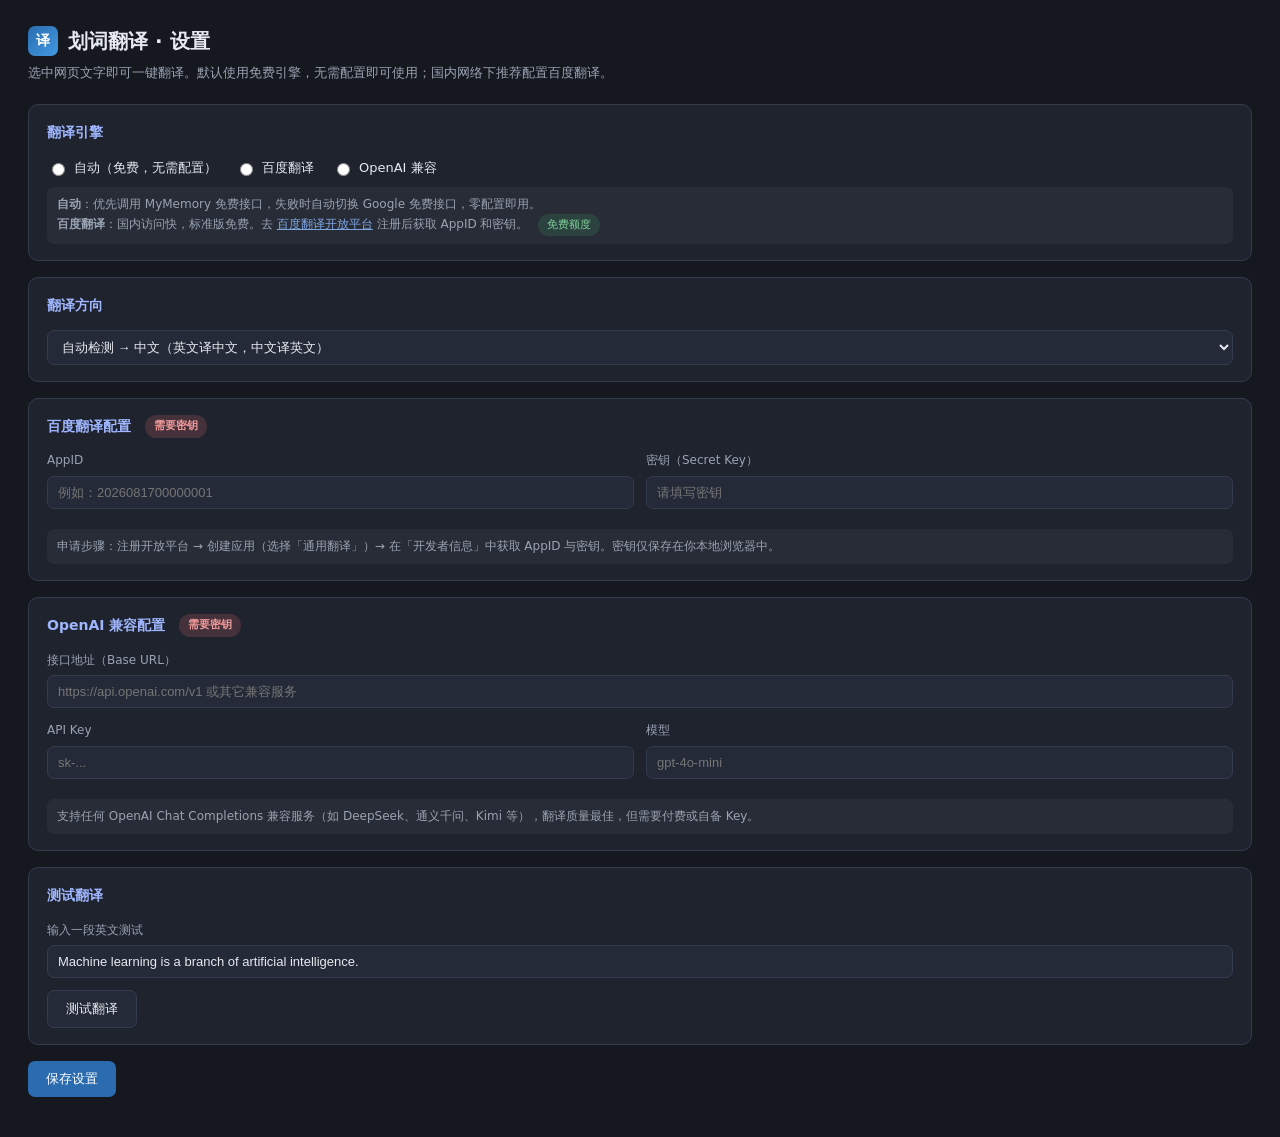
<file: extensions/划词英译中/options.html>
<!DOCTYPE html>
<html lang="zh-CN">
<head>
<meta charset="UTF-8">
<title>划词翻译 · 设置</title>
<style>
  :root {
    --bg: #15181f;
    --panel: #1e232e;
    --panel2: #242a37;
    --border: #333c4d;
    --text: #e6e9ef;
    --muted: #9aa3b2;
    --accent: #2b6cb0;
    --accent-h: #1a5aa8;
    --ok: #3f9d63;
    --err: #e06c6c;
  }
  * { box-sizing: border-box; }
  body {
    margin: 0;
    background: var(--bg);
    color: var(--text);
    font: 14px/1.7 "Segoe UI", "Microsoft YaHei", system-ui, sans-serif;
    min-width: 560px;
    padding: 24px 28px 40px;
  }
  h1 {
    font-size: 20px;
    margin: 0 0 4px;
    display: flex;
    align-items: center;
    gap: 10px;
  }
  .logo {
    width: 30px; height: 30px;
    border-radius: 7px;
    background: linear-gradient(135deg, #2b6cb0, #4299e1);
    display: inline-flex; align-items: center; justify-content: center;
    color: #fff; font-size: 14px; font-weight: 700;
  }
  .sub { color: var(--muted); font-size: 13px; margin: 0 0 20px; }
  .panel {
    background: var(--panel);
    border: 1px solid var(--border);
    border-radius: 10px;
    padding: 16px 18px;
    margin-bottom: 16px;
  }
  .panel h2 {
    font-size: 14px;
    margin: 0 0 12px;
    color: #9fb6ff;
    display: flex;
    align-items: center;
    gap: 8px;
  }
  .field { margin-bottom: 12px; }
  .field:last-child { margin-bottom: 0; }
  label { display: block; font-size: 12px; color: var(--muted); margin-bottom: 5px; }
  input, select {
    width: 100%;
    background: var(--panel2);
    border: 1px solid var(--border);
    color: var(--text);
    border-radius: 7px;
    padding: 8px 10px;
    font-size: 13px;
    outline: none;
  }
  input:focus, select:focus { border-color: var(--accent); }
  .row { display: flex; gap: 12px; }
  .row .field { flex: 1; }
  .radio-group { display: flex; gap: 18px; }
  .radio-group label {
    display: flex; align-items: center; gap: 6px;
    color: var(--text); font-size: 13px; cursor: pointer;
    margin: 0;
  }
  .radio-group input { width: auto; }
  .hint {
    font-size: 12px;
    color: var(--muted);
    background: rgba(255,255,255,0.04);
    border-radius: 7px;
    padding: 8px 10px;
    margin-top: 8px;
    line-height: 1.6;
  }
  .hint a { color: #7fa6e0; }
  .actions { display: flex; gap: 10px; align-items: center; margin-top: 4px; }
  button {
    border: none;
    border-radius: 7px;
    padding: 9px 18px;
    font-size: 13px;
    cursor: pointer;
    transition: background 0.15s ease;
  }
  .primary { background: var(--accent); color: #fff; }
  .primary:hover { background: var(--accent-h); }
  .ghost { background: var(--panel2); color: var(--text); border: 1px solid var(--border); }
  .ghost:hover { border-color: var(--accent); }
  #status { font-size: 13px; }
  #status.ok { color: var(--ok); }
  #status.err { color: var(--err); }
  #testResult {
    margin-top: 10px;
    background: var(--panel2);
    border-radius: 7px;
    padding: 10px 12px;
    font-size: 13px;
    white-space: pre-wrap;
    word-break: break-word;
    display: none;
  }
  .pill {
    display: inline-block;
    font-size: 11px;
    border-radius: 20px;
    padding: 2px 9px;
    margin-left: 6px;
    vertical-align: middle;
  }
  .pill.free { background: rgba(63,157,99,0.2); color: #7fd09a; }
  .pill.key  { background: rgba(224,108,108,0.2); color: #f09a9a; }
</style>
</head>
<body>
  <h1><span class="logo">译</span>划词翻译 · 设置</h1>
  <p class="sub">选中网页文字即可一键翻译。默认使用免费引擎，无需配置即可使用；国内网络下推荐配置百度翻译。</p>

  <div class="panel">
    <h2>翻译引擎</h2>
    <div class="radio-group" id="engineGroup">
      <label><input type="radio" name="engine" value="auto"> 自动（免费，无需配置）</label>
      <label><input type="radio" name="engine" value="baidu"> 百度翻译</label>
      <label><input type="radio" name="engine" value="openai"> OpenAI 兼容</label>
    </div>
    <div class="hint">
      <b>自动</b>：优先调用 MyMemory 免费接口，失败时自动切换 Google 免费接口，零配置即用。<br>
      <b>百度翻译</b>：国内访问快，标准版免费。去
      <a href="https://fanyi-api.baidu.com/" target="_blank">百度翻译开放平台</a> 注册后获取 AppID 和密钥。
      <span class="pill free">免费额度</span>
    </div>
  </div>

  <div class="panel">
    <h2>翻译方向</h2>
    <div class="field">
      <select id="direction">
        <option value="auto">自动检测 → 中文（英文译中文，中文译英文）</option>
        <option value="en2zh">固定：英文 → 中文</option>
        <option value="zh2en">固定：中文 → 英文</option>
      </select>
    </div>
  </div>

  <div class="panel" id="baiduPanel">
    <h2>百度翻译配置 <span class="pill key">需要密钥</span></h2>
    <div class="row">
      <div class="field">
        <label>AppID</label>
        <input id="baiduAppId" type="text" placeholder="例如：2026081700000001" autocomplete="off">
      </div>
      <div class="field">
        <label>密钥（Secret Key）</label>
        <input id="baiduSecretKey" type="password" placeholder="请填写密钥" autocomplete="off">
      </div>
    </div>
    <div class="hint">申请步骤：注册开放平台 → 创建应用（选择「通用翻译」）→ 在「开发者信息」中获取 AppID 与密钥。密钥仅保存在你本地浏览器中。</div>
  </div>

  <div class="panel" id="openaiPanel">
    <h2>OpenAI 兼容配置 <span class="pill key">需要密钥</span></h2>
    <div class="field">
      <label>接口地址（Base URL）</label>
      <input id="openaiBaseUrl" type="text" placeholder="https://api.openai.com/v1 或其它兼容服务">
    </div>
    <div class="row">
      <div class="field">
        <label>API Key</label>
        <input id="openaiApiKey" type="password" placeholder="sk-..." autocomplete="off">
      </div>
      <div class="field">
        <label>模型</label>
        <input id="openaiModel" type="text" placeholder="gpt-4o-mini">
      </div>
    </div>
    <div class="hint">支持任何 OpenAI Chat Completions 兼容服务（如 DeepSeek、通义千问、Kimi 等），翻译质量最佳，但需要付费或自备 Key。</div>
  </div>

  <div class="panel">
    <h2>测试翻译</h2>
    <div class="field">
      <label>输入一段英文测试</label>
      <input id="testInput" type="text" value="Machine learning is a branch of artificial intelligence.">
    </div>
    <div class="actions">
      <button class="ghost" id="testBtn">测试翻译</button>
      <span id="status"></span>
    </div>
    <div id="testResult"></div>
  </div>

  <div class="actions">
    <button class="primary" id="saveBtn">保存设置</button>
    <span id="saveStatus"></span>
  </div>

<script src="options.js"></script>
</body>
</html>
</file>
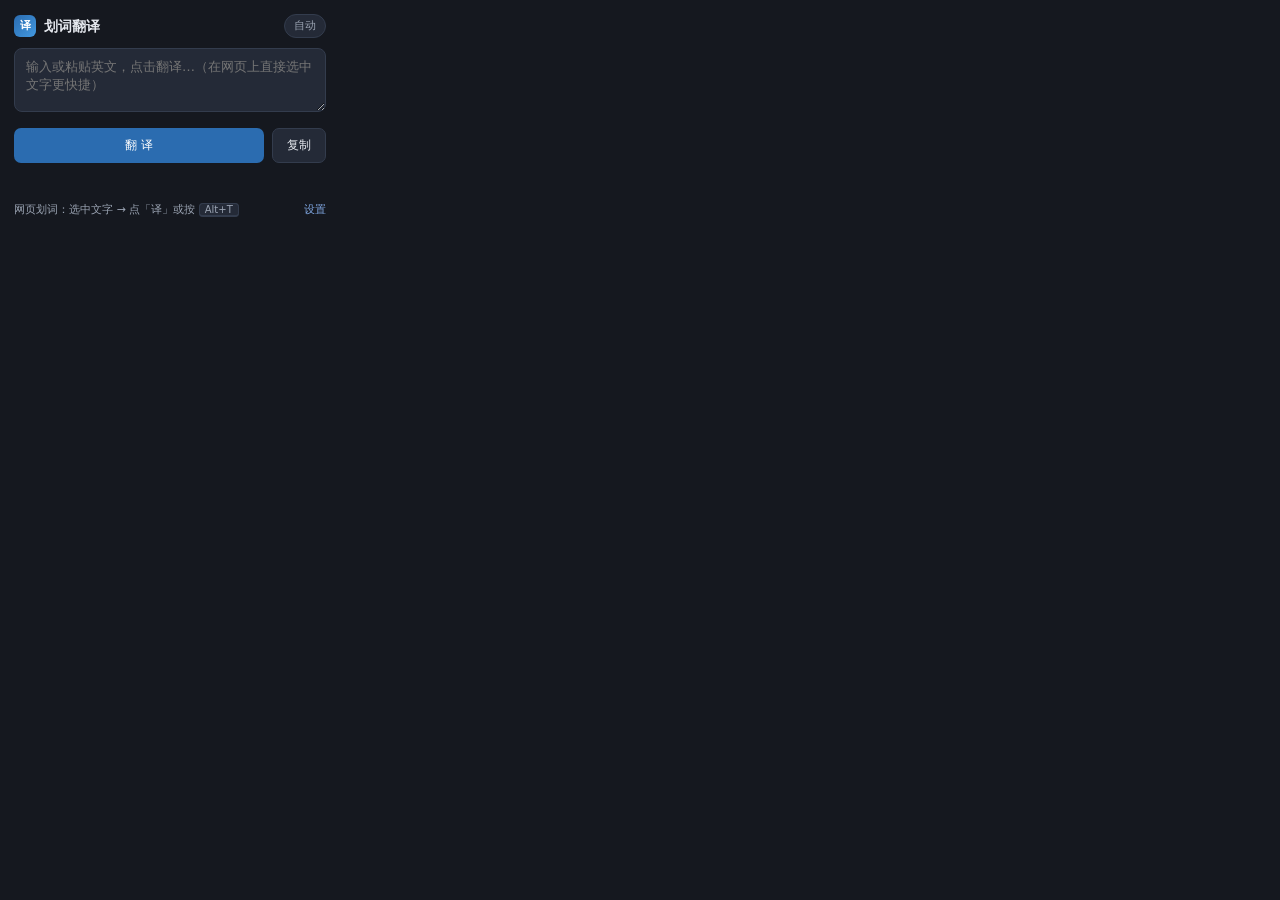
<file: extensions/划词英译中/popup.html>
<!DOCTYPE html>
<html lang="zh-CN">
<head>
<meta charset="UTF-8">
<title>划词翻译</title>
<style>
  :root {
    --bg: #15181f;
    --panel: #1e232e;
    --panel2: #242a37;
    --border: #333c4d;
    --text: #e6e9ef;
    --muted: #9aa3b2;
    --accent: #2b6cb0;
    --ok: #3f9d63;
    --err: #e06c6c;
  }
  * { box-sizing: border-box; }
  body {
    margin: 0;
    background: var(--bg);
    color: var(--text);
    font: 13px/1.6 "Segoe UI", "Microsoft YaHei", system-ui, sans-serif;
    width: 340px;
    padding: 14px;
  }
  .head {
    display: flex;
    align-items: center;
    justify-content: space-between;
    margin-bottom: 10px;
  }
  .title {
    font-size: 14px;
    font-weight: 700;
    display: flex;
    align-items: center;
    gap: 8px;
  }
  .logo {
    width: 22px; height: 22px;
    border-radius: 6px;
    background: linear-gradient(135deg, #2b6cb0, #4299e1);
    display: inline-flex; align-items: center; justify-content: center;
    color: #fff; font-size: 11px; font-weight: 700;
  }
  .engine-tag {
    font-size: 11px;
    color: var(--muted);
    background: var(--panel2);
    border: 1px solid var(--border);
    border-radius: 20px;
    padding: 2px 9px;
  }
  textarea {
    width: 100%;
    background: var(--panel2);
    border: 1px solid var(--border);
    color: var(--text);
    border-radius: 8px;
    padding: 9px 11px;
    font-size: 13px;
    resize: vertical;
    min-height: 64px;
    max-height: 180px;
    outline: none;
    font-family: inherit;
  }
  textarea:focus { border-color: var(--accent); }
  .actions { display: flex; gap: 8px; margin: 10px 0; }
  button {
    border: none;
    border-radius: 7px;
    padding: 8px 14px;
    font-size: 12px;
    cursor: pointer;
    transition: background 0.15s ease;
  }
  .primary { background: var(--accent); color: #fff; flex: 1; }
  .primary:hover { background: #1a5aa8; }
  .ghost { background: var(--panel2); color: var(--text); border: 1px solid var(--border); }
  .ghost:hover { border-color: var(--accent); }
  .result {
    background: var(--panel);
    border: 1px solid var(--border);
    border-radius: 8px;
    padding: 10px 12px;
    min-height: 60px;
    white-space: pre-wrap;
    word-break: break-word;
    font-size: 13px;
    color: #fff;
    display: none;
  }
  .result.show { display: block; }
  .result .label { font-size: 11px; color: var(--muted); margin-bottom: 3px; }
  .status { font-size: 12px; min-height: 18px; margin-top: 6px; }
  .status.ok { color: var(--ok); }
  .status.err { color: var(--err); }
  .foot {
    display: flex;
    justify-content: space-between;
    align-items: center;
    margin-top: 10px;
    font-size: 11px;
    color: var(--muted);
  }
  .foot a { color: #7fa6e0; text-decoration: none; cursor: pointer; }
  .foot a:hover { text-decoration: underline; }
  .kbd {
    background: var(--panel2);
    border: 1px solid var(--border);
    border-bottom-width: 2px;
    border-radius: 4px;
    padding: 0 5px;
    font-size: 10px;
  }
</style>
</head>
<body>
  <div class="head">
    <div class="title"><span class="logo">译</span>划词翻译</div>
    <span class="engine-tag" id="engineTag">自动</span>
  </div>

  <textarea id="input" placeholder="输入或粘贴英文，点击翻译…（在网页上直接选中文字更快捷）"></textarea>

  <div class="actions">
    <button class="primary" id="translateBtn">翻 译</button>
    <button class="ghost" id="copyBtn">复制</button>
  </div>

  <div class="result" id="result">
    <div class="label">翻译结果</div>
    <div id="resultText"></div>
  </div>
  <div class="status" id="status"></div>

  <div class="foot">
    <span>网页划词：选中文字 → 点「译」或按 <span class="kbd">Alt+T</span></span>
    <a id="openOptions">设置</a>
  </div>

<script src="popup.js"></script>
</body>
</html>
</file>
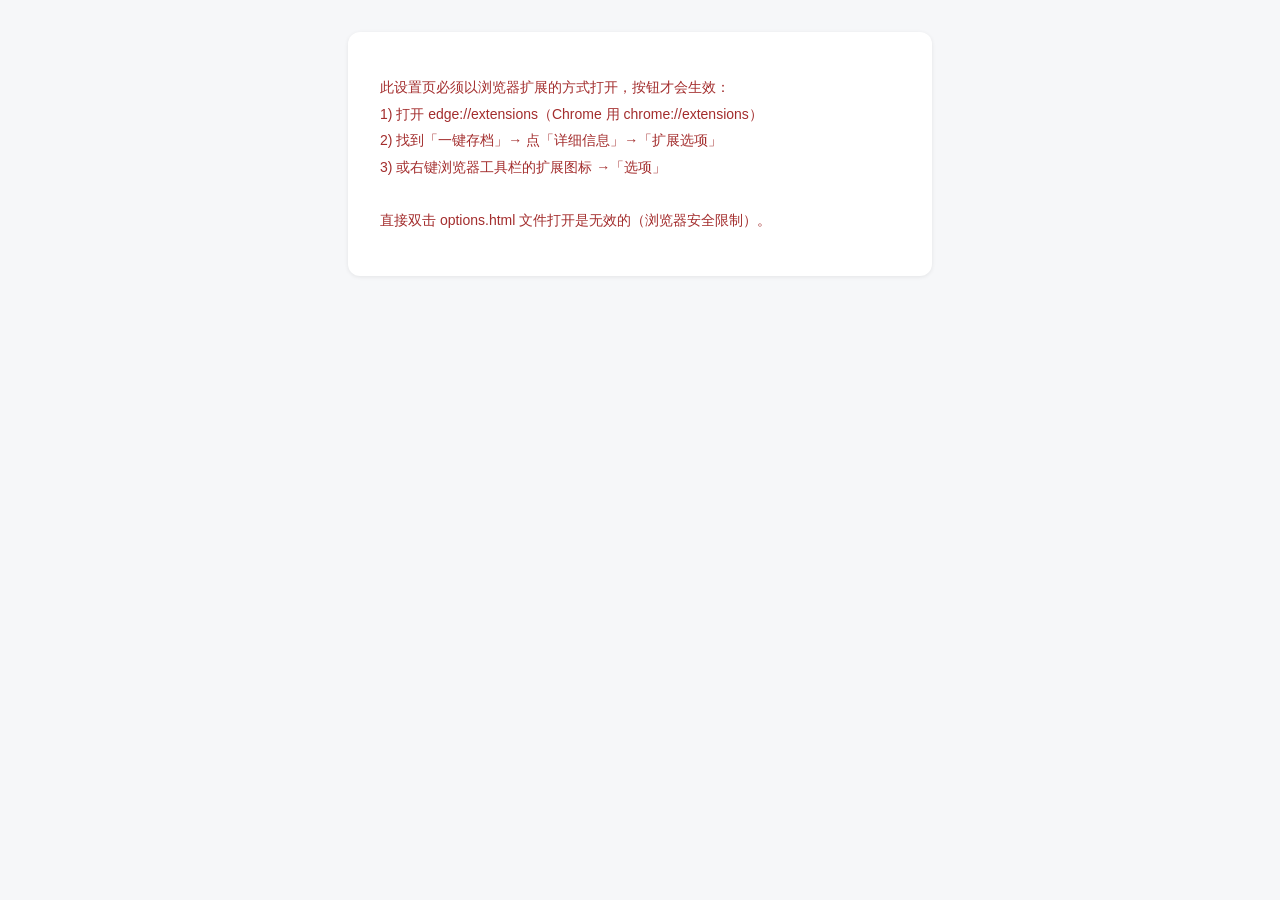
<file: extensions/一键存档/webext/options.html>
<!DOCTYPE html>
<html lang="zh-CN">
<head>
<meta charset="UTF-8">
<title>一键存档 · 选项</title>
<style>
  body {
    font-family: "Microsoft YaHei", "PingFang SC", sans-serif;
    background: #f6f7f9;
    margin: 0;
    padding: 32px 24px;
    color: #1f2329;
  }
  .card {
    max-width: 520px;
    margin: 0 auto;
    background: #fff;
    border-radius: 12px;
    padding: 28px 32px;
    box-shadow: 0 1px 4px rgba(0,0,0,.08);
  }
  h1 { font-size: 20px; margin: 0 0 6px; }
  .desc { color: #6b7280; font-size: 13px; line-height: 1.7; margin: 0 0 22px; }
  .field { margin-bottom: 18px; }
  label { display: block; font-size: 13px; font-weight: 600; margin-bottom: 6px; }
  input {
    width: 100%;
    box-sizing: border-box;
    padding: 9px 12px;
    font-size: 14px;
    border: 1px solid #d1d5db;
    border-radius: 8px;
    outline: none;
  }
  input:focus { border-color: #185fa5; box-shadow: 0 0 0 2px rgba(24,95,165,.15); }
  .hint { color: #9ca3af; font-size: 12px; margin-top: 5px; line-height: 1.6; }
  .row { display: flex; gap: 10px; align-items: center; margin-top: 8px; }
  button {
    padding: 9px 18px;
    font-size: 14px;
    border: none;
    border-radius: 8px;
    cursor: pointer;
  }
  .primary { background: #185fa5; color: #fff; }
  .primary:hover { background: #0c447c; }
  .ghost { background: #eef1f5; color: #374151; }
  .ghost:hover { background: #e2e6ec; }
  .status { font-size: 13px; margin-left: 6px; }
  .ok { color: #0f6e56; }
  .err { color: #a32d2d; }
  .ok, .err { transition: opacity .2s; }
</style>
</head>
<body>
<div class="card">
  <h1>一键存档 · 设置</h1>
    <p class="desc">
      1. 先双击桌面 <b>一键存档.exe</b>，启动本地存档工具；<br>
      2. 把启动窗口里显示的<b>访问令牌</b>填到下面；<br>
      3. 选中网页文字，按 <b>Alt+S</b> 即可保存到我的笔记.md。
    </p>

  <div class="field">
    <label for="token">访问令牌</label>
    <input id="token" type="text" placeholder="例如：aB3xK9...（本地工具启动时显示）" autocomplete="off">
    <div class="hint">令牌只在本机使用，防止其他网页偷偷向本地工具写入内容。</div>
    <div class="hint" id="tokenState" style="font-weight:600;margin-top:8px;"></div>
  </div>

  <div class="field">
    <label for="host">本地服务地址</label>
    <input id="host" type="text" placeholder="http://127.0.0.1:8631">
    <div class="hint">一般保持默认；若在配置里改过端口，这里同步修改。</div>
  </div>

  <div class="row">
    <button id="save" class="primary">保存设置</button>
    <button id="test" class="ghost">测试连接</button>
    <span id="status" class="status"></span>
  </div>
</div>

<script src="options.js"></script>
</body>
</html>
</file>
